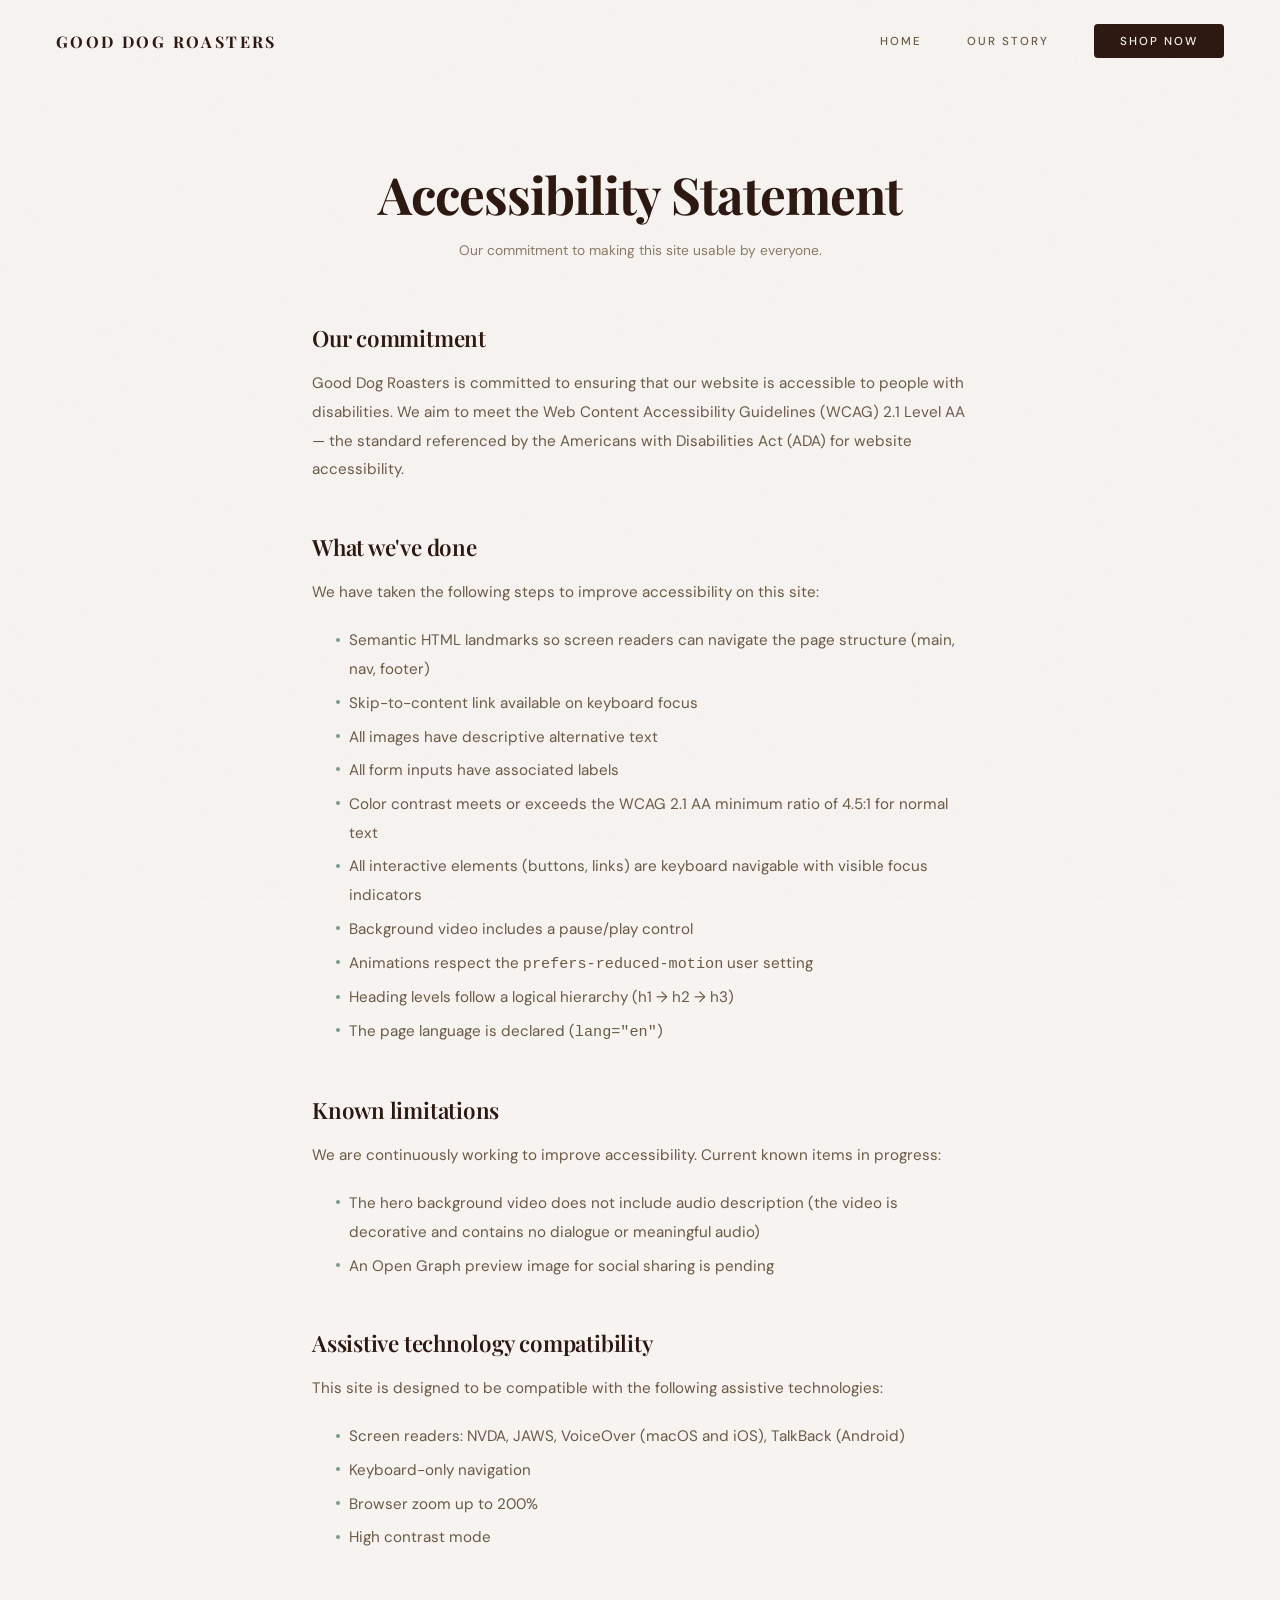
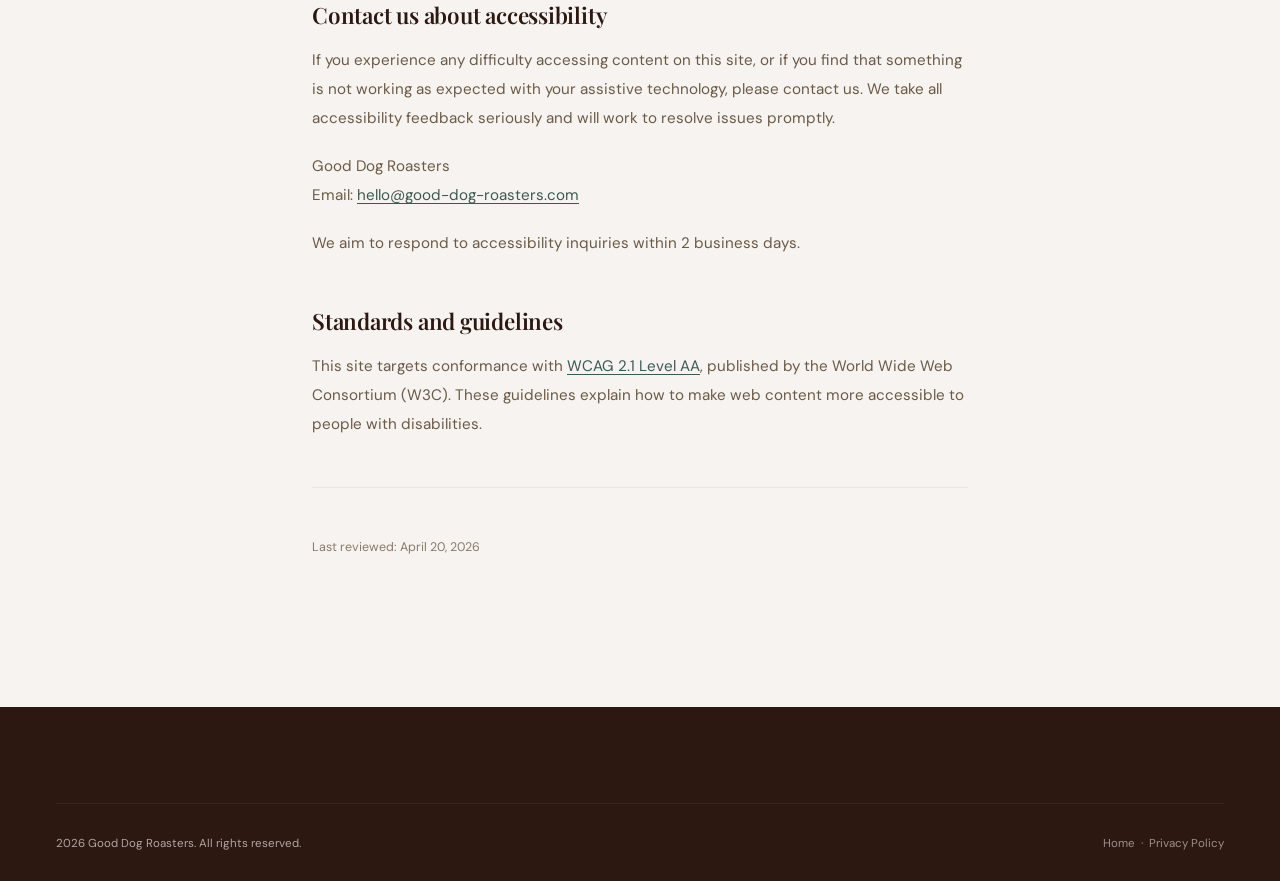
<file: accessibility.html>
<!DOCTYPE html>
<html lang="en">
<head>
<meta charset="UTF-8">
<meta name="viewport" content="width=device-width, initial-scale=1.0">
<title>Accessibility Statement — Good Dog Roasters</title>
<meta name="description" content="Good Dog Roasters accessibility statement. Our commitment to making this site usable by everyone.">
<meta name="robots" content="noindex, follow">
<link rel="canonical" href="https://good-dog-roasters.com/accessibility.html">
<meta property="og:title" content="Accessibility Statement — Good Dog Roasters">
<meta property="og:url" content="https://good-dog-roasters.com/accessibility.html">
<meta property="og:type" content="website">
<meta property="og:image" content="https://good-dog-roasters.com/assets/og-image.jpg">
<link rel="manifest" href="assets/site.webmanifest">
<!-- Favicon -->
<link rel="icon" type="image/x-icon" href="assets/favicon.ico">
<link rel="icon" type="image/png" sizes="32x32" href="assets/favicon-32x32.png">
<link rel="icon" type="image/png" sizes="16x16" href="assets/favicon-16x16.png">
<link rel="apple-touch-icon" sizes="180x180" href="assets/apple-touch-icon.png">
<meta name="theme-color" content="#2C1810">
<link rel="preconnect" href="https://fonts.googleapis.com">
<link href="https://fonts.googleapis.com/css2?family=Playfair+Display:ital,wght@0,400;0,500;0,600;0,700;0,800;1,400;1,500&family=DM+Sans:ital,wght@0,300;0,400;0,500;0,600;1,300;1,400&display=swap" rel="stylesheet">
<link rel="stylesheet" href="style.css">
</head>
<body>

<nav aria-label="Main navigation">
  <a href="index.html" class="n-logo">Good Dog Roasters</a>
  <div class="n-links">
    <a href="index.html">Home</a>
    <a href="index.html#story">Our Story</a>
    <a href="https://good-dog-roasters.myshopify.com" target="_blank" class="n-cta">Shop Now</a>
  </div>
</nav>

<main id="main">

<div class="policy-hero">
  <h1>Accessibility Statement</h1>
  <p>Our commitment to making this site usable by everyone.</p>
</div>

<div class="policy-content">

<h2>Our commitment</h2>
<p>Good Dog Roasters is committed to ensuring that our website is accessible to people with disabilities. We aim to meet the Web Content Accessibility Guidelines (WCAG) 2.1 Level AA — the standard referenced by the Americans with Disabilities Act (ADA) for website accessibility.</p>

<h2>What we've done</h2>
<p>We have taken the following steps to improve accessibility on this site:</p>
<ul>
  <li>Semantic HTML landmarks so screen readers can navigate the page structure (main, nav, footer)</li>
  <li>Skip-to-content link available on keyboard focus</li>
  <li>All images have descriptive alternative text</li>
  <li>All form inputs have associated labels</li>
  <li>Color contrast meets or exceeds the WCAG 2.1 AA minimum ratio of 4.5:1 for normal text</li>
  <li>All interactive elements (buttons, links) are keyboard navigable with visible focus indicators</li>
  <li>Background video includes a pause/play control</li>
  <li>Animations respect the <code>prefers-reduced-motion</code> user setting</li>
  <li>Heading levels follow a logical hierarchy (h1 → h2 → h3)</li>
  <li>The page language is declared (<code>lang="en"</code>)</li>
</ul>

<h2>Known limitations</h2>
<p>We are continuously working to improve accessibility. Current known items in progress:</p>
<ul>
  <li>The hero background video does not include audio description (the video is decorative and contains no dialogue or meaningful audio)</li>
  <li>An Open Graph preview image for social sharing is pending</li>
</ul>

<h2>Assistive technology compatibility</h2>
<p>This site is designed to be compatible with the following assistive technologies:</p>
<ul>
  <li>Screen readers: NVDA, JAWS, VoiceOver (macOS and iOS), TalkBack (Android)</li>
  <li>Keyboard-only navigation</li>
  <li>Browser zoom up to 200%</li>
  <li>High contrast mode</li>
</ul>

<h2>Contact us about accessibility</h2>
<p>If you experience any difficulty accessing content on this site, or if you find that something is not working as expected with your assistive technology, please contact us. We take all accessibility feedback seriously and will work to resolve issues promptly.</p>
<p>Good Dog Roasters<br>
Email: <a href="mailto:hello@good-dog-roasters.com">hello@good-dog-roasters.com</a></p>
<p>We aim to respond to accessibility inquiries within 2 business days.</p>

<h2>Standards and guidelines</h2>
<p>This site targets conformance with <a href="https://www.w3.org/TR/WCAG21/" target="_blank" rel="noopener">WCAG 2.1 Level AA</a>, published by the World Wide Web Consortium (W3C). These guidelines explain how to make web content more accessible to people with disabilities.</p>

<p class="updated">Last reviewed: April 20, 2026</p>

</div>

</main>

<footer>
  <div class="f-bottom">
    <span>2026 Good Dog Roasters. All rights reserved.</span>
    <span><a href="index.html" class="f-privacy">Home</a> &nbsp;&middot;&nbsp; <a href="privacy.html" class="f-privacy">Privacy Policy</a></span>
  </div>
</footer>

</body>
</html>
</file>
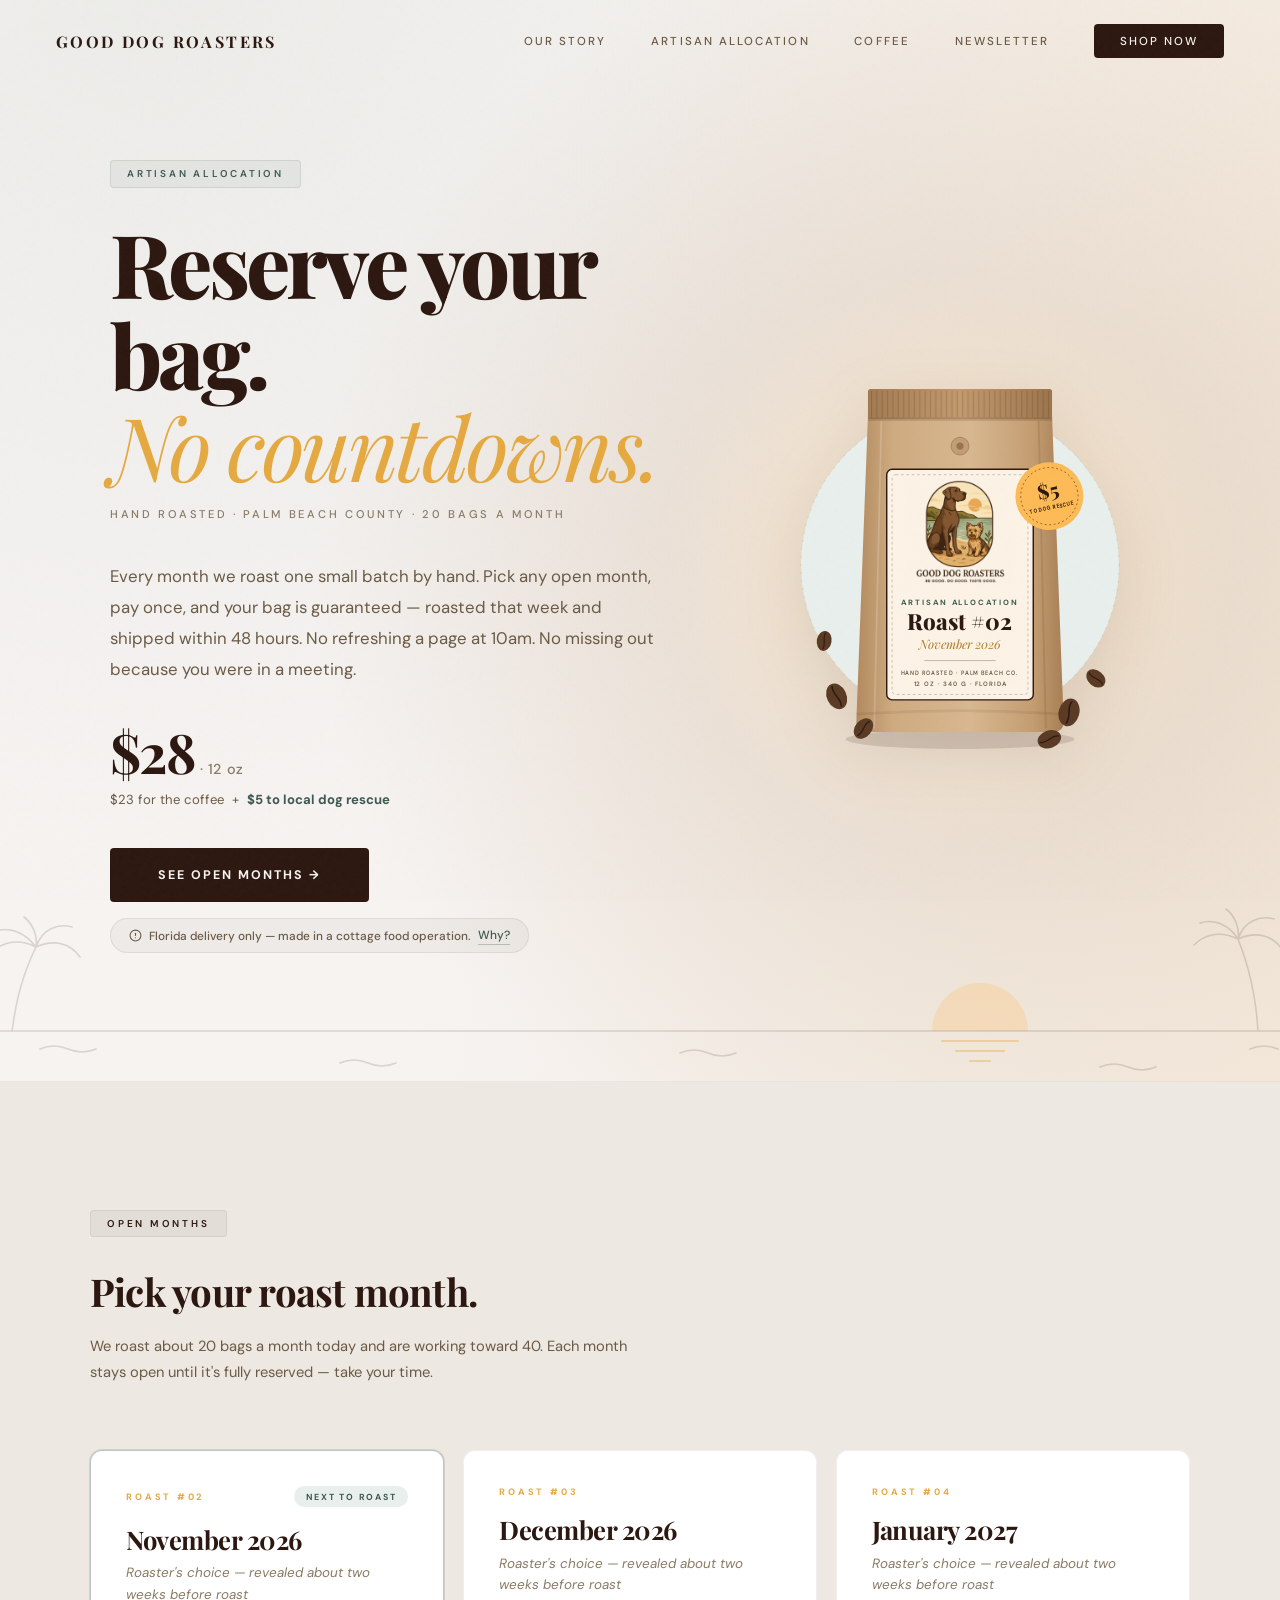
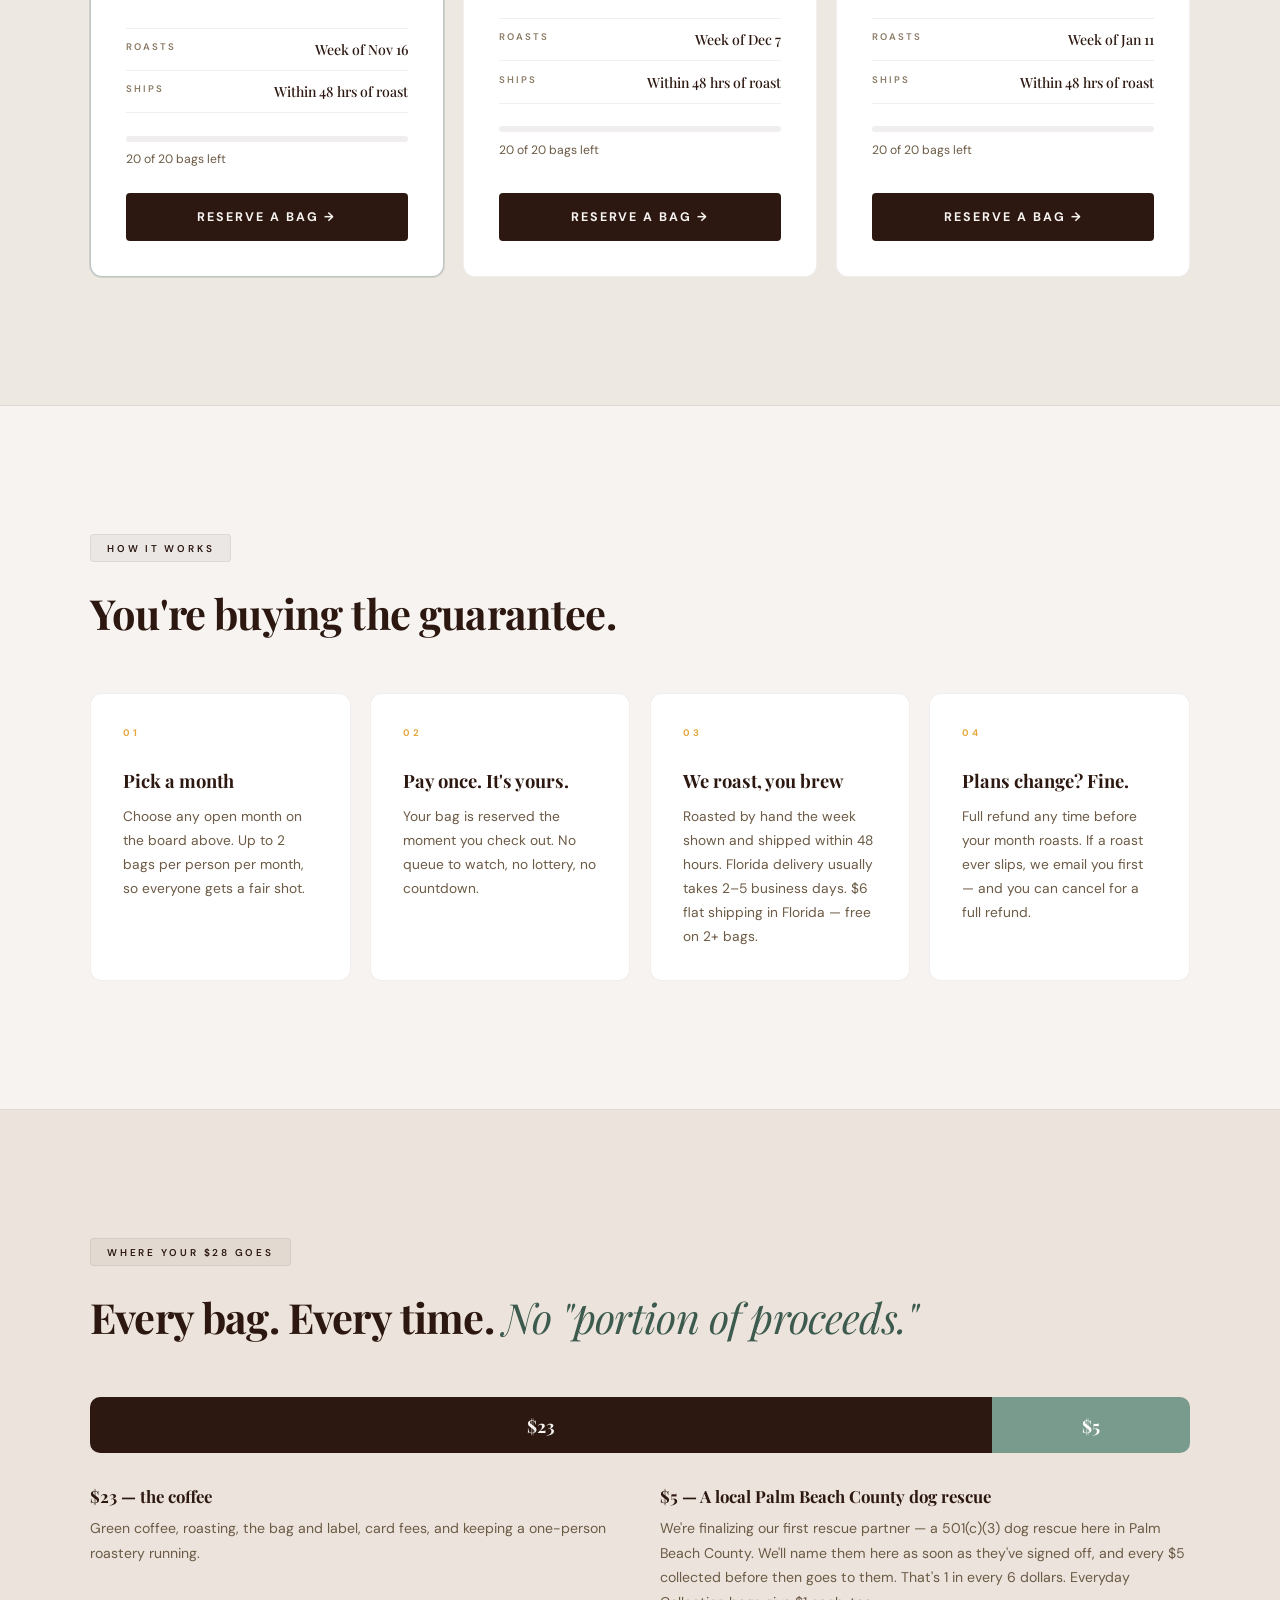
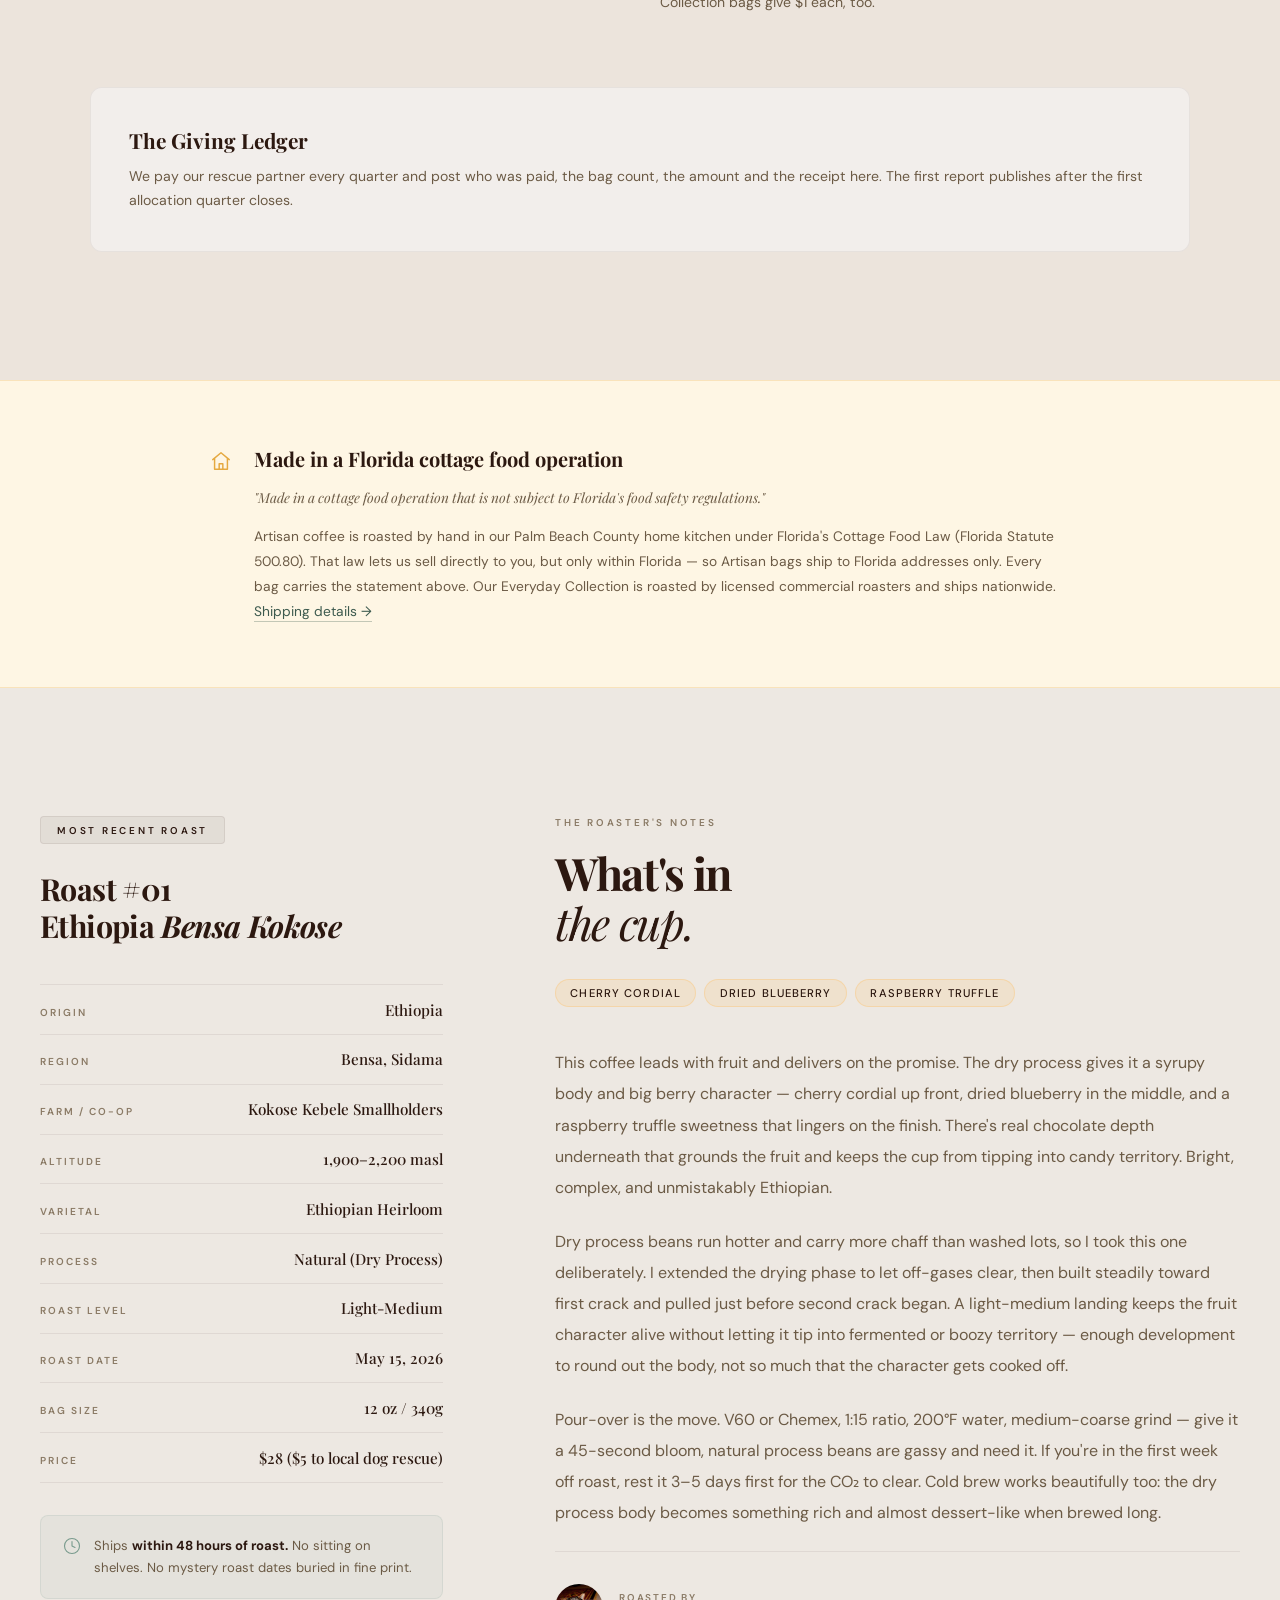
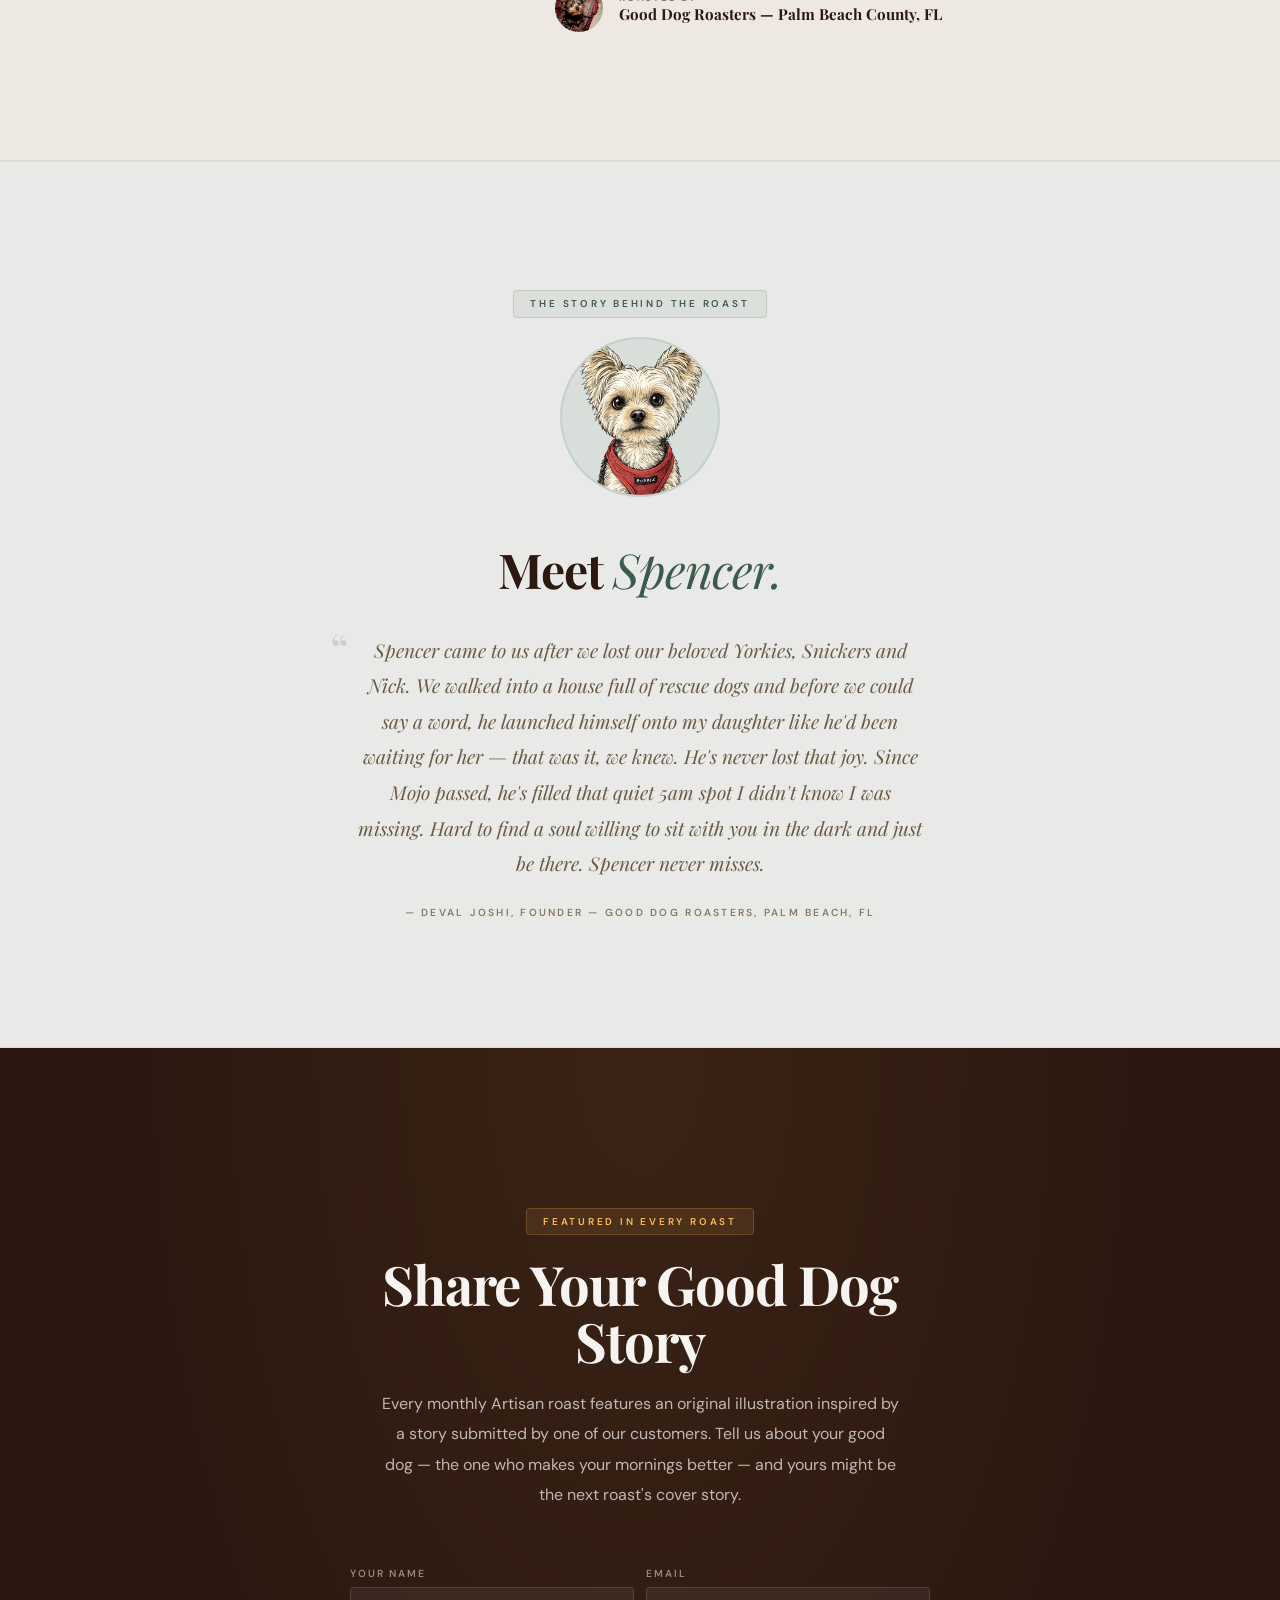
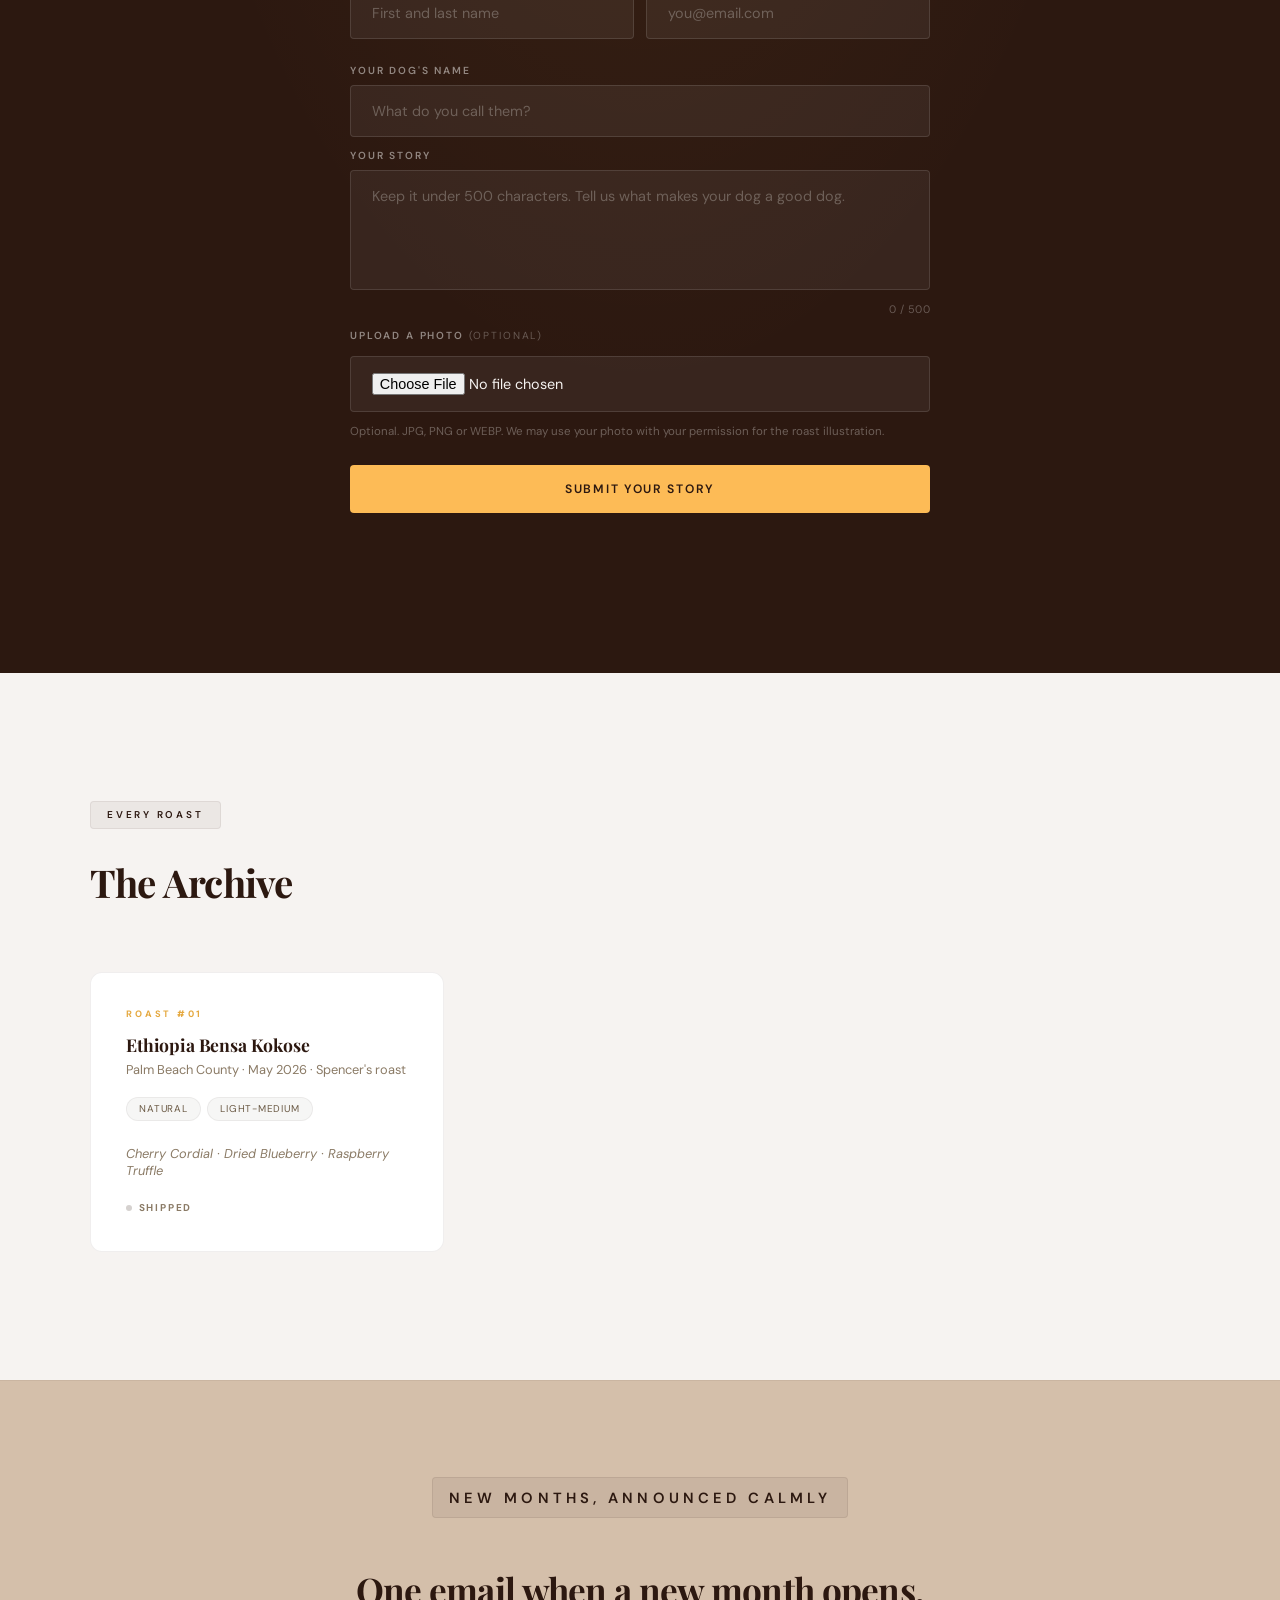
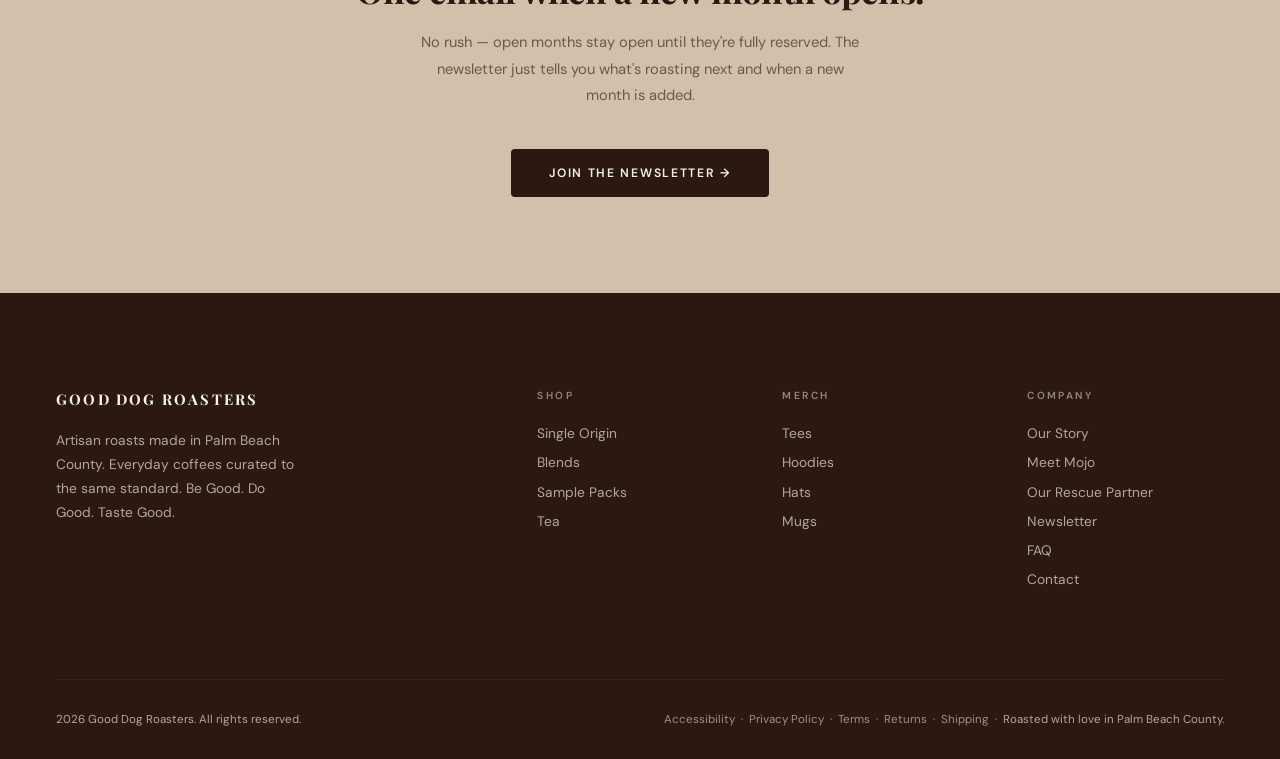
<file: drops.html>
<!DOCTYPE html>
<html lang="en">
<head>
<meta charset="UTF-8">
<meta name="viewport" content="width=device-width, initial-scale=1.0">
<title>Artisan Allocation — Good Dog Roasters</title>
<meta name="description" content="Reserve a bag of small-batch coffee hand-roasted in Palm Beach County, FL. Pick a month, pay once, and it's yours — roasted that week, shipped within 48 hours. $5 from every bag goes to local dog rescue.">
<meta name="robots" content="index, follow">
<link rel="canonical" href="https://good-dog-roasters.com/drops.html">

<link rel="icon" type="image/x-icon" href="assets/favicon.ico">
<link rel="icon" type="image/png" sizes="32x32" href="assets/favicon-32x32.png">
<link rel="apple-touch-icon" sizes="180x180" href="assets/apple-touch-icon.png">
<link rel="manifest" href="assets/site.webmanifest">
<meta name="theme-color" content="#2C1810">

<link rel="preconnect" href="https://fonts.googleapis.com">
<link href="https://fonts.googleapis.com/css2?family=Playfair+Display:ital,wght@0,400;0,500;0,600;0,700;0,800;1,400;1,500&family=DM+Sans:ital,wght@0,300;0,400;0,500;0,600;1,300;1,400&display=swap" rel="stylesheet">
<link rel="stylesheet" href="style.css">

</head>
<body>

<a href="#main" class="skip-link">Skip to main content</a>

<nav id="nav" aria-label="Main navigation">
  <a href="index.html" class="n-logo">Good Dog Roasters</a>
  <div class="n-links">
    <a href="index.html#story">Our Story</a>
    <a href="drops.html">Artisan Allocation</a>
    <a href="index.html#coffee">Coffee</a>
    <a href="index.html#waitlist">Newsletter</a>
    <a href="https://good-dog-roasters.myshopify.com" target="_blank" class="n-cta">Shop Now</a>
  </div>
</nav>

<main id="main">

<!-- ═══ HERO ═══ -->
<section class="drop-hero has-art">
  <!-- Palm Beach horizon — faint line art along the bottom of the hero -->
  <svg class="drop-horizon" viewBox="0 0 1440 200" preserveAspectRatio="xMidYMax slice" aria-hidden="true" focusable="false">
    <g class="hz-sun">
      <path d="M1012 150 A48 48 0 0 1 1108 150 Z"/>
      <path class="hz-glint" d="M1022 160 H1098 M1036 170 H1084 M1050 180 H1070" fill="none"/>
    </g>
    <g class="hz-line" fill="none">
      <path d="M0 150 H1440"/>
      <path d="M120 168 q14 -6 28 0 t28 0 M420 182 q14 -6 28 0 t28 0 M760 172 q14 -6 28 0 t28 0 M1180 186 q14 -6 28 0 t28 0 M1330 168 q14 -6 28 0"/>
      <!-- palms -->
      <path d="M92 150 C96 120 102 95 116 66"/>
      <path d="M116 66 C100 58 84 60 70 72 M116 66 C104 50 88 46 76 50 M116 66 C122 48 138 42 152 46 M116 66 C134 58 150 62 160 76 M116 66 C118 54 112 42 104 36"/>
      <path d="M1338 150 C1336 116 1330 88 1318 58"/>
      <path d="M1318 58 C1302 50 1286 52 1274 64 M1318 58 C1308 42 1292 38 1280 42 M1318 58 C1324 40 1340 34 1354 38 M1318 58 C1336 50 1352 54 1362 68 M1318 58 C1320 46 1314 34 1306 28"/>
      <path d="M1388 150 C1390 128 1394 110 1402 92"/>
      <path d="M1402 92 C1390 86 1378 88 1370 96 M1402 92 C1396 80 1384 78 1376 80 M1402 92 C1408 80 1420 76 1430 80 M1402 92 C1414 88 1424 92 1430 100"/>
    </g>
  </svg>
  <div class="drop-hero-inner">
  <div class="drop-hero-content">
    <p class="s-label drop-label">Artisan Allocation</p>
    <h1 class="drop-hero-name">Reserve your bag.<br><em>No countdowns.</em></h1>
    <p class="drop-roast-line">Hand Roasted · Palm Beach County · <span id="js-capacity-line"></span></p>
    <p class="alloc-lede">Every month we roast one small batch by hand. Pick any open month, pay once, and your bag is guaranteed — roasted that week and shipped within 48 hours. No refreshing a page at 10am. No missing out because you were in a meeting.</p>

    <div class="alloc-price">
      <div class="alloc-price-num">$<span id="js-price"></span><span class="alloc-price-size" id="js-bag-size"></span></div>
      <div class="alloc-price-split" id="js-price-split"></div>
    </div>

    <a href="#batches" class="drop-cta-btn">See Open Months &rarr;</a>
    <p class="drop-fl-notice">
      <svg width="13" height="13" viewBox="0 0 24 24" fill="none" stroke="currentColor" stroke-width="2" stroke-linecap="round" stroke-linejoin="round" aria-hidden="true"><circle cx="12" cy="12" r="10"/><line x1="12" y1="8" x2="12" y2="12"/><line x1="12" y1="16" x2="12.01" y2="16"/></svg>
      Florida delivery only — made in a cottage food operation. <a href="#cottage-food" class="drop-fl-link">Why?</a>
    </p>
  </div>
  <div class="drop-hero-art" id="js-hero-art"></div>
  </div>
</section>

<!-- ═══ OPEN MONTHS ═══ -->
<section class="alloc-board" id="batches">
  <div class="alloc-board-inner">
    <div class="drop-archive-header rv">
      <p class="s-label">Open Months</p>
      <h2>Pick your roast month.</h2>
      <p class="alloc-board-note" id="js-board-note"></p>
    </div>
    <div class="batch-grid" id="js-batches"></div>
  </div>
</section>

<!-- ═══ HOW IT WORKS ═══ -->
<section class="alloc-how">
  <div class="alloc-how-inner">
    <div class="rv">
      <p class="s-label">How It Works</p>
      <h2 class="alloc-how-title">You're buying the guarantee.</h2>
    </div>
    <div class="alloc-steps">
      <div class="alloc-step rv">
        <span class="origin-num">01</span>
        <h3>Pick a month</h3>
        <p id="js-step-limit"></p>
      </div>
      <div class="alloc-step rv d1">
        <span class="origin-num">02</span>
        <h3>Pay once. It's yours.</h3>
        <p>Your bag is reserved the moment you check out. No queue to watch, no lottery, no countdown.</p>
      </div>
      <div class="alloc-step rv d2">
        <span class="origin-num">03</span>
        <h3>We roast, you brew</h3>
        <p>Roasted by hand the week shown and shipped within 48 hours. Florida delivery usually takes 2–5 business days. <span id="js-step-shipping"></span></p>
      </div>
      <div class="alloc-step rv d3">
        <span class="origin-num">04</span>
        <h3>Plans change? Fine.</h3>
        <p>Full refund any time before your month roasts. If a roast ever slips, we email you first — and you can cancel for a full refund.</p>
      </div>
    </div>
  </div>
</section>

<!-- ═══ WHERE YOUR MONEY GOES ═══ -->
<section class="alloc-giving" id="giving">
  <div class="alloc-giving-inner">
    <div class="rv">
      <p class="s-label">Where Your $<span class="js-price"></span> Goes</p>
      <h2 class="alloc-how-title">Every bag. Every time. <em>No "portion of proceeds."</em></h2>
    </div>
    <div class="split-bar rv" id="js-split-bar" role="img"></div>
    <div class="split-legend rv">
      <div>
        <strong>$<span class="js-coffee-share"></span> — the coffee</strong>
        <p>Green coffee, roasting, the bag and label, card fees, and keeping a one-person roastery running.</p>
      </div>
      <div>
        <strong>$<span class="js-donation"></span> — <span id="js-charity-name"></span></strong>
        <p id="js-charity-desc"></p>
      </div>
    </div>

    <div class="ledger rv">
      <h3>The Giving Ledger</h3>
      <p class="ledger-note" id="js-ledger-note"></p>
      <div class="ledger-scroll">
        <table class="ledger-table" id="js-ledger"></table>
      </div>
    </div>
  </div>
</section>

<!-- ═══ COTTAGE FOOD NOTICE ═══ -->
<section class="cottage-notice" id="cottage-food" aria-labelledby="cottage-title">
  <div class="cottage-notice-inner rv">
    <svg width="22" height="22" viewBox="0 0 24 24" fill="none" stroke="currentColor" stroke-width="1.6" stroke-linecap="round" stroke-linejoin="round" aria-hidden="true"><path d="M3 10.5 12 3l9 7.5"/><path d="M5 9.5V21h14V9.5"/><path d="M10 21v-6h4v6"/></svg>
    <div>
      <h2 id="cottage-title">Made in a Florida cottage food operation</h2>
      <p class="cottage-statement">"Made in a cottage food operation that is not subject to Florida's food safety regulations."</p>
      <p>Artisan coffee is roasted by hand in our Palm Beach County home kitchen under Florida's Cottage Food Law (Florida Statute 500.80). That law lets us sell directly to you, but only within Florida — so Artisan bags ship to Florida addresses only. Every bag carries the statement above. Our Everyday Collection is roasted by licensed commercial roasters and ships nationwide. <a href="shipping.html" class="drop-fl-link">Shipping details &rarr;</a></p>
    </div>
  </div>
</section>

<!-- ═══ ROAST PROFILE ═══ -->
<section class="drop-profile">
  <div class="drop-profile-inner">
    <div class="drop-stats-panel rv">
      <div class="drop-stats-header">
        <p class="s-label" id="js-profile-label"></p>
        <h2 id="js-stats-heading"></h2>
      </div>
      <ul class="drop-stat-list" id="js-stat-list"></ul>
      <div class="drop-freshness">
        <svg width="18" height="18" viewBox="0 0 24 24" fill="none" stroke="currentColor" stroke-width="1.5" stroke-linecap="round" stroke-linejoin="round" aria-hidden="true"><circle cx="12" cy="12" r="10"/><polyline points="12 6 12 12 16 14"/></svg>
        <p>Ships <strong>within 48 hours of roast.</strong> No sitting on shelves. No mystery roast dates buried in fine print.</p>
      </div>
    </div>

    <div class="drop-notes-panel rv d1">
      <p class="drop-notes-eyebrow">The Roaster's Notes</p>
      <h2 class="drop-notes-title" id="js-notes-title"></h2>
      <div class="drop-tasting" id="js-tasting-notes"></div>
      <div class="drop-description" id="js-roaster-notes"></div>
      <div class="drop-roaster-sig">
        <img src="assets/mojo.jpg" alt="Mojo" onerror="this.style.display='none'">
        <div class="drop-roaster-sig-text">
          <span>Roasted by</span>
          <strong>Good Dog Roasters — Palm Beach County, FL</strong>
        </div>
      </div>
    </div>
  </div>
</section>

<!-- ═══ FEATURED STORY ═══ -->
<section class="drop-story-section">
  <div class="drop-story-inner rv">
    <p class="s-label">The Story Behind the Roast</p>
    <div class="drop-story-illus" id="js-story-illus">
      <div class="drop-story-illus-ph">
        <svg viewBox="0 0 24 24" fill="none" stroke="currentColor" stroke-width="1" aria-hidden="true"><rect x="3" y="3" width="18" height="18" rx="2"/><circle cx="8.5" cy="8.5" r="1.5"/><path d="M21 15l-5-5L5 21"/></svg>
      </div>
    </div>
    <h2 class="drop-story-dog" id="js-story-dog"></h2>
    <blockquote class="drop-story-quote" id="js-story-quote"></blockquote>
    <p class="drop-story-author" id="js-story-author"></p>
  </div>
</section>

<!-- ═══ SHARE YOUR STORY ═══ -->
<section class="dog-stories" id="share">
  <div class="rv">
    <p class="s-label">Featured in Every Roast</p>
    <h2 class="s-title">Share Your Good Dog Story</h2>
    <p class="s-body">Every monthly Artisan roast features an original illustration inspired by a story submitted by one of our customers. Tell us about your good dog — the one who makes your mornings better — and yours might be the next roast's cover story.</p>
  </div>
  <form class="story-form rv d1" name="good-dog-story" data-netlify="true" data-netlify-honeypot="bot-field" id="story-form" onsubmit="handleStoryForm(event)">
    <input type="hidden" name="form-name" value="good-dog-story">
    <p style="display:none"><label>Don't fill this out: <input name="bot-field"></label></p>
    <div class="story-form-row">
      <div class="story-form-field">
        <label for="story-name">Your Name</label>
        <input type="text" id="story-name" name="name" placeholder="First and last name" required>
      </div>
      <div class="story-form-field">
        <label for="story-email">Email</label>
        <input type="email" id="story-email" name="email" placeholder="you@email.com" required>
      </div>
    </div>
    <div class="story-form-field">
      <label for="story-dog">Your Dog's Name</label>
      <input type="text" id="story-dog" name="dog_name" placeholder="What do you call them?" required>
    </div>
    <div class="story-form-field">
      <label for="story-text">Your Story</label>
      <textarea id="story-text" name="story" maxlength="500" placeholder="Keep it under 500 characters. Tell us what makes your dog a good dog." required></textarea>
      <div class="story-char-row"><span class="story-char" id="story-char-count">0 / 500</span></div>
    </div>
    <div class="story-form-field">
      <label class="story-file-label" for="story-photo">Upload a Photo <span style="font-weight:400;opacity:.6">(optional)</span></label>
      <input type="file" id="story-photo" name="photo" accept="image/*">
      <span class="story-file-note">Optional. JPG, PNG or WEBP. We may use your photo with your permission for the roast illustration.</span>
    </div>
    <button type="submit" class="btn-submit">Submit Your Story</button>
  </form>
  <div class="story-success rv" id="story-success">
    Thank you. We read every story.<br>If yours inspires a roast, we'll be in touch.
  </div>
</section>

<!-- ═══ ARCHIVE ═══ -->
<section class="drop-archive">
  <div class="drop-archive-inner">
    <div class="drop-archive-header rv">
      <p class="s-label">Every Roast</p>
      <h2>The Archive</h2>
    </div>
    <div class="drop-archive-grid" id="js-archive"></div>
  </div>
</section>

<!-- ═══ NOTIFY ═══ -->
<section class="drop-notify">
  <div class="rv">
    <p class="s-label">New Months, Announced Calmly</p>
    <h2>One email when a new month opens.</h2>
    <p>No rush — open months stay open until they're fully reserved. The newsletter just tells you what's roasting next and when a new month is added.</p>
    <a href="index.html#waitlist" class="btn btn-dark">Join the Newsletter &rarr;</a>
  </div>
</section>

<!-- ═══ FOOTER ═══ -->
<footer>
  <div class="f-top">
    <div class="f-brand"><span class="n-logo">Good Dog Roasters</span><p>Artisan roasts made in Palm Beach County. Everyday coffees curated to the same standard. Be Good. Do Good. Taste Good.</p></div>
    <div class="f-col"><h4>Shop</h4><a href="https://good-dog-roasters.myshopify.com/collections/single-origin" target="_blank">Single Origin</a><a href="https://good-dog-roasters.myshopify.com/collections/blends" target="_blank">Blends</a><a href="https://good-dog-roasters.myshopify.com/collections/sample-packs" target="_blank">Sample Packs</a><a href="https://good-dog-roasters.myshopify.com/collections/tea" target="_blank">Tea</a></div>
    <div class="f-col"><h4>Merch</h4><a href="https://good-dog-roasters.myshopify.com/collections/tees" target="_blank">Tees</a><a href="https://good-dog-roasters.myshopify.com/collections/hoodies-sweatshirts" target="_blank">Hoodies</a><a href="https://good-dog-roasters.myshopify.com/collections/hats-caps" target="_blank">Hats</a><a href="https://good-dog-roasters.myshopify.com/collections/mugs" target="_blank">Mugs</a></div>
    <div class="f-col"><h4>Company</h4><a href="index.html#story">Our Story</a><a href="index.html#mojo">Meet Mojo</a><a href="drops.html#giving">Our Rescue Partner</a><a href="index.html#waitlist">Newsletter</a><a href="faq.html">FAQ</a><a href="https://good-dog-roasters.myshopify.com/pages/contact" target="_blank">Contact</a></div>
  </div>
  <div class="f-bottom"><span>2026 Good Dog Roasters. All rights reserved.</span><span><a href="accessibility.html" class="f-privacy">Accessibility</a> &nbsp;&middot;&nbsp; <a href="privacy.html" class="f-privacy">Privacy Policy</a> &nbsp;&middot;&nbsp; <a href="terms.html" class="f-privacy">Terms</a> &nbsp;&middot;&nbsp; <a href="returns.html" class="f-privacy">Returns</a> &nbsp;&middot;&nbsp; <a href="shipping.html" class="f-privacy">Shipping</a> &nbsp;&middot;&nbsp; Roasted with love in Palm Beach County.</span></div>
</footer>

</main>

<!-- Load config first, then page logic -->
<script src="drops-config.js"></script>
<script src="bag-graphic.js"></script>
<script>
const n=document.getElementById('nav');
window.addEventListener('scroll',()=>n.classList.toggle('scrolled',window.scrollY>50),{passive:true});
const obs=new IntersectionObserver(e=>{e.forEach(e=>{if(e.isIntersecting)e.target.classList.add('v')})},{threshold:.1,rootMargin:'0px 0px -40px 0px'});

const P = DROP_CONFIG.pricing;
const C = DROP_CONFIG.partner;
const B = DROP_CONFIG.batches;
const D = DROP_CONFIG.profile;
const $ = id => document.getElementById(id);
const setAll = (sel, val) => document.querySelectorAll(sel).forEach(el => el.textContent = val);

// ── Hero & pricing ──────────────────────────────────────────────────────────
const capacity = B.length ? B[0].capacity : 20;
$('js-capacity-line').textContent = capacity + ' bags a month';
$('js-price').textContent         = P.price;
$('js-bag-size').textContent      = ' · ' + P.bagSize.split(' / ')[0];
$('js-price-split').innerHTML     = '$' + P.coffeeShare + ' for the coffee &nbsp;+&nbsp; <strong>$' + P.donation + ' to ' + C.short + '</strong>';
setAll('.js-price', P.price);
setAll('.js-coffee-share', P.coffeeShare);
setAll('.js-donation', P.donation);

$('js-step-limit').textContent    = 'Choose any open month on the board above. Up to ' + P.perCustomerLimit + ' bags per person per month, so everyone gets a fair shot.';
$('js-step-shipping').textContent = '$' + P.shipping + ' flat shipping in Florida — free on ' + P.freeShippingBags + '+ bags.';

// ── Open months board ───────────────────────────────────────────────────────
$('js-board-note').textContent = 'We roast about ' + capacity + ' bags a month today and are working toward 40. Each month stays open until it\'s fully reserved — take your time.';

// Hero bag art — label shows the next month with bags left
function renderHeroArt(){
  const b = DROP_CONFIG.nextOpen;
  $('js-hero-art').innerHTML = b
    ? bagGraphic({ number: b.number, month: b.month, stamp: '$' + P.donation })
    : bagGraphic({ title: 'Monthly Roast', subtitle: 'New months soon', stamp: '$' + P.donation });
}
renderHeroArt();

function renderBatches(){
$('js-batches').innerHTML = B.length ? B.map((b,i)=>{
  const left = Math.max(b.capacity - b.claimed, 0);
  const full = left === 0;
  const isNext = DROP_CONFIG.nextOpen === b;
  const pct = Math.min(100, Math.round(b.claimed / b.capacity * 100));
  return `
    <div class="batch-card rv${i>0?' d'+Math.min(i,4):''}${full?' is-full':''}${isNext?' is-next':''}">
      <div class="batch-top">
        <span class="archive-card-num">Roast #${b.number}</span>
        ${isNext?'<span class="batch-tag">Next to roast</span>':''}
      </div>
      <div class="batch-month">${b.month}</div>
      <div class="batch-coffee">${b.coffee || 'Roaster\'s choice — revealed about two weeks before roast'}</div>
      <ul class="batch-meta">
        <li><span>Roasts</span><strong>${b.roastWeek}</strong></li>
        <li><span>Ships</span><strong>Within 48 hrs of roast</strong></li>
      </ul>
      <div class="batch-bar" role="progressbar" aria-valuemin="0" aria-valuemax="${b.capacity}" aria-valuenow="${b.claimed}" aria-label="${b.claimed} of ${b.capacity} bags reserved"><span style="width:${pct}%"></span></div>
      <p class="batch-left">${full ? 'Fully reserved' : left + ' of ' + b.capacity + ' bags left'}</p>
      ${full
        ? '<span class="batch-full">This month is full — pick another</span>'
        : `<a href="${b.shopifyUrl}" class="drop-cta-btn batch-cta">Reserve a Bag &rarr;</a>`}
    </div>`;
}).join('') : '<div class="archive-empty">New months are being scheduled. Join the newsletter to hear when they open.</div>';
document.querySelectorAll('#js-batches .rv').forEach(el=>obs.observe(el));
}
renderBatches();
DROP_CONFIG.refreshLive().then(ok => {
  if(!ok) return;
  const shown = document.querySelector('#js-batches .rv.v');   // already revealed? don't replay the animation
  renderBatches();
  renderHeroArt();
  if(shown) document.querySelectorAll('#js-batches .rv').forEach(el=>el.classList.add('v'));
});

// ── Giving split + ledger ───────────────────────────────────────────────────
const coffeePct = Math.round(P.coffeeShare / P.price * 100);
$('js-split-bar').setAttribute('aria-label', '$' + P.coffeeShare + ' of each $' + P.price + ' bag covers the coffee; $' + P.donation + ' goes to ' + C.name);
$('js-split-bar').innerHTML =
  `<span class="split-coffee" style="width:${coffeePct}%">$${P.coffeeShare}</span><span class="split-give" style="width:${100-coffeePct}%">$${P.donation}</span>`;
$('js-charity-name').innerHTML = C.url
  ? `<a href="${C.url}" class="drop-fl-link" target="_blank" rel="noopener">${C.name}</a>`
  : C.name.charAt(0).toUpperCase() + C.name.slice(1);
$('js-charity-desc').textContent = C.about + ' That\'s 1 in every ' + Math.round(P.price / P.donation) + ' dollars. Everyday Collection bags give $' + P.everydayDonation + ' each, too.';

const L = DROP_CONFIG.ledger;
if(L.length){
  const total = L.reduce((s,r)=>s + r.donated, 0);
  $('js-ledger-note').textContent = 'We pay our rescue partner every quarter and post the receipt here. $' + total.toLocaleString() + ' given so far.';
  $('js-ledger').innerHTML =
    '<thead><tr><th>Quarter</th><th>Paid to</th><th>Artisan bags</th><th>Everyday bags</th><th>Donated</th><th>Paid</th><th>Receipt</th></tr></thead><tbody>' +
    L.map(r=>`<tr><td>${r.period}</td><td>${r.recipient}</td><td>${r.artisanBags} × $${P.donation}</td><td>${r.everydayBags} × $${P.everydayDonation}</td><td><strong>$${r.donated.toLocaleString()}</strong></td><td>${r.paidOn}</td><td>${r.receiptUrl?`<a href="${r.receiptUrl}" class="drop-fl-link" target="_blank" rel="noopener">View</a>`:'—'}</td></tr>`).join('') +
    '</tbody>';
} else {
  $('js-ledger-note').textContent = 'We pay our rescue partner every quarter and post who was paid, the bag count, the amount and the receipt here. The first report publishes after the first allocation quarter closes.';
  $('js-ledger').remove();
}

// ── Roast profile ───────────────────────────────────────────────────────────
$('js-profile-label').textContent = DROP_CONFIG.profileLabel;
$('js-stats-heading').innerHTML   = 'Roast #' + D.number + '<br>' + D.name + ' <em>' + D.nameAccent + '</em>';
$('js-notes-title').innerHTML     = 'What\'s in<br><em>the cup.</em>';
const statRows = [
  ['Origin',      D.origin],
  ['Region',      D.region],
  ['Farm / Co-op',D.farm],
  ['Altitude',    D.altitude],
  ['Varietal',    D.varietal],
  ['Process',     D.process],
  ['Roast Level', D.roastLevel],
  ['Roast Date',  D.roastDate],
  ['Bag Size',    P.bagSize],
  ['Price',       '$' + P.price + ' ($' + P.donation + ' to ' + C.short + ')'],
];
$('js-stat-list').innerHTML = statRows.map(([k,v])=>
  `<li><span class="drop-stat-key">${k}</span><span class="drop-stat-val">${v}</span></li>`
).join('');
$('js-tasting-notes').innerHTML = D.tastingNotes.map(t=>`<span class="drop-tasting-note">${t}</span>`).join('');
$('js-roaster-notes').innerHTML = D.roasterNotes.map(p=>`<p>${p}</p>`).join('');

// Story
$('js-story-dog').innerHTML        = 'Meet <em>' + D.dogName + '.</em>';
$('js-story-quote').textContent    = D.storyQuote;
$('js-story-author').textContent   = '— ' + D.storyAuthor + ', ' + D.storyCity;
if(D.illustrationSrc){
  $('js-story-illus').innerHTML =
    `<img src="${D.illustrationSrc}" alt="${D.dogName} — the Good Dog behind Roast #${D.number}" loading="lazy">`;
}

// ── Archive ─────────────────────────────────────────────────────────────────
const A = DROP_CONFIG.archive;
$('js-archive').innerHTML = A.length ? A.map((a,i)=>`
  <div class="archive-card rv${i>0?' d'+Math.min(i,4):''}">
    <div class="archive-card-num">Roast #${a.number}</div>
    <div class="archive-card-name">${a.name}</div>
    <div class="archive-card-sub">Palm Beach County · ${a.date}${a.dogName?' · '+a.dogName+'\'s roast':''}</div>
    <div class="archive-card-tags">${a.tags.map(t=>`<span class="archive-card-tag">${t}</span>`).join('')}</div>
    <div class="archive-card-sub" style="margin-bottom:1rem;font-style:italic">${a.tastingNotes}</div>
    <span class="archive-sold">Shipped</span>
  </div>`
).join('') : '<div class="archive-empty">Past roasts will appear here once they ship.</div>';

document.querySelectorAll('.rv').forEach(el=>obs.observe(el));

// Story form — character counter + Netlify submission
(function(){
  const ta=$('story-text');
  const counter=$('story-char-count');
  if(ta&&counter){
    ta.addEventListener('input',function(){
      const len=this.value.length;
      counter.textContent=len+' / 500';
      counter.classList.toggle('warn',len>=450);
    });
  }
})();

function handleStoryForm(e){
  e.preventDefault();
  const form=e.target,btn=form.querySelector('.btn-submit');
  btn.textContent='Sending...';btn.style.pointerEvents='none';
  fetch('/',{method:'POST',headers:{'Content-Type':'application/x-www-form-urlencoded'},body:new URLSearchParams(new FormData(form)).toString()})
    .then(()=>{
      form.style.display='none';
      const success=$('story-success');
      success.style.display='block';
      success.classList.add('v');
    })
    .catch(()=>{
      btn.textContent='Try again';
      btn.style.pointerEvents='auto';
    });
}
</script>

</body>
</html>
</file>
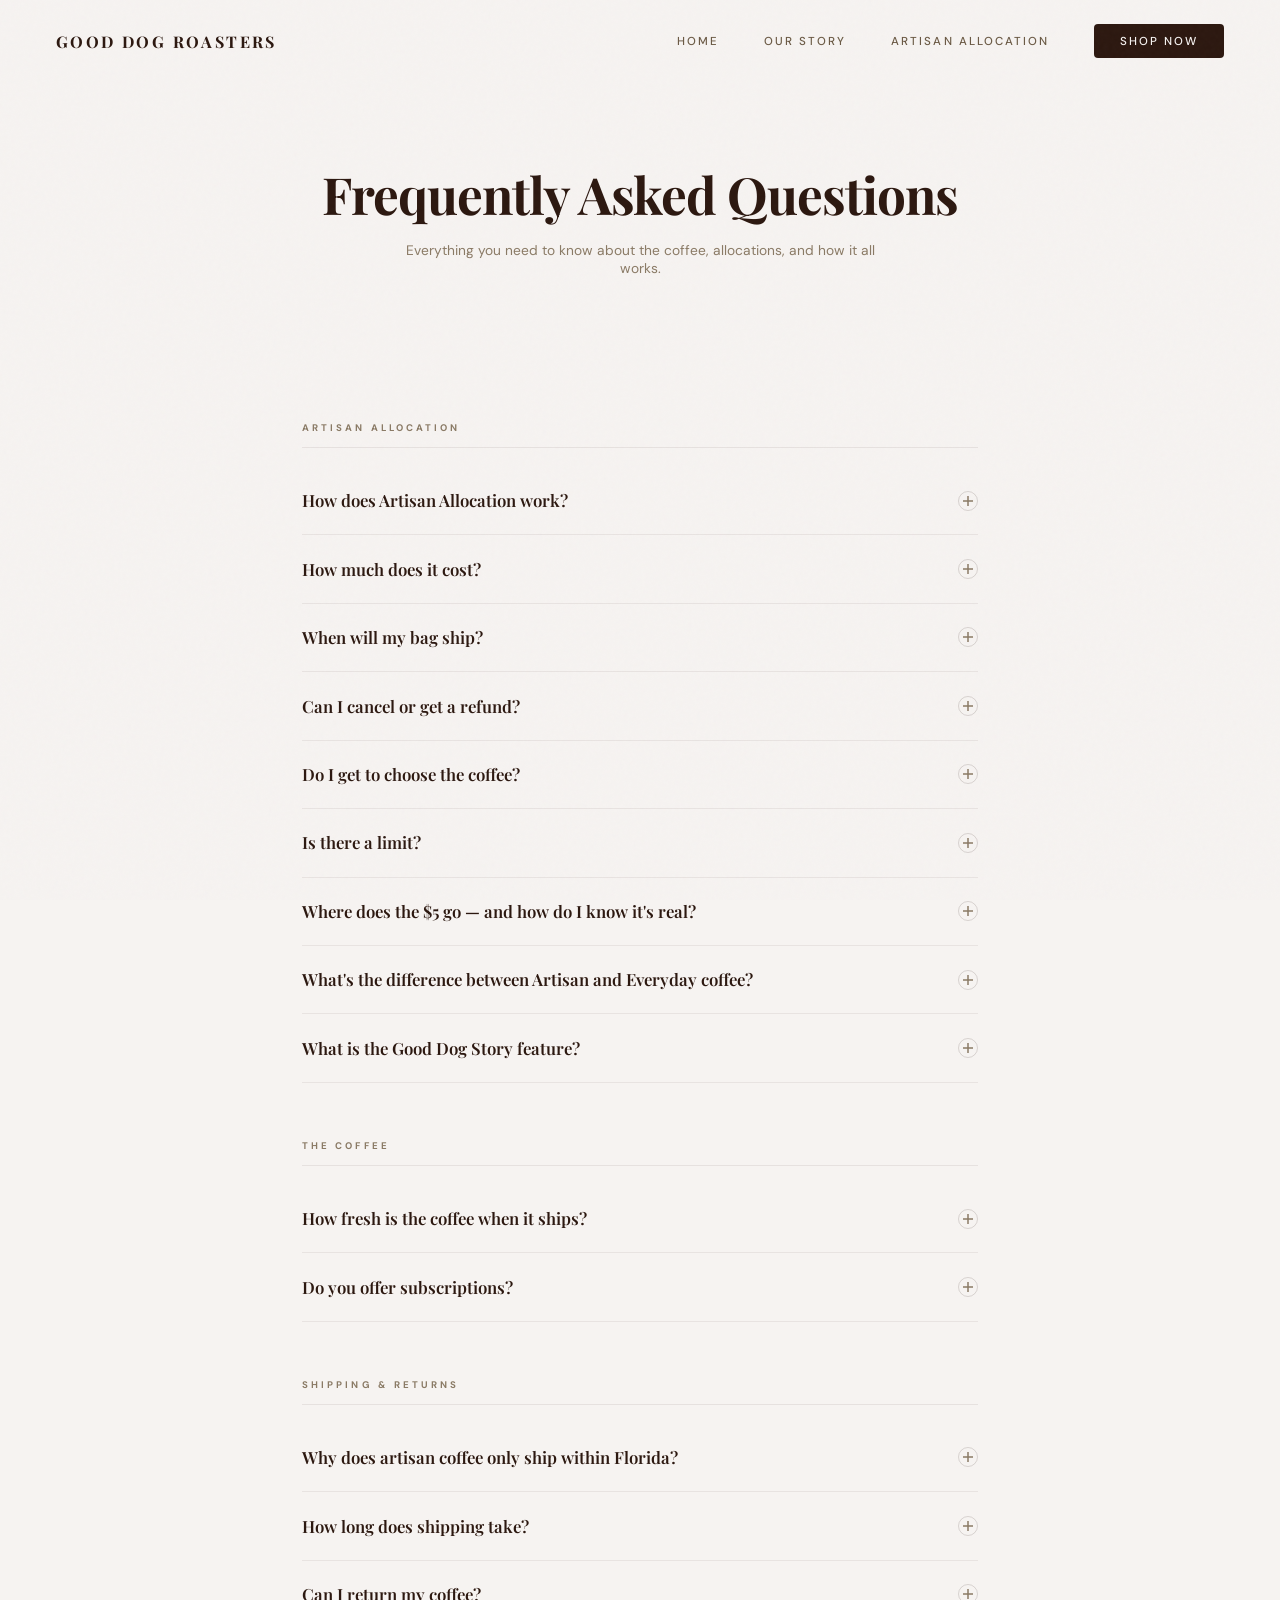
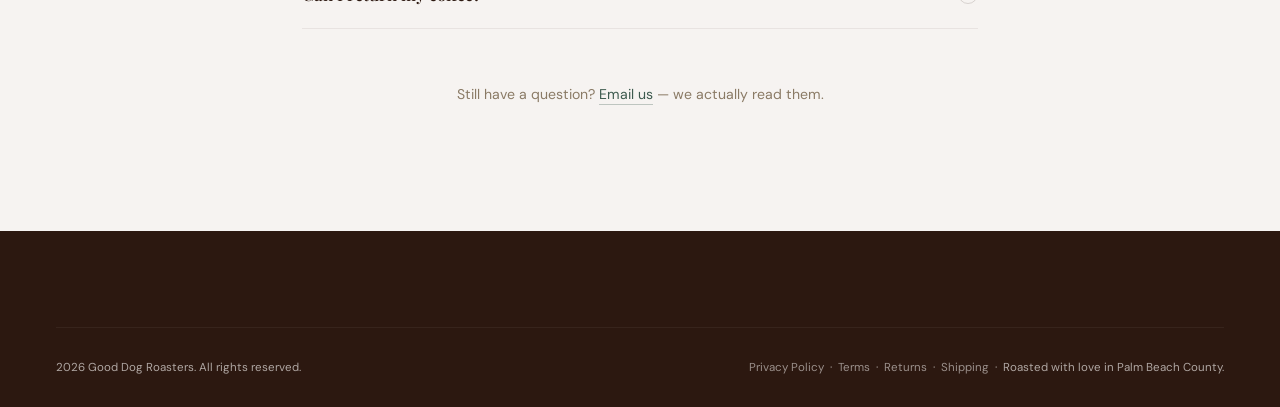
<file: faq.html>
<!DOCTYPE html>
<html lang="en">
<head>
<meta charset="UTF-8">
<meta name="viewport" content="width=device-width, initial-scale=1.0">
<title>FAQ — Good Dog Roasters</title>
<meta name="description" content="Frequently asked questions about Good Dog Roasters — Artisan Allocation, shipping, freshness, returns, and more.">
<meta name="robots" content="index, follow">
<link rel="canonical" href="https://good-dog-roasters.com/faq.html">
<meta property="og:title" content="FAQ — Good Dog Roasters">
<meta property="og:url" content="https://good-dog-roasters.com/faq.html">
<meta property="og:type" content="website">
<meta property="og:image" content="https://good-dog-roasters.com/assets/og-image.jpg">
<link rel="manifest" href="assets/site.webmanifest">
<link rel="icon" type="image/x-icon" href="assets/favicon.ico">
<link rel="icon" type="image/png" sizes="32x32" href="assets/favicon-32x32.png">
<link rel="icon" type="image/png" sizes="16x16" href="assets/favicon-16x16.png">
<link rel="apple-touch-icon" sizes="180x180" href="assets/apple-touch-icon.png">
<meta name="theme-color" content="#2C1810">
<link rel="preconnect" href="https://fonts.googleapis.com">
<link href="https://fonts.googleapis.com/css2?family=Playfair+Display:ital,wght@0,400;0,500;0,600;0,700;0,800;1,400;1,500&family=DM+Sans:ital,wght@0,300;0,400;0,500;0,600;1,300;1,400&display=swap" rel="stylesheet">
<link rel="stylesheet" href="style.css">
<style>
.faq-wrap{max-width:740px;margin:0 auto;padding:5rem 2rem 8rem}
.faq-group{margin-bottom:3.5rem}
.faq-group-label{font-size:.6rem;font-weight:700;letter-spacing:.32em;text-transform:uppercase;color:var(--brown-light);margin-bottom:1.2rem;padding-bottom:.8rem;border-bottom:1px solid rgba(44,24,16,.08)}
.faq-item{border-bottom:1px solid rgba(44,24,16,.07)}
.faq-q{width:100%;background:none;border:none;text-align:left;padding:1.4rem 0;cursor:pointer;display:flex;justify-content:space-between;align-items:center;gap:2rem;font-family:var(--display);font-size:1.05rem;font-weight:600;color:var(--espresso);line-height:1.35}
.faq-q:hover{color:var(--sage-deep)}
.faq-icon{flex-shrink:0;width:20px;height:20px;border-radius:50%;border:1px solid rgba(44,24,16,.15);display:flex;align-items:center;justify-content:center;transition:all .35s var(--ease);color:var(--brown-light)}
.faq-item.open .faq-icon{background:var(--sage-deep);border-color:var(--sage-deep);color:var(--cream);transform:rotate(45deg)}
.faq-a{max-height:0;overflow:hidden;transition:max-height .4s var(--ease)}
.faq-a-inner{padding:0 0 1.6rem;font-size:.95rem;line-height:1.9;color:var(--brown)}
.faq-a-inner p{margin-bottom:.9rem}
.faq-a-inner p:last-child{margin-bottom:0}
.faq-a-inner a{color:var(--sage-deep);text-decoration:none;border-bottom:1px solid rgba(61,90,78,.3);padding-bottom:1px;transition:border-color .3s}
.faq-a-inner a:hover{border-bottom-color:var(--sage-deep)}
.faq-a-inner strong{color:var(--espresso)}
</style>
</head>
<body>

<nav aria-label="Main navigation">
  <a href="index.html" class="n-logo">Good Dog Roasters</a>
  <div class="n-links">
    <a href="index.html">Home</a>
    <a href="index.html#story">Our Story</a>
    <a href="drops.html">Artisan Allocation</a>
    <a href="https://good-dog-roasters.myshopify.com" target="_blank" class="n-cta">Shop Now</a>
  </div>
</nav>

<div class="policy-hero">
  <h1>Frequently Asked Questions</h1>
  <p>Everything you need to know about the coffee, allocations, and how it all works.</p>
</div>

<div class="faq-wrap">

  <!-- GROUP: ARTISAN ALLOCATION -->
  <div class="faq-group">
    <p class="faq-group-label">Artisan Allocation</p>

    <div class="faq-item">
      <button class="faq-q" aria-expanded="false">
        How does Artisan Allocation work?
        <span class="faq-icon" aria-hidden="true">
          <svg width="10" height="10" viewBox="0 0 10 10" fill="none"><line x1="5" y1="0" x2="5" y2="10" stroke="currentColor" stroke-width="1.5"/><line x1="0" y1="5" x2="10" y2="5" stroke="currentColor" stroke-width="1.5"/></svg>
        </span>
      </button>
      <div class="faq-a" role="region">
        <div class="faq-a-inner">
          <p>Every month we hand-roast one small batch in Palm Beach County — about 20 bags today, growing toward 40. Instead of a timed drop you have to race for, each month opens in advance and stays open until it's fully reserved.</p>
          <p>Pick any open month on the <a href="drops.html#batches">Artisan Allocation page</a>, pay once, and your bag is guaranteed. We roast it the week shown and ship within 48 hours. No countdowns, no lottery, no refreshing a page at 10am.</p>
        </div>
      </div>
    </div>

    <div class="faq-item">
      <button class="faq-q" aria-expanded="false">
        How much does it cost?
        <span class="faq-icon" aria-hidden="true">
          <svg width="10" height="10" viewBox="0 0 10 10" fill="none"><line x1="5" y1="0" x2="5" y2="10" stroke="currentColor" stroke-width="1.5"/><line x1="0" y1="5" x2="10" y2="5" stroke="currentColor" stroke-width="1.5"/></svg>
        </span>
      </button>
      <div class="faq-a" role="region">
        <div class="faq-a-inner">
          <p><strong>$28 for a 12 oz bag.</strong> $23 covers the coffee — green beans, roasting, the bag, card fees, and keeping a one-person roastery running. <strong>$5 goes to our rescue partner, a local Palm Beach County dog rescue.</strong></p>
          <p>Shipping is a $6 flat rate within Florida, and free when you reserve 2 or more bags.</p>
        </div>
      </div>
    </div>

    <div class="faq-item">
      <button class="faq-q" aria-expanded="false">
        When will my bag ship?
        <span class="faq-icon" aria-hidden="true">
          <svg width="10" height="10" viewBox="0 0 10 10" fill="none"><line x1="5" y1="0" x2="5" y2="10" stroke="currentColor" stroke-width="1.5"/><line x1="0" y1="5" x2="10" y2="5" stroke="currentColor" stroke-width="1.5"/></svg>
        </span>
      </button>
      <div class="faq-a" role="region">
        <div class="faq-a-inner">
          <p>Each month shows its roast week (for example, "Week of Dec 7"). Your bag ships within 48 hours of that roast, and Florida delivery usually takes 2–5 business days. You'll get an email with tracking when it ships.</p>
          <p>If a roast ever has to move, we'll email you before the original date with the new date — and you can cancel for a full refund.</p>
        </div>
      </div>
    </div>

    <div class="faq-item">
      <button class="faq-q" aria-expanded="false">
        Can I cancel or get a refund?
        <span class="faq-icon" aria-hidden="true">
          <svg width="10" height="10" viewBox="0 0 10 10" fill="none"><line x1="5" y1="0" x2="5" y2="10" stroke="currentColor" stroke-width="1.5"/><line x1="0" y1="5" x2="10" y2="5" stroke="currentColor" stroke-width="1.5"/></svg>
        </span>
      </button>
      <div class="faq-a" role="region">
        <div class="faq-a-inner">
          <p>Yes. You can cancel for a full refund any time before your month is roasted — just email <a href="mailto:hello@good-dog-roasters.com">hello@good-dog-roasters.com</a> with your order number. Once a bag is roasted for you it's perishable, so after that our normal <a href="returns.html">return policy</a> applies.</p>
        </div>
      </div>
    </div>

    <div class="faq-item">
      <button class="faq-q" aria-expanded="false">
        Do I get to choose the coffee?
        <span class="faq-icon" aria-hidden="true">
          <svg width="10" height="10" viewBox="0 0 10 10" fill="none"><line x1="5" y1="0" x2="5" y2="10" stroke="currentColor" stroke-width="1.5"/><line x1="0" y1="5" x2="10" y2="5" stroke="currentColor" stroke-width="1.5"/></svg>
        </span>
      </button>
      <div class="faq-a" role="region">
        <div class="faq-a-inner">
          <p>You're reserving the roast, not a specific bean. Each month's coffee is the roaster's choice, announced with its full tasting profile about two weeks before roast. If it's not for you, cancel before roast for a full refund or move your bag to another month.</p>
        </div>
      </div>
    </div>

    <div class="faq-item">
      <button class="faq-q" aria-expanded="false">
        Is there a limit?
        <span class="faq-icon" aria-hidden="true">
          <svg width="10" height="10" viewBox="0 0 10 10" fill="none"><line x1="5" y1="0" x2="5" y2="10" stroke="currentColor" stroke-width="1.5"/><line x1="0" y1="5" x2="10" y2="5" stroke="currentColor" stroke-width="1.5"/></svg>
        </span>
      </button>
      <div class="faq-a" role="region">
        <div class="faq-a-inner">
          <p>Up to 2 bags per person per month, so one order can't take a whole batch. Want more? Reserve bags across multiple months.</p>
        </div>
      </div>
    </div>

    <div class="faq-item">
      <button class="faq-q" aria-expanded="false">
        Where does the $5 go — and how do I know it's real?
        <span class="faq-icon" aria-hidden="true">
          <svg width="10" height="10" viewBox="0 0 10 10" fill="none"><line x1="5" y1="0" x2="5" y2="10" stroke="currentColor" stroke-width="1.5"/><line x1="0" y1="5" x2="10" y2="5" stroke="currentColor" stroke-width="1.5"/></svg>
        </span>
      </button>
      <div class="faq-a" role="region">
        <div class="faq-a-inner">
          <p>Every Artisan bag sends a fixed $5 to our current rescue partner, a 501(c)(3) animal rescue here in Palm Beach County. Every Everyday Collection bag sends $1. Our partner is named on the <a href="drops.html#giving">Artisan Allocation page</a>.</p>
          <p>We pay our partner every quarter and post who was paid, the bag count, amount, date paid, and receipt in the <a href="drops.html#giving">Giving Ledger</a>. No "portion of proceeds" — a number you can check.</p>
          <p>Over time we plan to support several local animal charities, rotating partners. Each partner gets at least 60 days' notice before a change and is paid in full for every bag sold during their time with us.</p>
        </div>
      </div>
    </div>

    <div class="faq-item">
      <button class="faq-q" aria-expanded="false">
        What's the difference between Artisan and Everyday coffee?
        <span class="faq-icon" aria-hidden="true">
          <svg width="10" height="10" viewBox="0 0 10 10" fill="none"><line x1="5" y1="0" x2="5" y2="10" stroke="currentColor" stroke-width="1.5"/><line x1="0" y1="5" x2="10" y2="5" stroke="currentColor" stroke-width="1.5"/></svg>
        </span>
      </button>
      <div class="faq-a" role="region">
        <div class="faq-a-inner">
          <p><strong>Artisan Collection:</strong> Roasted by us, by hand, in small batches in Palm Beach County. Reserved by month, ships within 48 hours of roast. Florida only.</p>
          <p><strong>Everyday Collection:</strong> Curated single origins, blends, teas, and sample packs fulfilled by a licensed commercial roaster. Always in stock, ships nationwide. This is the coffee we stand behind every day — it just isn't roasted in our kitchen.</p>
        </div>
      </div>
    </div>

    <div class="faq-item">
      <button class="faq-q" aria-expanded="false">
        What is the Good Dog Story feature?
        <span class="faq-icon" aria-hidden="true">
          <svg width="10" height="10" viewBox="0 0 10 10" fill="none"><line x1="5" y1="0" x2="5" y2="10" stroke="currentColor" stroke-width="1.5"/><line x1="0" y1="5" x2="10" y2="5" stroke="currentColor" stroke-width="1.5"/></svg>
        </span>
      </button>
      <div class="faq-a" role="region">
        <div class="faq-a-inner">
          <p>Every monthly Artisan roast is inspired by a real dog story submitted by one of our customers. The featured story appears on the Artisan page — and eventually on the bag illustration.</p>
          <p>You can <a href="drops.html#share">submit your story here</a>. Tell us about your good dog — what makes them yours — in 500 characters or less. If your story inspires a roast, we'll reach out before publishing anything.</p>
        </div>
      </div>
    </div>

  </div>

  <!-- GROUP: FRESHNESS & COFFEE -->
  <div class="faq-group">
    <p class="faq-group-label">The Coffee</p>

    <div class="faq-item">
      <button class="faq-q" aria-expanded="false">
        How fresh is the coffee when it ships?
        <span class="faq-icon" aria-hidden="true">
          <svg width="10" height="10" viewBox="0 0 10 10" fill="none"><line x1="5" y1="0" x2="5" y2="10" stroke="currentColor" stroke-width="1.5"/><line x1="0" y1="5" x2="10" y2="5" stroke="currentColor" stroke-width="1.5"/></svg>
        </span>
      </button>
      <div class="faq-a" role="region">
        <div class="faq-a-inner">
          <p><strong>Artisan Collection:</strong> We roast your month's batch and ship within 48 hours. No sitting on shelves. No mystery roast dates buried in fine print. The roast date is on every bag.</p>
          <p><strong>Everyday Collection:</strong> Roasted and fulfilled by our commercial partner. Roast dates vary — we recommend brewing within 2–4 weeks of receipt for best flavor.</p>
        </div>
      </div>
    </div>

    <div class="faq-item">
      <button class="faq-q" aria-expanded="false">
        Do you offer subscriptions?
        <span class="faq-icon" aria-hidden="true">
          <svg width="10" height="10" viewBox="0 0 10 10" fill="none"><line x1="5" y1="0" x2="5" y2="10" stroke="currentColor" stroke-width="1.5"/><line x1="0" y1="5" x2="10" y2="5" stroke="currentColor" stroke-width="1.5"/></svg>
        </span>
      </button>
      <div class="faq-a" role="region">
        <div class="faq-a-inner">
          <p>Not a traditional subscription yet — but Artisan Allocation gets close. You can reserve bags in each open month (up to three months ahead), so you're never without coffee. Our Everyday Collection is always in stock if you need something in between.</p>
        </div>
      </div>
    </div>

  </div>

  <!-- GROUP: SHIPPING & RETURNS -->
  <div class="faq-group">
    <p class="faq-group-label">Shipping &amp; Returns</p>

    <div class="faq-item">
      <button class="faq-q" aria-expanded="false">
        Why does artisan coffee only ship within Florida?
        <span class="faq-icon" aria-hidden="true">
          <svg width="10" height="10" viewBox="0 0 10 10" fill="none"><line x1="5" y1="0" x2="5" y2="10" stroke="currentColor" stroke-width="1.5"/><line x1="0" y1="5" x2="10" y2="5" stroke="currentColor" stroke-width="1.5"/></svg>
        </span>
      </button>
      <div class="faq-a" role="region">
        <div class="faq-a-inner">
          <p>Our artisan roasts are made in our Palm Beach County kitchen. Under Florida's Cottage Food Law (Florida Statute 500.80), home-roasted food products can only be sold directly to consumers within Florida — interstate shipping isn't permitted under this exemption.</p>
          <p>Our Everyday Collection ships to all 50 states. As our artisan operation grows and we obtain a commercial food establishment license, we'll open artisan shipping nationwide — newsletter subscribers will hear first. See our full <a href="shipping.html">Shipping Policy</a> for details.</p>
        </div>
      </div>
    </div>

    <div class="faq-item">
      <button class="faq-q" aria-expanded="false">
        How long does shipping take?
        <span class="faq-icon" aria-hidden="true">
          <svg width="10" height="10" viewBox="0 0 10 10" fill="none"><line x1="5" y1="0" x2="5" y2="10" stroke="currentColor" stroke-width="1.5"/><line x1="0" y1="5" x2="10" y2="5" stroke="currentColor" stroke-width="1.5"/></svg>
        </span>
      </button>
      <div class="faq-a" role="region">
        <div class="faq-a-inner">
          <p><strong>Artisan Collection:</strong> Ships within 48 hours of your month's roast. Delivery within Florida is typically 2–5 business days.</p>
          <p><strong>Everyday Collection:</strong> Processed within 1–3 business days, delivered in 3–7 business days depending on your location. You'll receive a tracking number as soon as your order ships.</p>
        </div>
      </div>
    </div>

    <div class="faq-item">
      <button class="faq-q" aria-expanded="false">
        Can I return my coffee?
        <span class="faq-icon" aria-hidden="true">
          <svg width="10" height="10" viewBox="0 0 10 10" fill="none"><line x1="5" y1="0" x2="5" y2="10" stroke="currentColor" stroke-width="1.5"/><line x1="0" y1="5" x2="10" y2="5" stroke="currentColor" stroke-width="1.5"/></svg>
        </span>
      </button>
      <div class="faq-a" role="region">
        <div class="faq-a-inner">
          <p>Coffee is a perishable product, so all sales are final — we can't accept returns for taste preference. That said, if your order arrived damaged, defective, or incorrect, we'll make it right. Email us at <a href="mailto:hello@good-dog-roasters.com">hello@good-dog-roasters.com</a> within 7 days of delivery with a photo and your order number.</p>
          <p>See our full <a href="returns.html">Return &amp; Refund Policy</a> for everything we cover.</p>
        </div>
      </div>
    </div>

  </div>

  <p style="font-size:.88rem;color:var(--brown-light);text-align:center;margin-top:2rem">Still have a question? <a href="mailto:hello@good-dog-roasters.com" style="color:var(--sage-deep);text-decoration:none;border-bottom:1px solid rgba(61,90,78,.3);padding-bottom:1px">Email us</a> — we actually read them.</p>

</div>

<footer>
  <div class="f-bottom">
    <span>2026 Good Dog Roasters. All rights reserved.</span>
    <span>
      <a href="privacy.html" class="f-privacy">Privacy Policy</a>
      &nbsp;&middot;&nbsp;
      <a href="terms.html" class="f-privacy">Terms</a>
      &nbsp;&middot;&nbsp;
      <a href="returns.html" class="f-privacy">Returns</a>
      &nbsp;&middot;&nbsp;
      <a href="shipping.html" class="f-privacy">Shipping</a>
      &nbsp;&middot;&nbsp;
      Roasted with love in Palm Beach County.
    </span>
  </div>
</footer>

<script>
document.querySelectorAll('.faq-q').forEach(btn => {
  btn.addEventListener('click', () => {
    const item = btn.closest('.faq-item');
    const answer = item.querySelector('.faq-a');
    const isOpen = item.classList.contains('open');

    // Close all
    document.querySelectorAll('.faq-item.open').forEach(openItem => {
      openItem.classList.remove('open');
      openItem.querySelector('.faq-a').style.maxHeight = '0';
      openItem.querySelector('.faq-q').setAttribute('aria-expanded', 'false');
    });

    // Open clicked if it was closed
    if (!isOpen) {
      item.classList.add('open');
      answer.style.maxHeight = answer.scrollHeight + 'px';
      btn.setAttribute('aria-expanded', 'true');
    }
  });
});
</script>

</body>
</html>
</file>
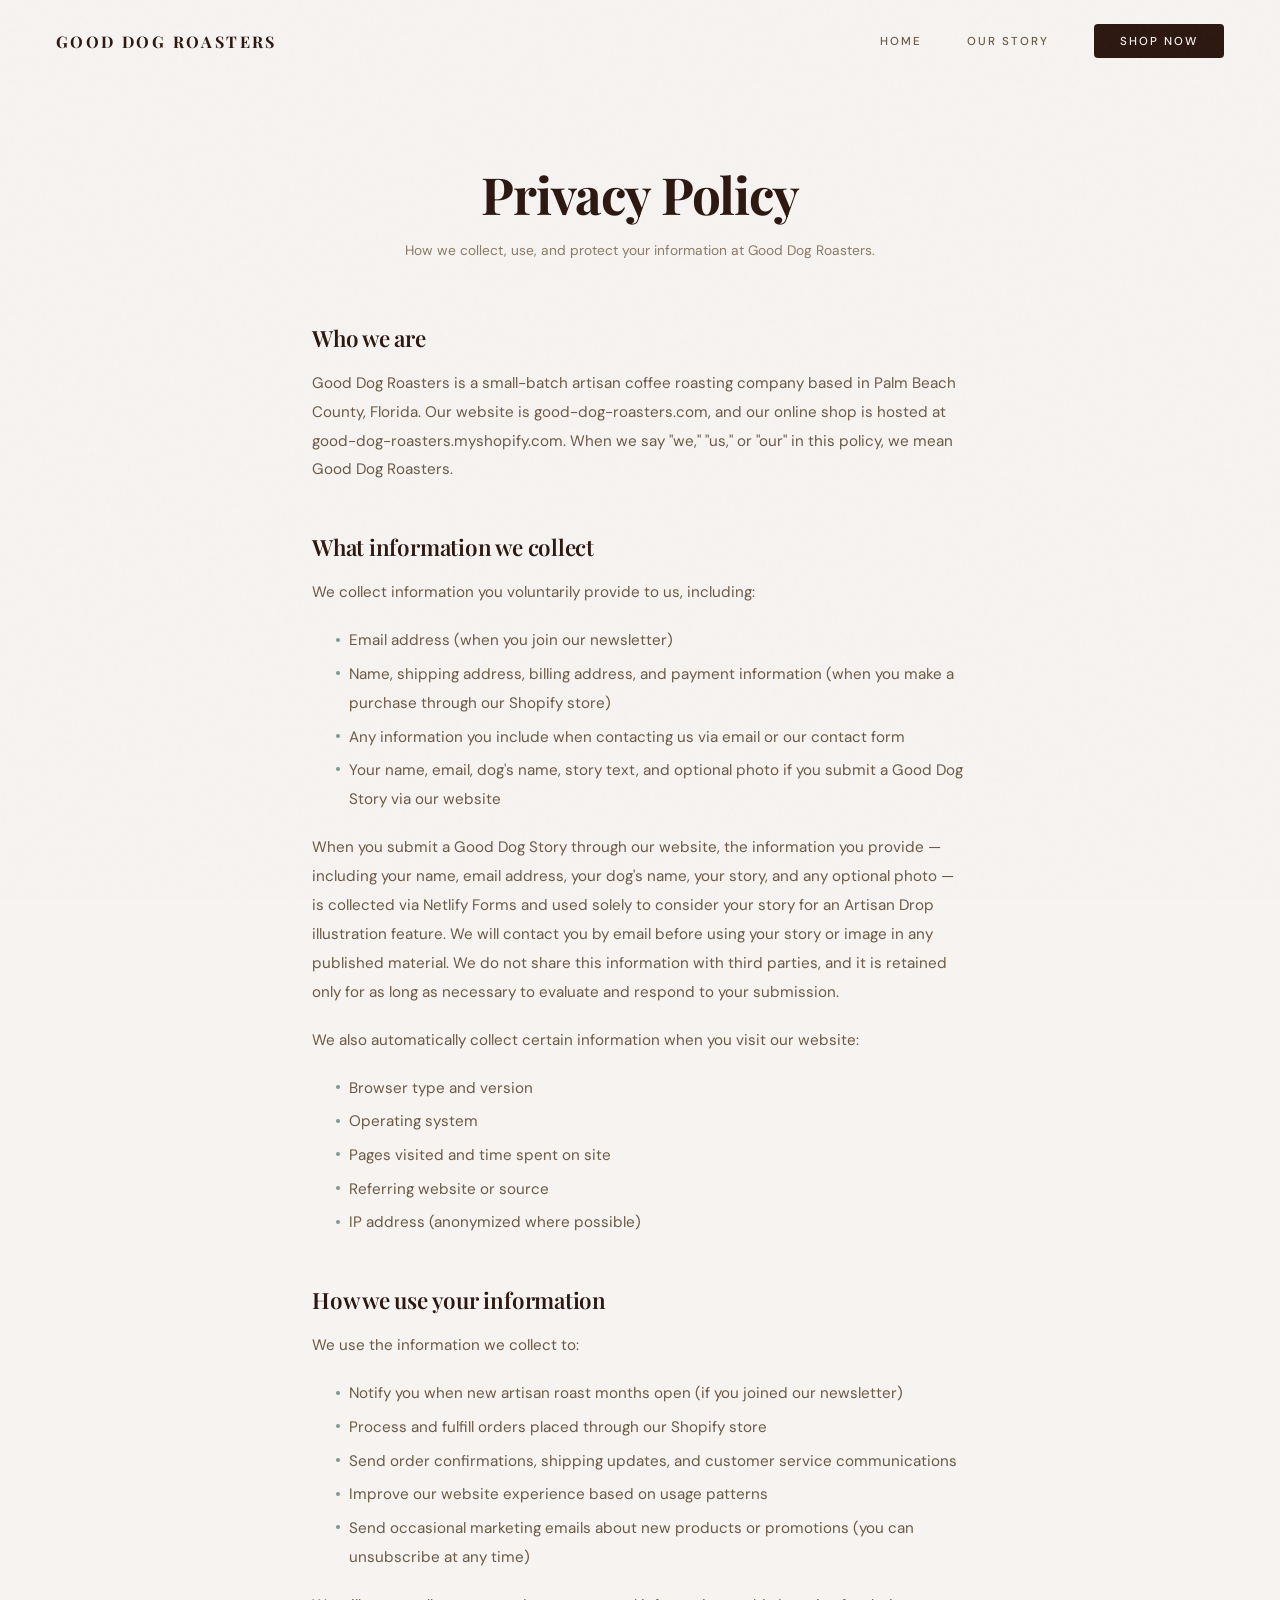
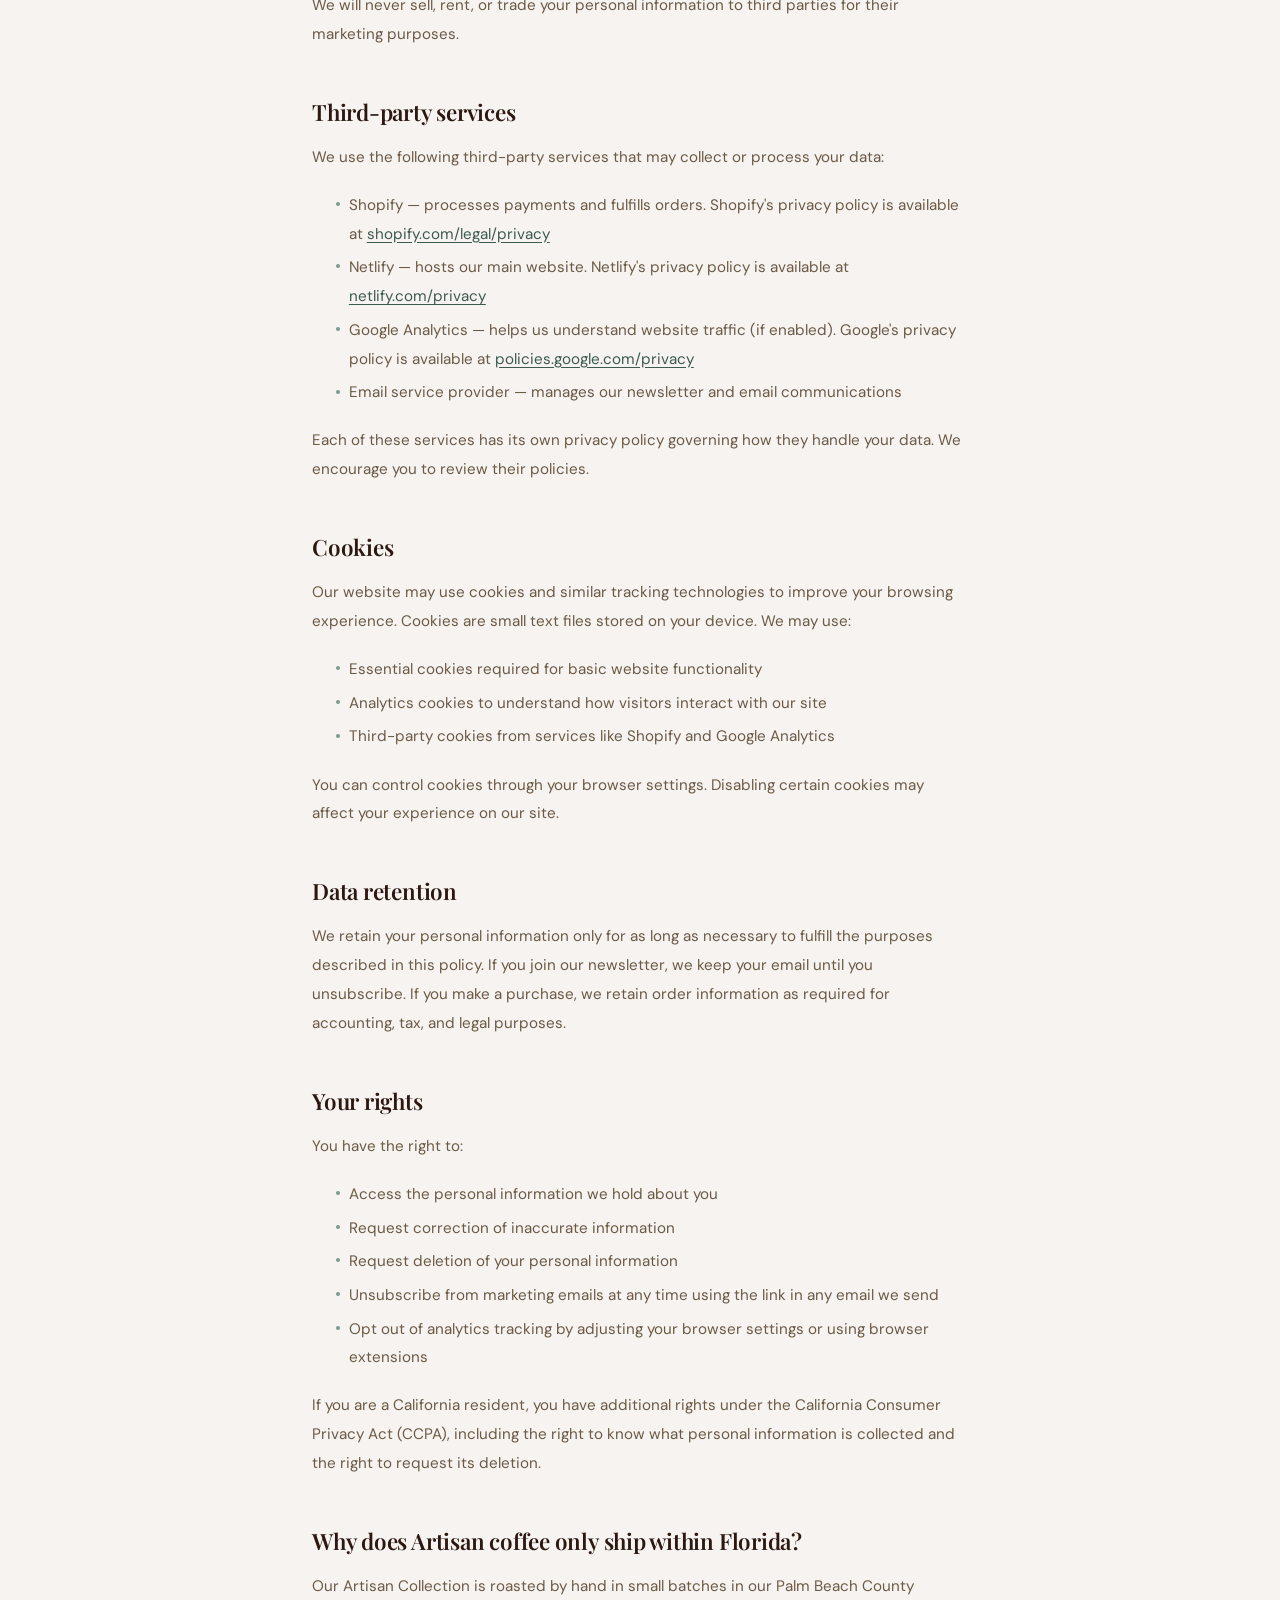
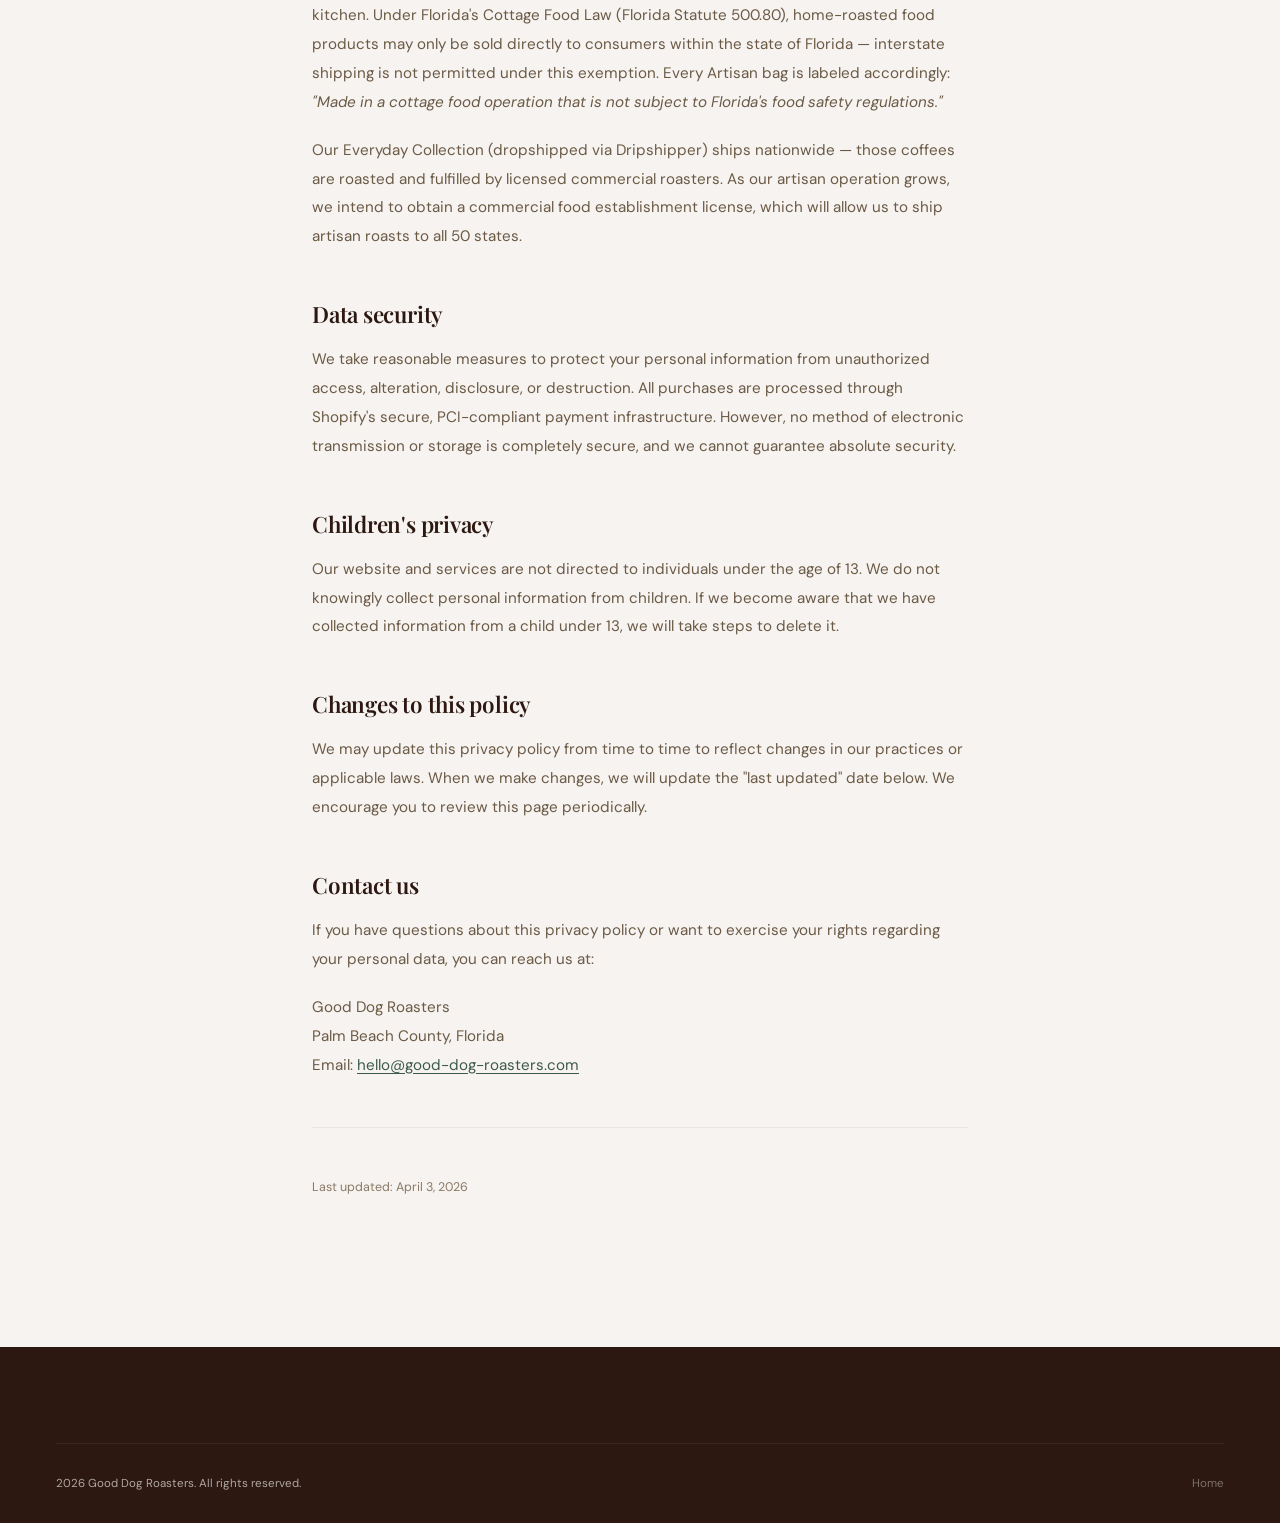
<file: privacy.html>
<!DOCTYPE html>
<html lang="en">
<head>
<meta charset="UTF-8">
<meta name="viewport" content="width=device-width, initial-scale=1.0">
<title>Privacy Policy — Good Dog Roasters</title>
<meta name="description" content="Good Dog Roasters privacy policy. How we collect, use, and protect your information.">
<meta name="robots" content="noindex, follow">
<link rel="canonical" href="https://good-dog-roasters.com/privacy.html">
<meta property="og:title" content="Privacy Policy — Good Dog Roasters">
<meta property="og:url" content="https://good-dog-roasters.com/privacy.html">
<meta property="og:type" content="website">
<meta property="og:image" content="https://good-dog-roasters.com/assets/og-image.jpg">
<link rel="manifest" href="assets/site.webmanifest">
<!-- Favicon -->
<link rel="icon" type="image/x-icon" href="assets/favicon.ico">
<link rel="icon" type="image/png" sizes="32x32" href="assets/favicon-32x32.png">
<link rel="icon" type="image/png" sizes="16x16" href="assets/favicon-16x16.png">
<link rel="apple-touch-icon" sizes="180x180" href="assets/apple-touch-icon.png">
<meta name="theme-color" content="#2C1810">

<link rel="preconnect" href="https://fonts.googleapis.com">
<link href="https://fonts.googleapis.com/css2?family=Playfair+Display:ital,wght@0,400;0,500;0,600;0,700;0,800;1,400;1,500&family=DM+Sans:ital,wght@0,300;0,400;0,500;0,600;1,300;1,400&display=swap" rel="stylesheet">
<link rel="stylesheet" href="style.css">
</head>
<body>

<nav aria-label="Main navigation">
  <a href="index.html" class="n-logo">Good Dog Roasters</a>
  <div class="n-links">
    <a href="index.html">Home</a>
    <a href="index.html#story">Our Story</a>
    <a href="https://good-dog-roasters.myshopify.com" target="_blank" class="n-cta">Shop Now</a>
  </div>
</nav>

<div class="policy-hero">
  <h1>Privacy Policy</h1>
  <p>How we collect, use, and protect your information at Good Dog Roasters.</p>
</div>

<div class="policy-content">

<h2>Who we are</h2>
<p>Good Dog Roasters is a small-batch artisan coffee roasting company based in Palm Beach County, Florida. Our website is good-dog-roasters.com, and our online shop is hosted at good-dog-roasters.myshopify.com. When we say "we," "us," or "our" in this policy, we mean Good Dog Roasters.</p>

<h2>What information we collect</h2>
<p>We collect information you voluntarily provide to us, including:</p>
<ul>
  <li>Email address (when you join our newsletter)</li>
  <li>Name, shipping address, billing address, and payment information (when you make a purchase through our Shopify store)</li>
  <li>Any information you include when contacting us via email or our contact form</li>
  <li>Your name, email, dog's name, story text, and optional photo if you submit a Good Dog Story via our website</li>
</ul>
<p>When you submit a Good Dog Story through our website, the information you provide — including your name, email address, your dog's name, your story, and any optional photo — is collected via Netlify Forms and used solely to consider your story for an Artisan Drop illustration feature. We will contact you by email before using your story or image in any published material. We do not share this information with third parties, and it is retained only for as long as necessary to evaluate and respond to your submission.</p>
<p>We also automatically collect certain information when you visit our website:</p>
<ul>
  <li>Browser type and version</li>
  <li>Operating system</li>
  <li>Pages visited and time spent on site</li>
  <li>Referring website or source</li>
  <li>IP address (anonymized where possible)</li>
</ul>

<h2>How we use your information</h2>
<p>We use the information we collect to:</p>
<ul>
  <li>Notify you when new artisan roast months open (if you joined our newsletter)</li>
  <li>Process and fulfill orders placed through our Shopify store</li>
  <li>Send order confirmations, shipping updates, and customer service communications</li>
  <li>Improve our website experience based on usage patterns</li>
  <li>Send occasional marketing emails about new products or promotions (you can unsubscribe at any time)</li>
</ul>
<p>We will never sell, rent, or trade your personal information to third parties for their marketing purposes.</p>

<h2>Third-party services</h2>
<p>We use the following third-party services that may collect or process your data:</p>
<ul>
  <li>Shopify — processes payments and fulfills orders. Shopify's privacy policy is available at <a href="https://www.shopify.com/legal/privacy" target="_blank">shopify.com/legal/privacy</a></li>
  <li>Netlify — hosts our main website. Netlify's privacy policy is available at <a href="https://www.netlify.com/privacy/" target="_blank">netlify.com/privacy</a></li>
  <li>Google Analytics — helps us understand website traffic (if enabled). Google's privacy policy is available at <a href="https://policies.google.com/privacy" target="_blank">policies.google.com/privacy</a></li>
  <li>Email service provider — manages our newsletter and email communications</li>
</ul>
<p>Each of these services has its own privacy policy governing how they handle your data. We encourage you to review their policies.</p>

<h2>Cookies</h2>
<p>Our website may use cookies and similar tracking technologies to improve your browsing experience. Cookies are small text files stored on your device. We may use:</p>
<ul>
  <li>Essential cookies required for basic website functionality</li>
  <li>Analytics cookies to understand how visitors interact with our site</li>
  <li>Third-party cookies from services like Shopify and Google Analytics</li>
</ul>
<p>You can control cookies through your browser settings. Disabling certain cookies may affect your experience on our site.</p>

<h2>Data retention</h2>
<p>We retain your personal information only for as long as necessary to fulfill the purposes described in this policy. If you join our newsletter, we keep your email until you unsubscribe. If you make a purchase, we retain order information as required for accounting, tax, and legal purposes.</p>

<h2>Your rights</h2>
<p>You have the right to:</p>
<ul>
  <li>Access the personal information we hold about you</li>
  <li>Request correction of inaccurate information</li>
  <li>Request deletion of your personal information</li>
  <li>Unsubscribe from marketing emails at any time using the link in any email we send</li>
  <li>Opt out of analytics tracking by adjusting your browser settings or using browser extensions</li>
</ul>
<p>If you are a California resident, you have additional rights under the California Consumer Privacy Act (CCPA), including the right to know what personal information is collected and the right to request its deletion.</p>

<h2 id="florida-shipping">Why does Artisan coffee only ship within Florida?</h2>
<p>Our Artisan Collection is roasted by hand in small batches in our Palm Beach County kitchen. Under Florida's Cottage Food Law (Florida Statute 500.80), home-roasted food products may only be sold directly to consumers within the state of Florida — interstate shipping is not permitted under this exemption. Every Artisan bag is labeled accordingly: <em>"Made in a cottage food operation that is not subject to Florida's food safety regulations."</em></p>
<p>Our Everyday Collection (dropshipped via Dripshipper) ships nationwide — those coffees are roasted and fulfilled by licensed commercial roasters. As our artisan operation grows, we intend to obtain a commercial food establishment license, which will allow us to ship artisan roasts to all 50 states.</p>

<h2>Data security</h2>
<p>We take reasonable measures to protect your personal information from unauthorized access, alteration, disclosure, or destruction. All purchases are processed through Shopify's secure, PCI-compliant payment infrastructure. However, no method of electronic transmission or storage is completely secure, and we cannot guarantee absolute security.</p>

<h2>Children's privacy</h2>
<p>Our website and services are not directed to individuals under the age of 13. We do not knowingly collect personal information from children. If we become aware that we have collected information from a child under 13, we will take steps to delete it.</p>

<h2>Changes to this policy</h2>
<p>We may update this privacy policy from time to time to reflect changes in our practices or applicable laws. When we make changes, we will update the "last updated" date below. We encourage you to review this page periodically.</p>

<h2>Contact us</h2>
<p>If you have questions about this privacy policy or want to exercise your rights regarding your personal data, you can reach us at:</p>
<p>Good Dog Roasters<br>Palm Beach County, Florida<br>Email: <a href="mailto:hello@good-dog-roasters.com">hello@good-dog-roasters.com</a></p>

<p class="updated">Last updated: April 3, 2026</p>

</div>

<footer>
  <div class="f-bottom">
    <span>2026 Good Dog Roasters. All rights reserved.</span>
    <span><a href="index.html" style="color:rgba(246,243,241,.4);text-decoration:none">Home</a></span>
  </div>
</footer>

</body>
</html>
</file>
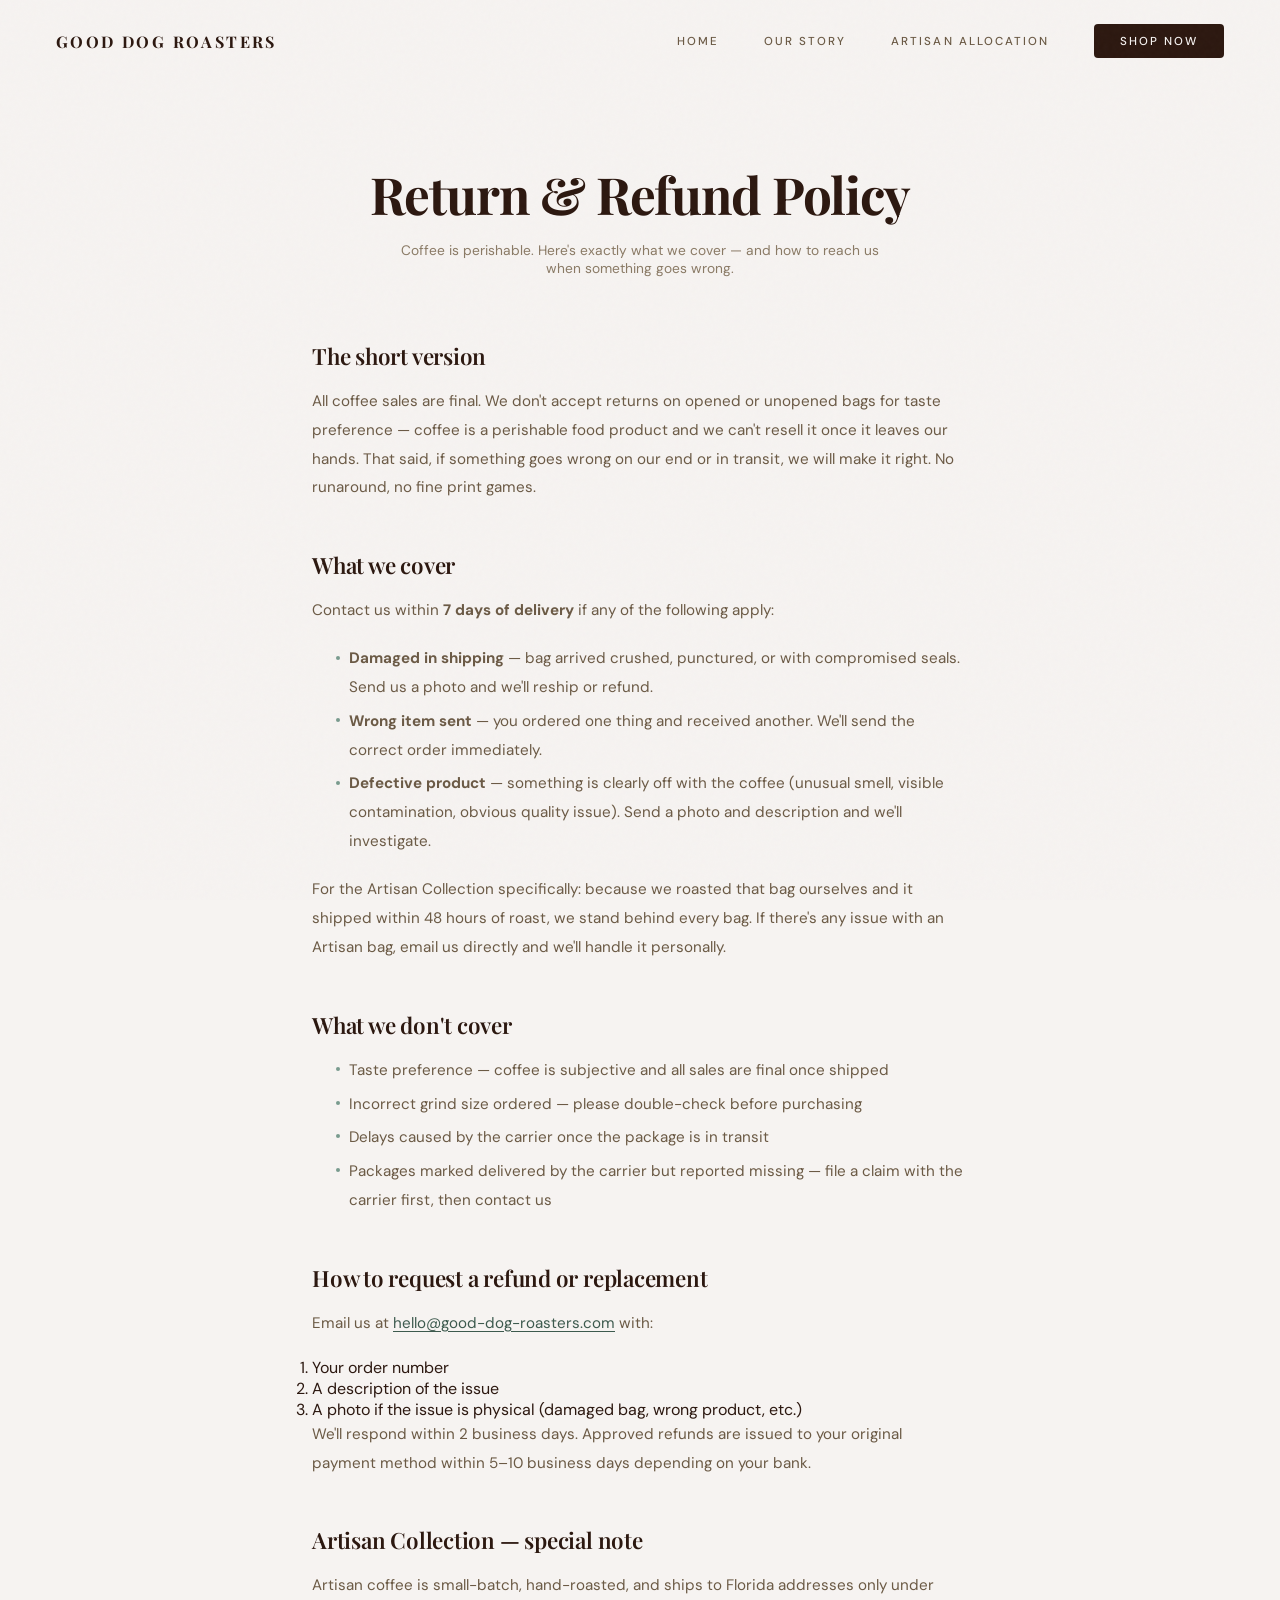
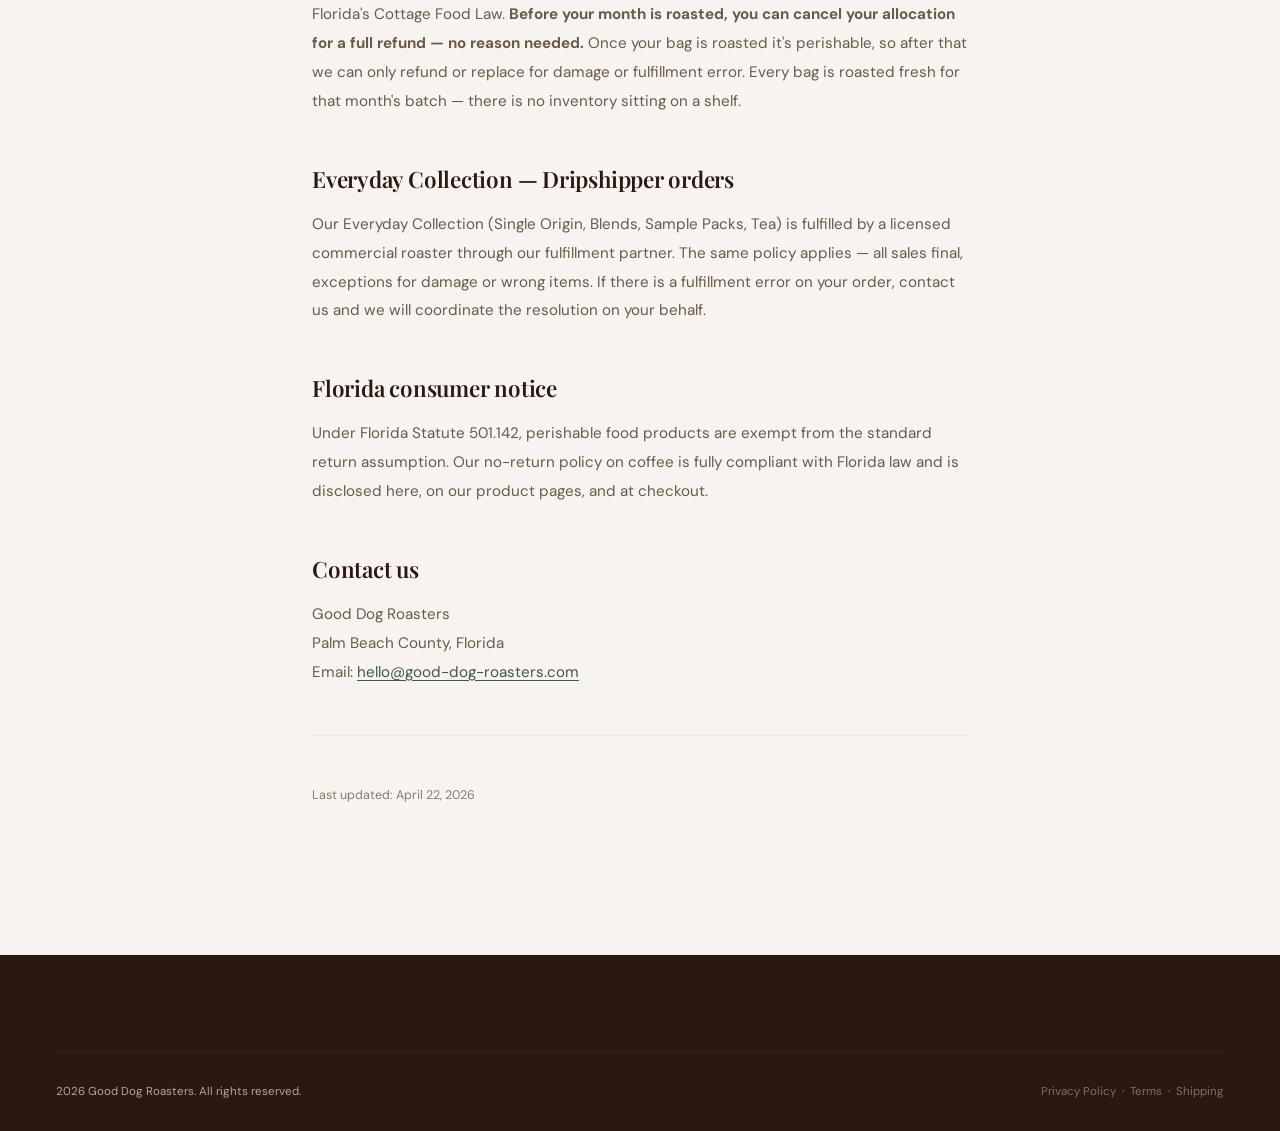
<file: returns.html>
<!DOCTYPE html>
<html lang="en">
<head>
<meta charset="UTF-8">
<meta name="viewport" content="width=device-width, initial-scale=1.0">
<title>Return & Refund Policy — Good Dog Roasters</title>
<meta name="description" content="Good Dog Roasters return and refund policy. Coffee is a perishable product — learn what we cover and how to reach us.">
<meta name="robots" content="noindex, follow">
<link rel="canonical" href="https://good-dog-roasters.com/returns.html">
<meta property="og:title" content="Return & Refund Policy — Good Dog Roasters">
<meta property="og:url" content="https://good-dog-roasters.com/returns.html">
<meta property="og:type" content="website">
<meta property="og:image" content="https://good-dog-roasters.com/assets/og-image.jpg">
<link rel="manifest" href="assets/site.webmanifest">
<link rel="icon" type="image/x-icon" href="assets/favicon.ico">
<link rel="icon" type="image/png" sizes="32x32" href="assets/favicon-32x32.png">
<link rel="icon" type="image/png" sizes="16x16" href="assets/favicon-16x16.png">
<link rel="apple-touch-icon" sizes="180x180" href="assets/apple-touch-icon.png">
<meta name="theme-color" content="#2C1810">
<link rel="preconnect" href="https://fonts.googleapis.com">
<link href="https://fonts.googleapis.com/css2?family=Playfair+Display:ital,wght@0,400;0,500;0,600;0,700;0,800;1,400;1,500&family=DM+Sans:ital,wght@0,300;0,400;0,500;0,600;1,300;1,400&display=swap" rel="stylesheet">
<link rel="stylesheet" href="style.css">
</head>
<body>

<nav aria-label="Main navigation">
  <a href="index.html" class="n-logo">Good Dog Roasters</a>
  <div class="n-links">
    <a href="index.html">Home</a>
    <a href="index.html#story">Our Story</a>
    <a href="drops.html">Artisan Allocation</a>
    <a href="https://good-dog-roasters.myshopify.com" target="_blank" class="n-cta">Shop Now</a>
  </div>
</nav>

<div class="policy-hero">
  <h1>Return &amp; Refund Policy</h1>
  <p>Coffee is perishable. Here's exactly what we cover — and how to reach us when something goes wrong.</p>
</div>

<div class="policy-content">

<h2>The short version</h2>
<p>All coffee sales are final. We don't accept returns on opened or unopened bags for taste preference — coffee is a perishable food product and we can't resell it once it leaves our hands. That said, if something goes wrong on our end or in transit, we will make it right. No runaround, no fine print games.</p>

<h2>What we cover</h2>
<p>Contact us within <strong>7 days of delivery</strong> if any of the following apply:</p>
<ul>
  <li><strong>Damaged in shipping</strong> — bag arrived crushed, punctured, or with compromised seals. Send us a photo and we'll reship or refund.</li>
  <li><strong>Wrong item sent</strong> — you ordered one thing and received another. We'll send the correct order immediately.</li>
  <li><strong>Defective product</strong> — something is clearly off with the coffee (unusual smell, visible contamination, obvious quality issue). Send a photo and description and we'll investigate.</li>
</ul>
<p>For the Artisan Collection specifically: because we roasted that bag ourselves and it shipped within 48 hours of roast, we stand behind every bag. If there's any issue with an Artisan bag, email us directly and we'll handle it personally.</p>

<h2>What we don't cover</h2>
<ul>
  <li>Taste preference — coffee is subjective and all sales are final once shipped</li>
  <li>Incorrect grind size ordered — please double-check before purchasing</li>
  <li>Delays caused by the carrier once the package is in transit</li>
  <li>Packages marked delivered by the carrier but reported missing — file a claim with the carrier first, then contact us</li>
</ul>

<h2>How to request a refund or replacement</h2>
<p>Email us at <a href="mailto:hello@good-dog-roasters.com">hello@good-dog-roasters.com</a> with:</p>
<ol>
  <li>Your order number</li>
  <li>A description of the issue</li>
  <li>A photo if the issue is physical (damaged bag, wrong product, etc.)</li>
</ol>
<p>We'll respond within 2 business days. Approved refunds are issued to your original payment method within 5–10 business days depending on your bank.</p>

<h2>Artisan Collection — special note</h2>
<p>Artisan coffee is small-batch, hand-roasted, and ships to Florida addresses only under Florida's Cottage Food Law. <strong>Before your month is roasted, you can cancel your allocation for a full refund — no reason needed.</strong> Once your bag is roasted it's perishable, so after that we can only refund or replace for damage or fulfillment error. Every bag is roasted fresh for that month's batch — there is no inventory sitting on a shelf.</p>

<h2>Everyday Collection — Dripshipper orders</h2>
<p>Our Everyday Collection (Single Origin, Blends, Sample Packs, Tea) is fulfilled by a licensed commercial roaster through our fulfillment partner. The same policy applies — all sales final, exceptions for damage or wrong items. If there is a fulfillment error on your order, contact us and we will coordinate the resolution on your behalf.</p>

<h2>Florida consumer notice</h2>
<p>Under Florida Statute 501.142, perishable food products are exempt from the standard return assumption. Our no-return policy on coffee is fully compliant with Florida law and is disclosed here, on our product pages, and at checkout.</p>

<h2>Contact us</h2>
<p>Good Dog Roasters<br>Palm Beach County, Florida<br>Email: <a href="mailto:hello@good-dog-roasters.com">hello@good-dog-roasters.com</a></p>

<p class="updated">Last updated: April 22, 2026</p>

</div>

<footer>
  <div class="f-bottom">
    <span>2026 Good Dog Roasters. All rights reserved.</span>
    <span>
      <a href="privacy.html" style="color:rgba(246,243,241,.4);text-decoration:none">Privacy Policy</a>
      &nbsp;&middot;&nbsp;
      <a href="terms.html" style="color:rgba(246,243,241,.4);text-decoration:none">Terms</a>
      &nbsp;&middot;&nbsp;
      <a href="shipping.html" style="color:rgba(246,243,241,.4);text-decoration:none">Shipping</a>
    </span>
  </div>
</footer>

</body>
</html>
</file>
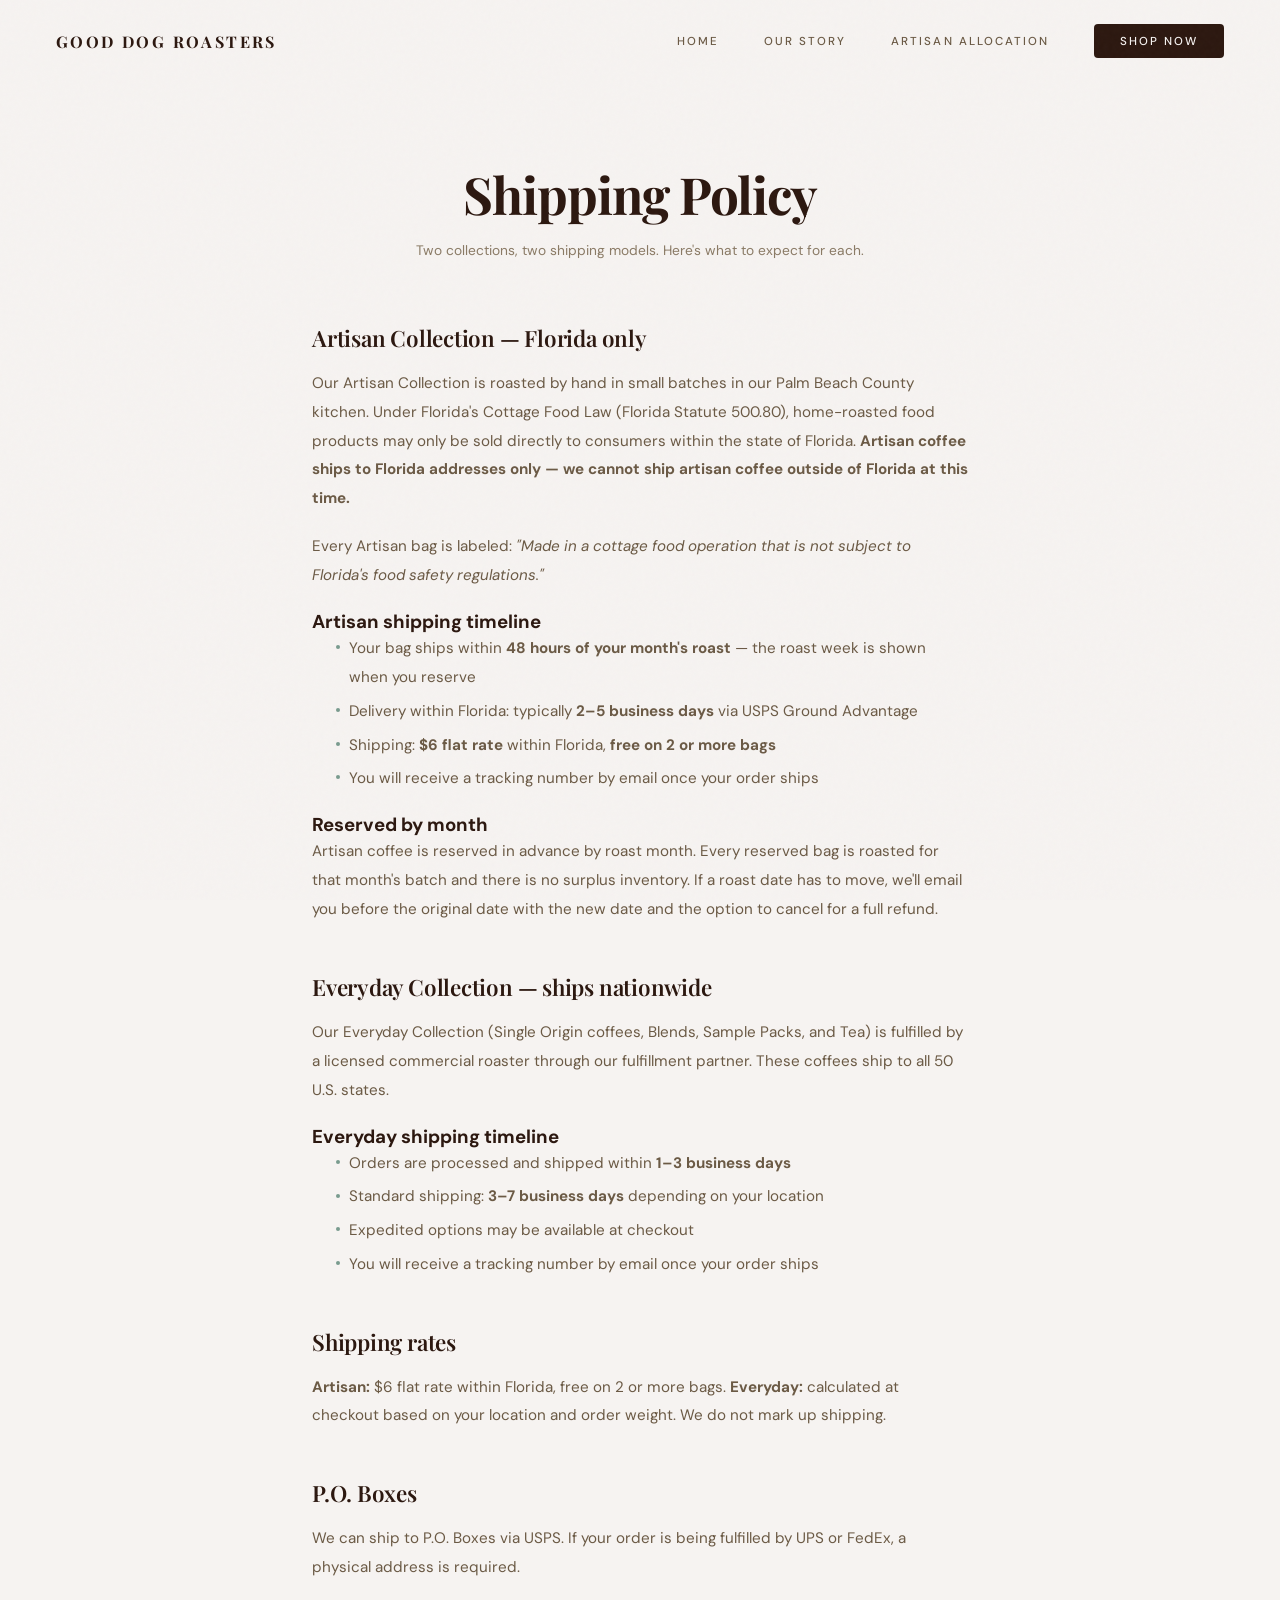
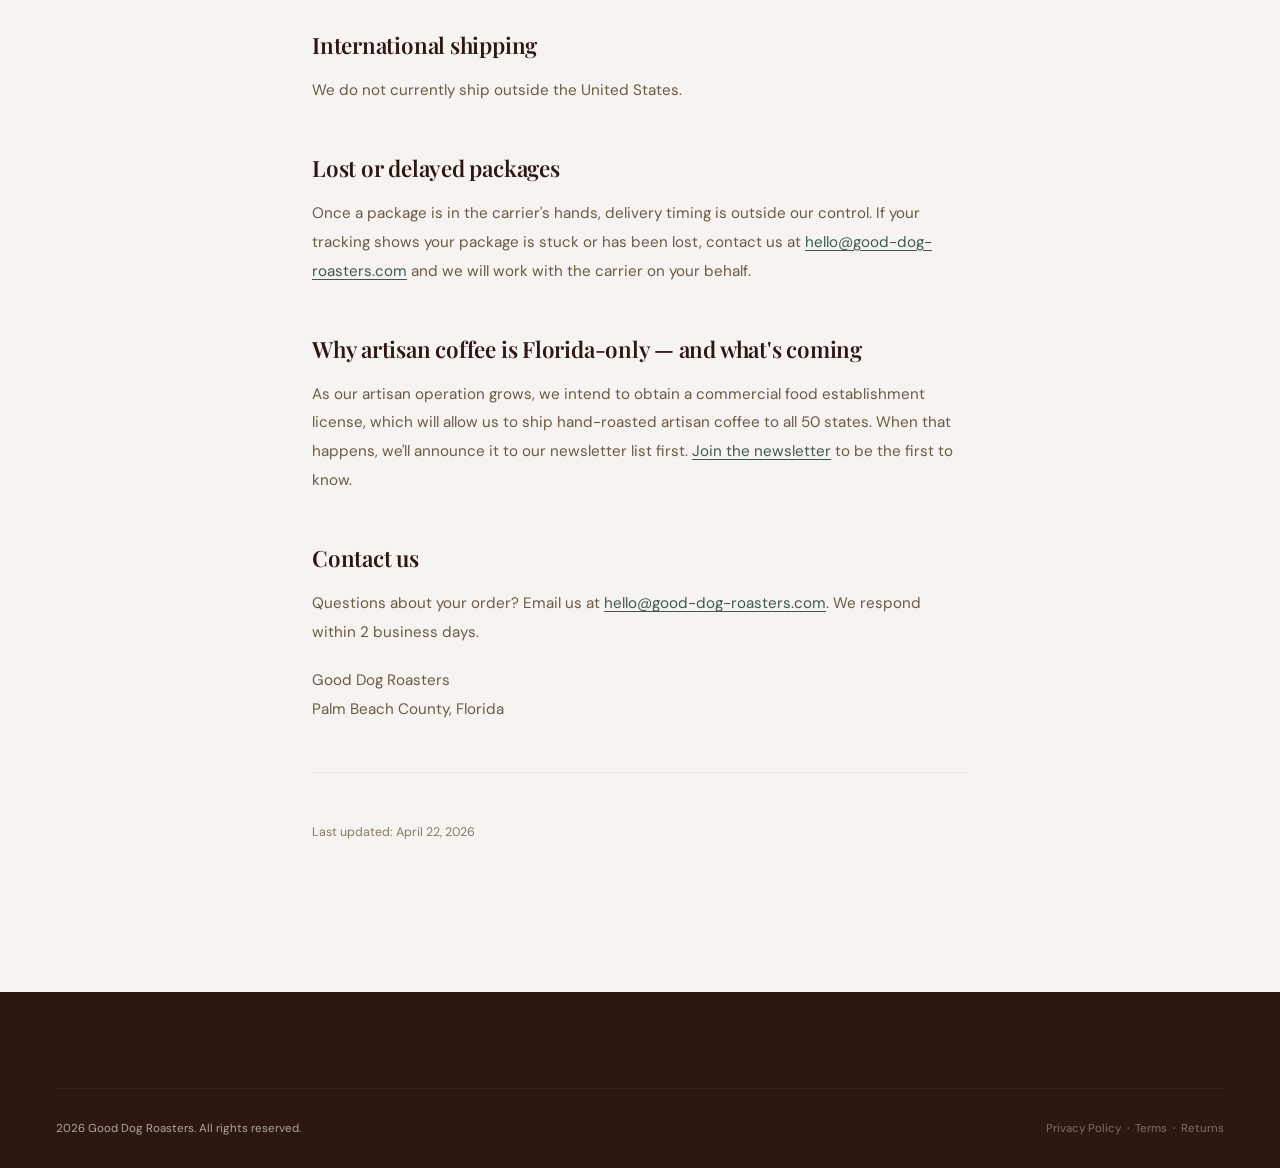
<file: shipping.html>
<!DOCTYPE html>
<html lang="en">
<head>
<meta charset="UTF-8">
<meta name="viewport" content="width=device-width, initial-scale=1.0">
<title>Shipping Policy — Good Dog Roasters</title>
<meta name="description" content="Good Dog Roasters shipping policy. Artisan coffee ships within Florida only. Everyday coffees ship nationwide.">
<meta name="robots" content="noindex, follow">
<link rel="canonical" href="https://good-dog-roasters.com/shipping.html">
<meta property="og:title" content="Shipping Policy — Good Dog Roasters">
<meta property="og:url" content="https://good-dog-roasters.com/shipping.html">
<meta property="og:type" content="website">
<meta property="og:image" content="https://good-dog-roasters.com/assets/og-image.jpg">
<link rel="manifest" href="assets/site.webmanifest">
<link rel="icon" type="image/x-icon" href="assets/favicon.ico">
<link rel="icon" type="image/png" sizes="32x32" href="assets/favicon-32x32.png">
<link rel="icon" type="image/png" sizes="16x16" href="assets/favicon-16x16.png">
<link rel="apple-touch-icon" sizes="180x180" href="assets/apple-touch-icon.png">
<meta name="theme-color" content="#2C1810">
<link rel="preconnect" href="https://fonts.googleapis.com">
<link href="https://fonts.googleapis.com/css2?family=Playfair+Display:ital,wght@0,400;0,500;0,600;0,700;0,800;1,400;1,500&family=DM+Sans:ital,wght@0,300;0,400;0,500;0,600;1,300;1,400&display=swap" rel="stylesheet">
<link rel="stylesheet" href="style.css">
</head>
<body>

<nav aria-label="Main navigation">
  <a href="index.html" class="n-logo">Good Dog Roasters</a>
  <div class="n-links">
    <a href="index.html">Home</a>
    <a href="index.html#story">Our Story</a>
    <a href="drops.html">Artisan Allocation</a>
    <a href="https://good-dog-roasters.myshopify.com" target="_blank" class="n-cta">Shop Now</a>
  </div>
</nav>

<div class="policy-hero">
  <h1>Shipping Policy</h1>
  <p>Two collections, two shipping models. Here's what to expect for each.</p>
</div>

<div class="policy-content">

<h2>Artisan Collection — Florida only</h2>
<p>Our Artisan Collection is roasted by hand in small batches in our Palm Beach County kitchen. Under Florida's Cottage Food Law (Florida Statute 500.80), home-roasted food products may only be sold directly to consumers within the state of Florida. <strong>Artisan coffee ships to Florida addresses only — we cannot ship artisan coffee outside of Florida at this time.</strong></p>
<p>Every Artisan bag is labeled: <em>"Made in a cottage food operation that is not subject to Florida's food safety regulations."</em></p>

<h3>Artisan shipping timeline</h3>
<ul>
  <li>Your bag ships within <strong>48 hours of your month's roast</strong> — the roast week is shown when you reserve</li>
  <li>Delivery within Florida: typically <strong>2–5 business days</strong> via USPS Ground Advantage</li>
  <li>Shipping: <strong>$6 flat rate</strong> within Florida, <strong>free on 2 or more bags</strong></li>
  <li>You will receive a tracking number by email once your order ships</li>
</ul>

<h3>Reserved by month</h3>
<p>Artisan coffee is reserved in advance by roast month. Every reserved bag is roasted for that month's batch and there is no surplus inventory. If a roast date has to move, we'll email you before the original date with the new date and the option to cancel for a full refund.</p>

<h2>Everyday Collection — ships nationwide</h2>
<p>Our Everyday Collection (Single Origin coffees, Blends, Sample Packs, and Tea) is fulfilled by a licensed commercial roaster through our fulfillment partner. These coffees ship to all 50 U.S. states.</p>

<h3>Everyday shipping timeline</h3>
<ul>
  <li>Orders are processed and shipped within <strong>1–3 business days</strong></li>
  <li>Standard shipping: <strong>3–7 business days</strong> depending on your location</li>
  <li>Expedited options may be available at checkout</li>
  <li>You will receive a tracking number by email once your order ships</li>
</ul>

<h2>Shipping rates</h2>
<p><strong>Artisan:</strong> $6 flat rate within Florida, free on 2 or more bags. <strong>Everyday:</strong> calculated at checkout based on your location and order weight. We do not mark up shipping.</p>

<h2>P.O. Boxes</h2>
<p>We can ship to P.O. Boxes via USPS. If your order is being fulfilled by UPS or FedEx, a physical address is required.</p>

<h2>International shipping</h2>
<p>We do not currently ship outside the United States.</p>

<h2>Lost or delayed packages</h2>
<p>Once a package is in the carrier's hands, delivery timing is outside our control. If your tracking shows your package is stuck or has been lost, contact us at <a href="mailto:hello@good-dog-roasters.com">hello@good-dog-roasters.com</a> and we will work with the carrier on your behalf.</p>

<h2>Why artisan coffee is Florida-only — and what's coming</h2>
<p>As our artisan operation grows, we intend to obtain a commercial food establishment license, which will allow us to ship hand-roasted artisan coffee to all 50 states. When that happens, we'll announce it to our newsletter list first. <a href="index.html#waitlist">Join the newsletter</a> to be the first to know.</p>

<h2>Contact us</h2>
<p>Questions about your order? Email us at <a href="mailto:hello@good-dog-roasters.com">hello@good-dog-roasters.com</a>. We respond within 2 business days.</p>
<p>Good Dog Roasters<br>Palm Beach County, Florida</p>

<p class="updated">Last updated: April 22, 2026</p>

</div>

<footer>
  <div class="f-bottom">
    <span>2026 Good Dog Roasters. All rights reserved.</span>
    <span>
      <a href="privacy.html" style="color:rgba(246,243,241,.4);text-decoration:none">Privacy Policy</a>
      &nbsp;&middot;&nbsp;
      <a href="terms.html" style="color:rgba(246,243,241,.4);text-decoration:none">Terms</a>
      &nbsp;&middot;&nbsp;
      <a href="returns.html" style="color:rgba(246,243,241,.4);text-decoration:none">Returns</a>
    </span>
  </div>
</footer>

</body>
</html>
</file>
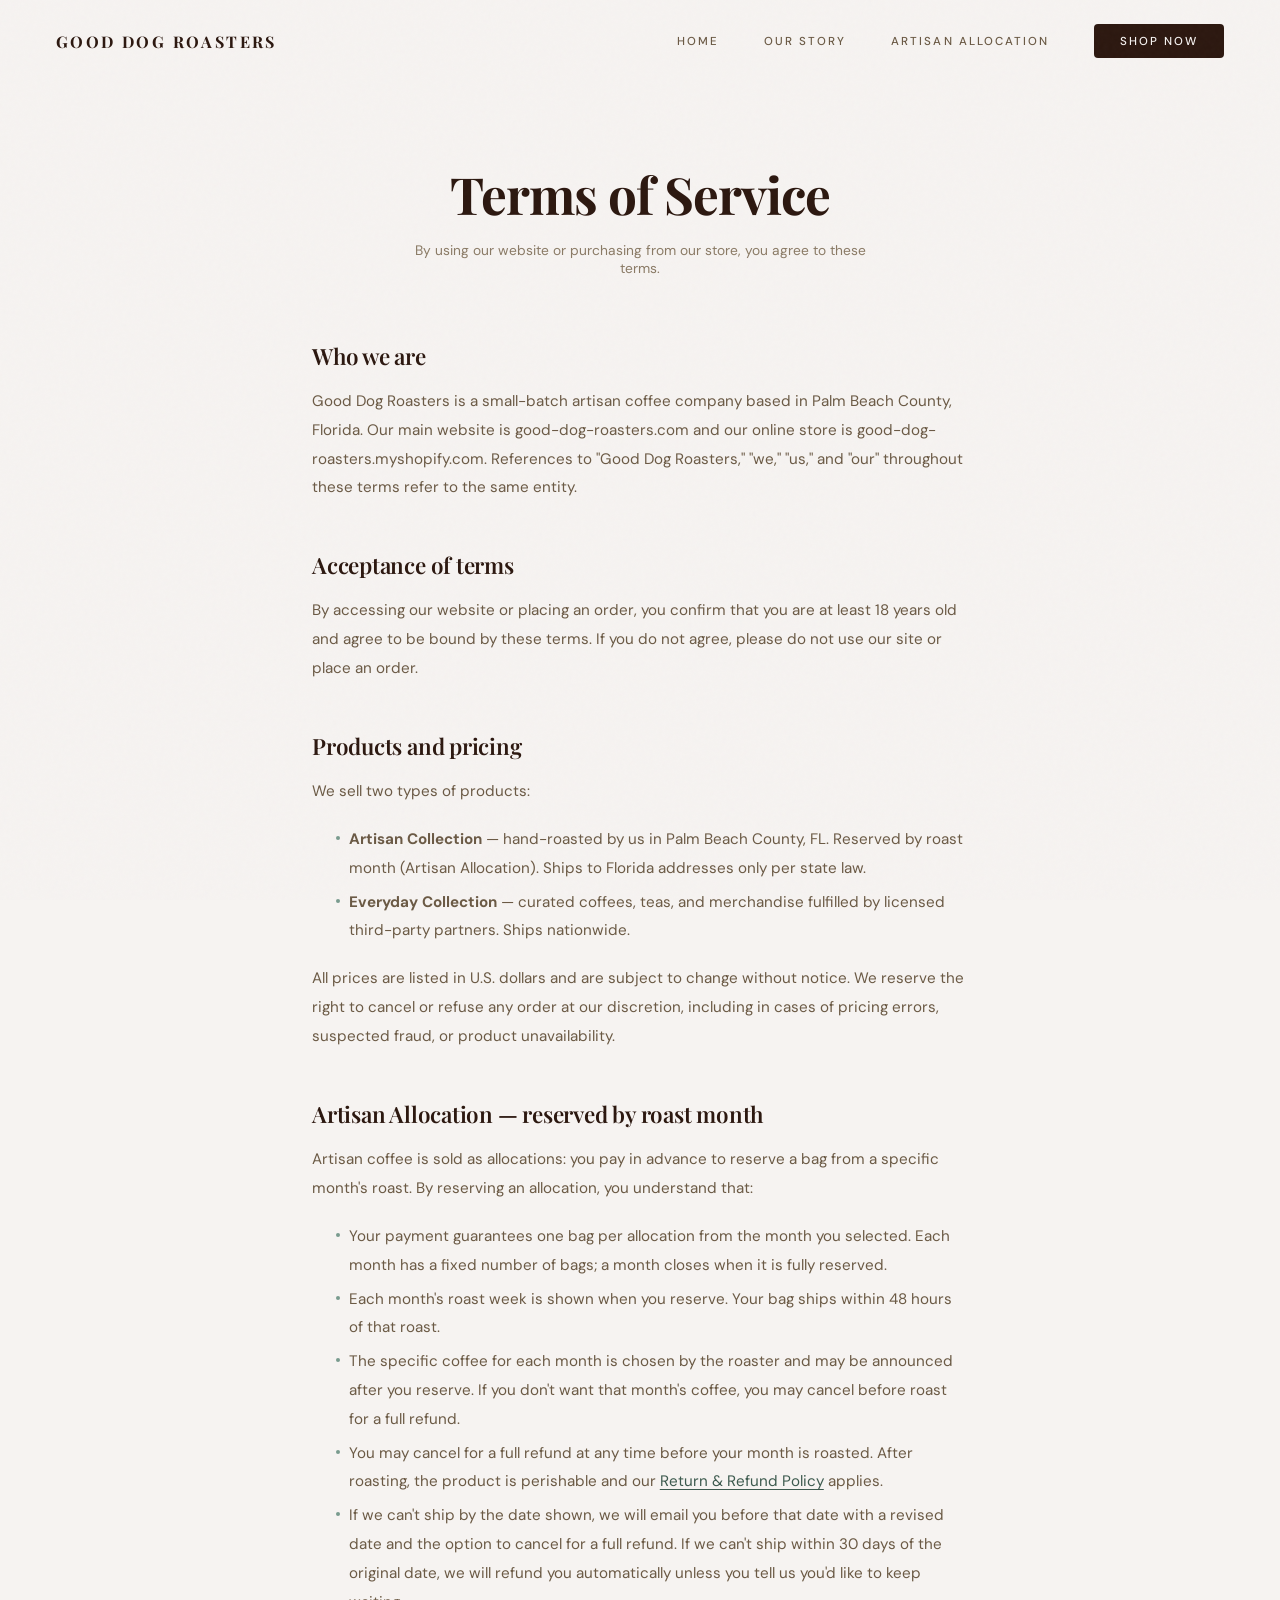
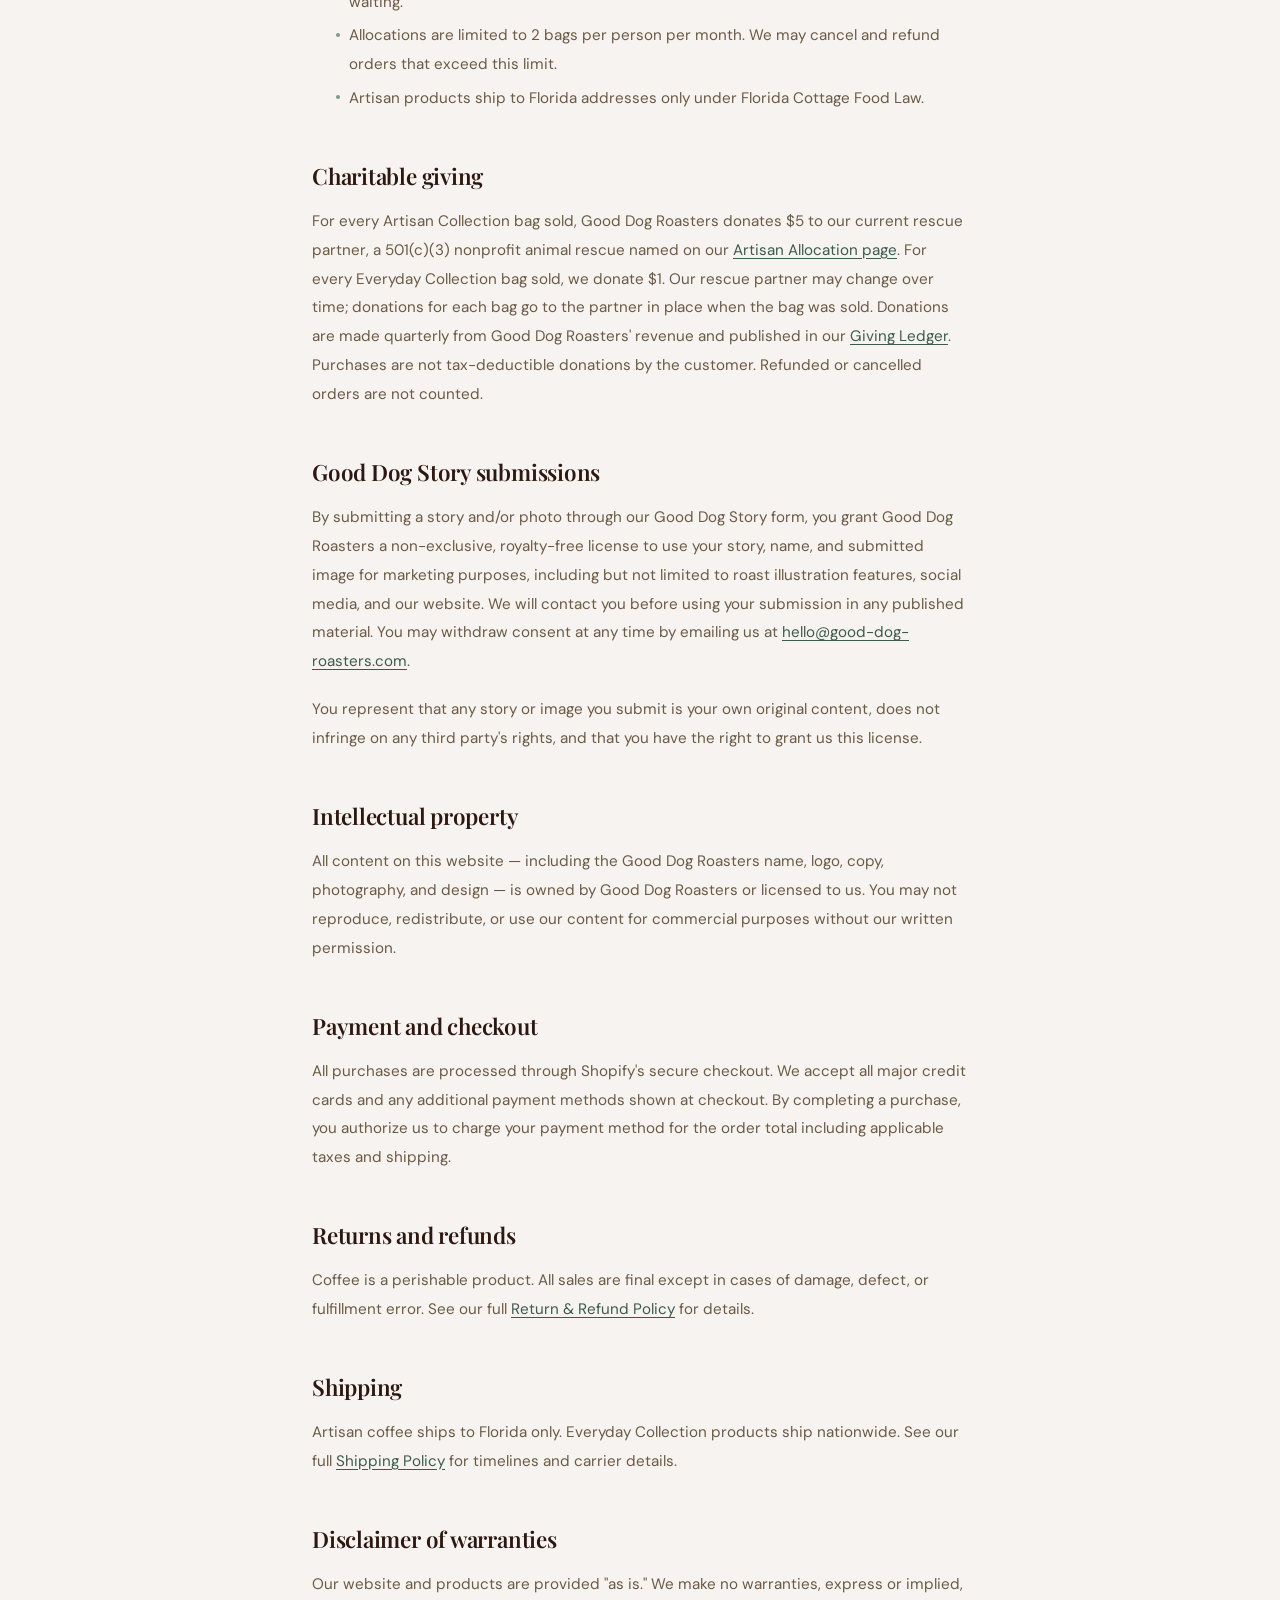
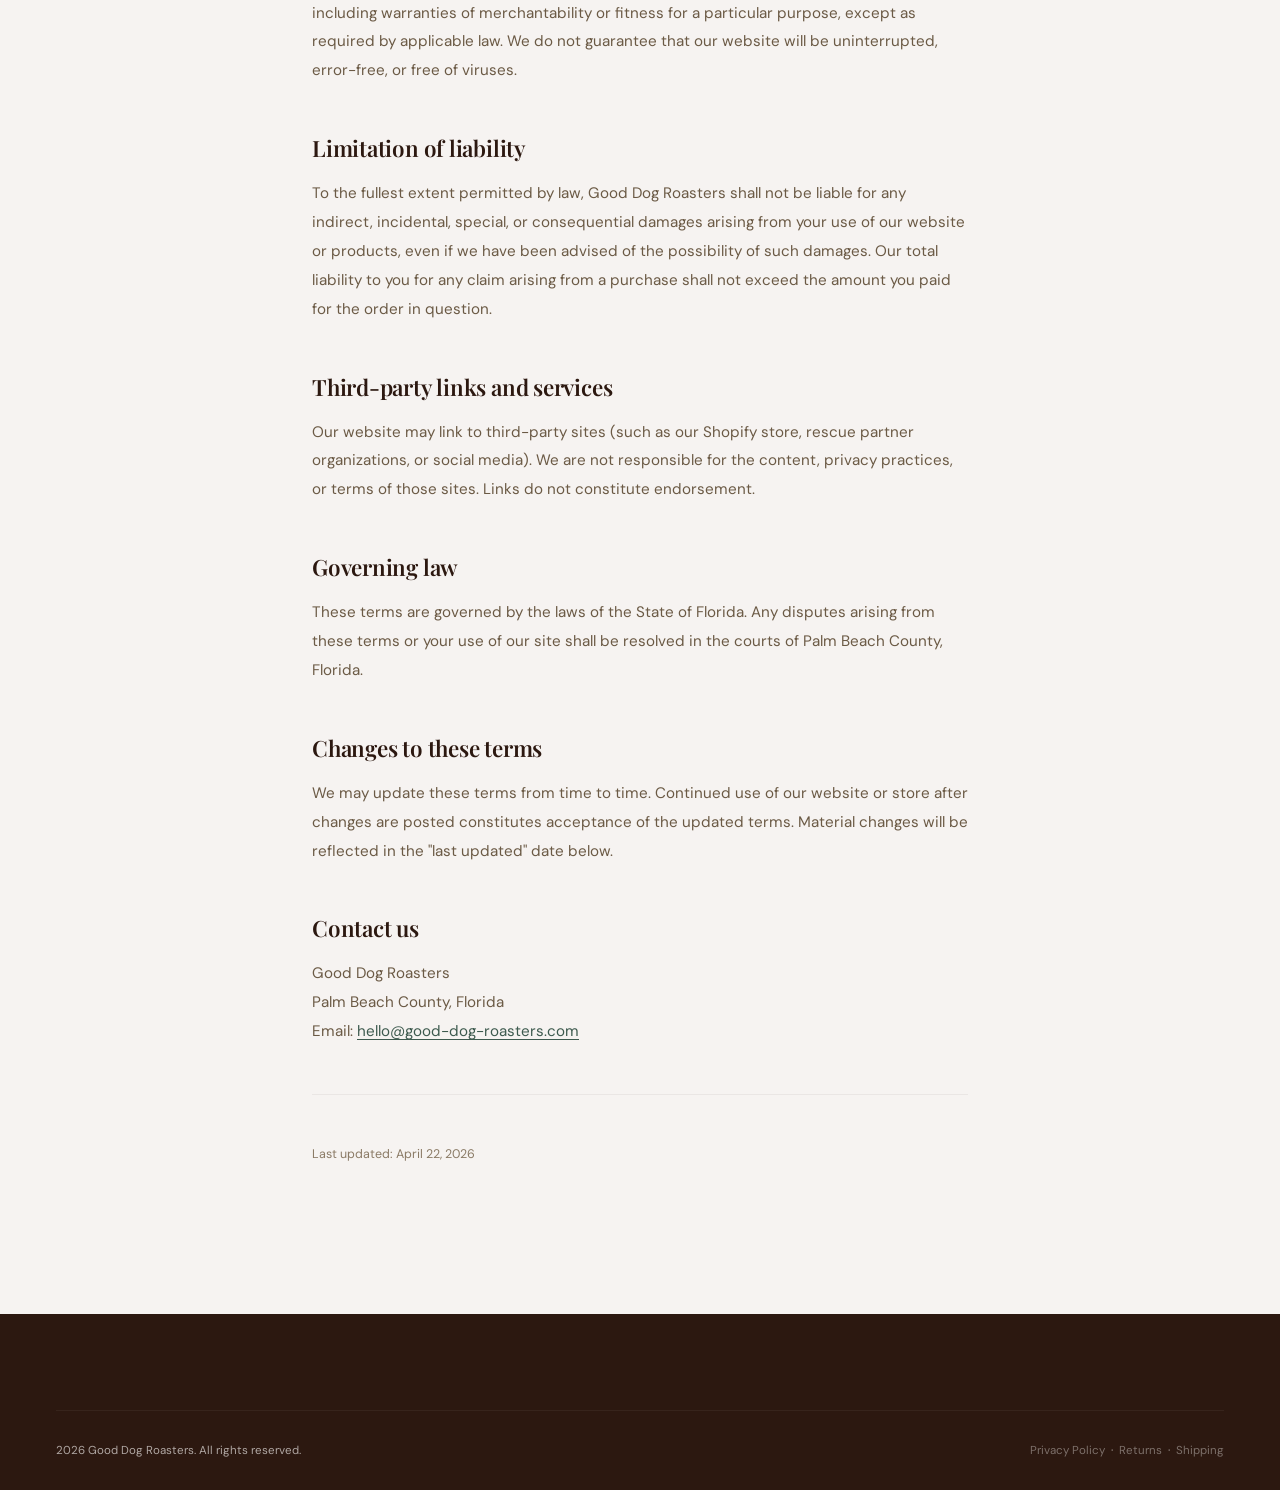
<file: terms.html>
<!DOCTYPE html>
<html lang="en">
<head>
<meta charset="UTF-8">
<meta name="viewport" content="width=device-width, initial-scale=1.0">
<title>Terms of Service — Good Dog Roasters</title>
<meta name="description" content="Good Dog Roasters terms of service. The rules for using our website and purchasing from our store.">
<meta name="robots" content="noindex, follow">
<link rel="canonical" href="https://good-dog-roasters.com/terms.html">
<meta property="og:title" content="Terms of Service — Good Dog Roasters">
<meta property="og:url" content="https://good-dog-roasters.com/terms.html">
<meta property="og:type" content="website">
<meta property="og:image" content="https://good-dog-roasters.com/assets/og-image.jpg">
<link rel="manifest" href="assets/site.webmanifest">
<link rel="icon" type="image/x-icon" href="assets/favicon.ico">
<link rel="icon" type="image/png" sizes="32x32" href="assets/favicon-32x32.png">
<link rel="icon" type="image/png" sizes="16x16" href="assets/favicon-16x16.png">
<link rel="apple-touch-icon" sizes="180x180" href="assets/apple-touch-icon.png">
<meta name="theme-color" content="#2C1810">
<link rel="preconnect" href="https://fonts.googleapis.com">
<link href="https://fonts.googleapis.com/css2?family=Playfair+Display:ital,wght@0,400;0,500;0,600;0,700;0,800;1,400;1,500&family=DM+Sans:ital,wght@0,300;0,400;0,500;0,600;1,300;1,400&display=swap" rel="stylesheet">
<link rel="stylesheet" href="style.css">
</head>
<body>

<nav aria-label="Main navigation">
  <a href="index.html" class="n-logo">Good Dog Roasters</a>
  <div class="n-links">
    <a href="index.html">Home</a>
    <a href="index.html#story">Our Story</a>
    <a href="drops.html">Artisan Allocation</a>
    <a href="https://good-dog-roasters.myshopify.com" target="_blank" class="n-cta">Shop Now</a>
  </div>
</nav>

<div class="policy-hero">
  <h1>Terms of Service</h1>
  <p>By using our website or purchasing from our store, you agree to these terms.</p>
</div>

<div class="policy-content">

<h2>Who we are</h2>
<p>Good Dog Roasters is a small-batch artisan coffee company based in Palm Beach County, Florida. Our main website is good-dog-roasters.com and our online store is good-dog-roasters.myshopify.com. References to "Good Dog Roasters," "we," "us," and "our" throughout these terms refer to the same entity.</p>

<h2>Acceptance of terms</h2>
<p>By accessing our website or placing an order, you confirm that you are at least 18 years old and agree to be bound by these terms. If you do not agree, please do not use our site or place an order.</p>

<h2>Products and pricing</h2>
<p>We sell two types of products:</p>
<ul>
  <li><strong>Artisan Collection</strong> — hand-roasted by us in Palm Beach County, FL. Reserved by roast month (Artisan Allocation). Ships to Florida addresses only per state law.</li>
  <li><strong>Everyday Collection</strong> — curated coffees, teas, and merchandise fulfilled by licensed third-party partners. Ships nationwide.</li>
</ul>
<p>All prices are listed in U.S. dollars and are subject to change without notice. We reserve the right to cancel or refuse any order at our discretion, including in cases of pricing errors, suspected fraud, or product unavailability.</p>

<h2>Artisan Allocation — reserved by roast month</h2>
<p>Artisan coffee is sold as allocations: you pay in advance to reserve a bag from a specific month's roast. By reserving an allocation, you understand that:</p>
<ul>
  <li>Your payment guarantees one bag per allocation from the month you selected. Each month has a fixed number of bags; a month closes when it is fully reserved.</li>
  <li>Each month's roast week is shown when you reserve. Your bag ships within 48 hours of that roast.</li>
  <li>The specific coffee for each month is chosen by the roaster and may be announced after you reserve. If you don't want that month's coffee, you may cancel before roast for a full refund.</li>
  <li>You may cancel for a full refund at any time before your month is roasted. After roasting, the product is perishable and our <a href="returns.html">Return &amp; Refund Policy</a> applies.</li>
  <li>If we can't ship by the date shown, we will email you before that date with a revised date and the option to cancel for a full refund. If we can't ship within 30 days of the original date, we will refund you automatically unless you tell us you'd like to keep waiting.</li>
  <li>Allocations are limited to 2 bags per person per month. We may cancel and refund orders that exceed this limit.</li>
  <li>Artisan products ship to Florida addresses only under Florida Cottage Food Law.</li>
</ul>

<h2>Charitable giving</h2>
<p>For every Artisan Collection bag sold, Good Dog Roasters donates $5 to our current rescue partner, a 501(c)(3) nonprofit animal rescue named on our <a href="drops.html#giving">Artisan Allocation page</a>. For every Everyday Collection bag sold, we donate $1. Our rescue partner may change over time; donations for each bag go to the partner in place when the bag was sold. Donations are made quarterly from Good Dog Roasters' revenue and published in our <a href="drops.html#giving">Giving Ledger</a>. Purchases are not tax-deductible donations by the customer. Refunded or cancelled orders are not counted.</p>

<h2>Good Dog Story submissions</h2>
<p>By submitting a story and/or photo through our Good Dog Story form, you grant Good Dog Roasters a non-exclusive, royalty-free license to use your story, name, and submitted image for marketing purposes, including but not limited to roast illustration features, social media, and our website. We will contact you before using your submission in any published material. You may withdraw consent at any time by emailing us at <a href="mailto:hello@good-dog-roasters.com">hello@good-dog-roasters.com</a>.</p>
<p>You represent that any story or image you submit is your own original content, does not infringe on any third party's rights, and that you have the right to grant us this license.</p>

<h2>Intellectual property</h2>
<p>All content on this website — including the Good Dog Roasters name, logo, copy, photography, and design — is owned by Good Dog Roasters or licensed to us. You may not reproduce, redistribute, or use our content for commercial purposes without our written permission.</p>

<h2>Payment and checkout</h2>
<p>All purchases are processed through Shopify's secure checkout. We accept all major credit cards and any additional payment methods shown at checkout. By completing a purchase, you authorize us to charge your payment method for the order total including applicable taxes and shipping.</p>

<h2>Returns and refunds</h2>
<p>Coffee is a perishable product. All sales are final except in cases of damage, defect, or fulfillment error. See our full <a href="returns.html">Return &amp; Refund Policy</a> for details.</p>

<h2>Shipping</h2>
<p>Artisan coffee ships to Florida only. Everyday Collection products ship nationwide. See our full <a href="shipping.html">Shipping Policy</a> for timelines and carrier details.</p>

<h2>Disclaimer of warranties</h2>
<p>Our website and products are provided "as is." We make no warranties, express or implied, including warranties of merchantability or fitness for a particular purpose, except as required by applicable law. We do not guarantee that our website will be uninterrupted, error-free, or free of viruses.</p>

<h2>Limitation of liability</h2>
<p>To the fullest extent permitted by law, Good Dog Roasters shall not be liable for any indirect, incidental, special, or consequential damages arising from your use of our website or products, even if we have been advised of the possibility of such damages. Our total liability to you for any claim arising from a purchase shall not exceed the amount you paid for the order in question.</p>

<h2>Third-party links and services</h2>
<p>Our website may link to third-party sites (such as our Shopify store, rescue partner organizations, or social media). We are not responsible for the content, privacy practices, or terms of those sites. Links do not constitute endorsement.</p>

<h2>Governing law</h2>
<p>These terms are governed by the laws of the State of Florida. Any disputes arising from these terms or your use of our site shall be resolved in the courts of Palm Beach County, Florida.</p>

<h2>Changes to these terms</h2>
<p>We may update these terms from time to time. Continued use of our website or store after changes are posted constitutes acceptance of the updated terms. Material changes will be reflected in the "last updated" date below.</p>

<h2>Contact us</h2>
<p>Good Dog Roasters<br>Palm Beach County, Florida<br>Email: <a href="mailto:hello@good-dog-roasters.com">hello@good-dog-roasters.com</a></p>

<p class="updated">Last updated: April 22, 2026</p>

</div>

<footer>
  <div class="f-bottom">
    <span>2026 Good Dog Roasters. All rights reserved.</span>
    <span>
      <a href="privacy.html" style="color:rgba(246,243,241,.4);text-decoration:none">Privacy Policy</a>
      &nbsp;&middot;&nbsp;
      <a href="returns.html" style="color:rgba(246,243,241,.4);text-decoration:none">Returns</a>
      &nbsp;&middot;&nbsp;
      <a href="shipping.html" style="color:rgba(246,243,241,.4);text-decoration:none">Shipping</a>
    </span>
  </div>
</footer>

</body>
</html>
</file>
<file: style.css>
/* ═══ RESET & TOKENS ═══ */
*,*::before,*::after{margin:0;padding:0;box-sizing:border-box}
:root{
  --dark:#1a1410;--espresso:#2C1810;--brown:#6b5a45;--brown-light:#8a7a65;
  --cream:#f6f3f1;--warm:#ede8e2;--sand:#d4bfaa;
  --sage:#799b8e;--sage-deep:#3d5a4e;--sage-light:#e8efec;--sage-muted:#a8bfb5;
  --gold:#fdbb56;--gold-light:#fef6e4;--gold-muted:#e5a940;
  --terracotta:#c4623a;
  --display:'Playfair Display',Georgia,serif;
  --body:'DM Sans',sans-serif;
  --ease:cubic-bezier(0.32,0.72,0,1);
  --ease-out:cubic-bezier(0.16,1,0.3,1);
}
html{scroll-behavior:smooth}
body{font-family:var(--body);color:var(--espresso);background:var(--cream);overflow-x:hidden;-webkit-font-smoothing:antialiased;text-rendering:optimizeLegibility}

/* ═══ ACCESSIBILITY UTILITIES ═══ */
.sr-only{position:absolute;width:1px;height:1px;padding:0;margin:-1px;overflow:hidden;clip:rect(0,0,0,0);white-space:nowrap;border:0}
.skip-link{position:absolute;top:-100%;left:1rem;z-index:10000;background:var(--espresso);color:var(--cream);padding:.75rem 1.5rem;border-radius:0 0 6px 6px;font-size:.85rem;font-weight:600;text-decoration:none;transition:top .2s}
.skip-link:focus{top:0}

/* focus-visible for all interactive elements */
:focus-visible{outline:2px solid var(--gold);outline-offset:3px;border-radius:2px}
a:focus-visible,button:focus-visible{outline:2px solid var(--gold);outline-offset:3px}
.n-cta:focus-visible,.btn:focus-visible{outline-offset:4px}
.wl-form input:focus-visible{outline:2px solid var(--espresso);outline-offset:0;border-color:var(--espresso)}

/* hero pause button */
.hero-pause{position:absolute;bottom:5rem;right:2rem;z-index:4;width:2.2rem;height:2.2rem;border-radius:50%;background:rgba(246,243,241,.12);border:1px solid rgba(246,243,241,.25);color:var(--cream);cursor:pointer;display:flex;align-items:center;justify-content:center;transition:background .3s var(--ease)}
.hero-pause:hover{background:rgba(246,243,241,.22)}

/* reduced motion — disables all animations for users who prefer it */
@media(prefers-reduced-motion:reduce){
  *,*::before,*::after{animation-duration:.01ms!important;animation-iteration-count:1!important;transition-duration:.01ms!important}
  .rv{opacity:1;transform:none;filter:none}
  .marq-inner{animation:none}
  html{scroll-behavior:auto}
}

/* film grain — fixed, non-scrolling, pointer-events-none */
body::after{content:'';position:fixed;inset:0;pointer-events:none;z-index:9999;opacity:0.022;background-image:url("data:image/svg+xml,%3Csvg viewBox='0 0 256 256' xmlns='http://www.w3.org/2000/svg'%3E%3Cfilter id='n'%3E%3CfeTurbulence type='fractalNoise' baseFrequency='0.82' numOctaves='4' stitchTiles='stitch'/%3E%3C/filter%3E%3Crect width='100%25' height='100%25' filter='url(%23n)'/%3E%3C/svg%3E")}

/* ═══ SCROLL REVEAL — blur + translate ═══ */
.rv{opacity:0;transform:translateY(28px);filter:blur(6px);transition:opacity .9s var(--ease-out),transform .9s var(--ease-out),filter .9s var(--ease-out)}
.rv.v{opacity:1;transform:translateY(0);filter:blur(0)}
.d1{transition-delay:.1s}.d2{transition-delay:.2s}.d3{transition-delay:.3s}.d4{transition-delay:.4s}

/* ═══ NAV ═══ */
nav{position:fixed;top:0;left:0;right:0;z-index:100;padding:1.5rem 3.5rem;display:flex;justify-content:space-between;align-items:center;transition:all .7s var(--ease)}
nav.scrolled{background:rgba(246,243,241,.92);backdrop-filter:blur(28px);-webkit-backdrop-filter:blur(28px);padding:1rem 3.5rem;border-bottom:1px solid rgba(44,24,16,.05)}
.n-logo{font-family:var(--display);font-size:1rem;font-weight:700;letter-spacing:.15em;text-transform:uppercase;color:var(--espresso);text-decoration:none}
.n-links{display:flex;gap:2.8rem;align-items:center}
.n-links a{font-size:.72rem;font-weight:500;letter-spacing:.18em;text-transform:uppercase;color:var(--brown);text-decoration:none;transition:color .4s var(--ease)}
.n-links a:hover{color:var(--espresso)}
.n-cta{background:var(--espresso)!important;color:var(--cream)!important;padding:.6rem 1.6rem;border-radius:4px;transition:all .5s var(--ease)!important}
.n-cta:hover{transform:translateY(-1px);box-shadow:0 6px 20px rgba(44,24,16,.18)}
.n-cta:active{transform:translateY(0) scale(.98)}

/* ═══ HERO ═══ */
.hero{min-height:100dvh;display:flex;flex-direction:column;justify-content:center;align-items:center;text-align:center;padding:8rem 2rem 4rem;position:relative;overflow:hidden}
.hero-video{position:absolute;top:0;left:0;width:100%;height:100%;object-fit:cover;z-index:1;transform:scale(1.15);transform-origin:center center}
.hero-overlay{position:absolute;inset:0;background:linear-gradient(135deg,rgba(44,24,16,.35) 0%,rgba(44,24,16,.3) 50%,rgba(44,24,16,.4) 100%);z-index:2}
.hero-content{position:relative;z-index:3;display:flex;flex-direction:column;justify-content:center;align-items:center}
.hero-logo{width:260px;height:260px;object-fit:contain;margin-bottom:2rem;filter:drop-shadow(0 8px 24px rgba(44,24,16,.3))}
.hero h1{font-family:var(--display);font-size:clamp(2.5rem,6vw,5rem);font-weight:800;color:var(--cream);line-height:1.1;letter-spacing:-.03em;margin-bottom:.6rem;text-shadow:0 6px 24px rgba(44,24,16,.5)}
.hero h1 em{font-style:italic;font-weight:400;color:var(--gold)}
.hero-tag{font-size:.75rem;font-weight:500;letter-spacing:.4em;text-transform:uppercase;color:var(--gold);margin-bottom:2.5rem}
.hero-sub{font-family:var(--display);font-size:clamp(.95rem,1.5vw,1.15rem);font-weight:400;color:rgba(246,243,241,.95);font-style:italic;max-width:500px;line-height:1.7;margin-bottom:3.5rem;text-shadow:0 4px 16px rgba(44,24,16,.3)}
.hero-btns{display:flex;gap:1.2rem;flex-wrap:wrap;justify-content:center;margin-bottom:2rem}

/* ═══ BUTTONS ═══ */
.btn{display:inline-flex;align-items:center;gap:.5rem;padding:1rem 2.4rem;font-family:var(--body);font-size:.76rem;font-weight:600;letter-spacing:.14em;text-transform:uppercase;text-decoration:none;border:none;cursor:pointer;border-radius:4px;transition:all .5s var(--ease)}
.btn:hover{transform:translateY(-2px)}.btn:active{transform:translateY(0) scale(.98)}
.btn-dark{background:var(--espresso);color:var(--cream)}.btn-dark:hover{box-shadow:0 10px 32px rgba(44,24,16,.2)}
.btn-outline-light{background:rgba(246,243,241,.08);color:var(--cream);border:1.5px solid rgba(246,243,241,.45)}.btn-outline-light:hover{background:rgba(246,243,241,.16);border-color:rgba(246,243,241,.75);color:var(--cream)}
.btn-gold{background:var(--gold);color:var(--espresso)}.btn-gold:hover{box-shadow:0 10px 32px rgba(253,187,86,.3)}
.btn-sage{background:var(--sage);color:#fff}.btn-sage:hover{box-shadow:0 10px 32px rgba(121,155,142,.3)}

.scroll-hint{position:absolute;bottom:3rem;left:50%;transform:translateX(-50%);display:flex;flex-direction:column;align-items:center;gap:.5rem;opacity:.3;animation:bounce 2.5s ease-in-out infinite}
.scroll-hint span{font-size:.58rem;letter-spacing:.24em;text-transform:uppercase;color:var(--brown-light)}
.scroll-hint div{width:1px;height:32px;background:linear-gradient(to bottom,var(--brown-light),transparent)}
@keyframes bounce{0%,100%{transform:translateX(-50%) translateY(0)}50%{transform:translateX(-50%) translateY(5px)}}

/* ═══ MARQUEE ═══ */
.marq{overflow:hidden;padding:1.4rem 0;border-top:1px solid rgba(44,24,16,.05);border-bottom:1px solid rgba(44,24,16,.05)}
.marq-inner{display:flex;gap:3.5rem;width:max-content;animation:marq 40s linear infinite}
.marq-inner span{font-family:var(--display);font-size:.78rem;letter-spacing:.3em;text-transform:uppercase;color:var(--espresso);white-space:nowrap;opacity:.75}
.marq-dot{width:3px;height:3px;border-radius:50%;background:var(--gold);flex-shrink:0;align-self:center}
@keyframes marq{0%{transform:translateX(0)}100%{transform:translateX(-50%)}}

/* ═══ SECTIONS ═══ */
section{padding:8rem 2rem}
.s-label{display:inline-block;font-size:.62rem;font-weight:600;letter-spacing:.28em;text-transform:uppercase;padding:.4rem 1rem;border-radius:4px;margin-bottom:1.2rem}
.s-title{font-family:var(--display);font-size:clamp(2.2rem,4.5vw,3.4rem);font-weight:700;line-height:1.06;letter-spacing:-.02em;margin-bottom:1.8rem}
.s-body{font-size:1rem;line-height:1.9;max-width:500px;color:var(--brown)}

/* ═══ TWO WORLDS ═══ */
.worlds{display:grid;grid-template-columns:1fr 1fr;min-height:85vh}
.w-card{padding:6rem 5rem;display:flex;flex-direction:column;justify-content:center}
.w-artisan{background:var(--sage-deep);color:var(--cream)}
.w-artisan .s-label{color:var(--gold);background:rgba(253,187,86,.1);border:1px solid rgba(253,187,86,.2)}
.w-artisan h2{font-family:var(--display);font-size:clamp(1.8rem,3vw,2.5rem);font-weight:700;line-height:1.1;color:#f6f3f1;margin-bottom:1.4rem}
.w-artisan p{font-size:.98rem;line-height:1.9;color:rgba(246,243,241,.82);margin-bottom:2.5rem;max-width:380px}
.w-every{background:var(--gold-light)}
.w-every .s-label{color:var(--sage-deep);background:rgba(61,90,78,.08);border:1px solid rgba(61,90,78,.15)}
.w-every h2{font-family:var(--display);font-size:clamp(1.8rem,3vw,2.5rem);font-weight:700;line-height:1.1;color:var(--espresso);margin-bottom:1.4rem}
.w-every p{font-size:.98rem;line-height:1.9;color:var(--brown);margin-bottom:2.5rem;max-width:380px}
.w-card .btn{width:fit-content}

/* ═══ STORY ═══ */
.story-wrap{background:var(--cream);padding:10rem 2rem}
.story{display:grid;grid-template-columns:1fr 1fr;gap:7rem;max-width:1280px;margin:0 auto;align-items:center}
.story-img{border-radius:16px;overflow:hidden;aspect-ratio:4/5;background:linear-gradient(160deg,var(--sand) 0%,var(--warm) 60%,var(--cream) 100%);position:relative}
.story-img::after{content:'';position:absolute;inset:0;border-radius:16px;border:1px solid rgba(44,24,16,.06);pointer-events:none}
.story-img::before{content:'';position:absolute;bottom:0;left:0;right:0;height:14%;background:linear-gradient(to top,var(--cream) 0%,transparent 100%);z-index:1;pointer-events:none;border-radius:0 0 16px 16px}
.story-img img{width:100%;height:100%;object-fit:cover;object-position:top center;transition:transform .8s var(--ease)}
.story-img:hover img{transform:scale(1.03)}
.story-img .img-placeholder{position:absolute;inset:0;display:flex;flex-direction:column;align-items:center;justify-content:center;gap:1rem;opacity:.25}
.story-img .img-placeholder svg{width:48px;height:48px}
.story-img .img-placeholder span{font-family:var(--display);font-size:.7rem;letter-spacing:.2em;text-transform:uppercase;color:var(--espresso)}
.story-text .s-label{color:var(--sage);background:rgba(121,155,142,.08);border:1px solid rgba(121,155,142,.12)}
.story-text .s-title{color:var(--espresso);font-size:clamp(2rem,4vw,3.2rem)}
.story-text .s-body{margin-bottom:1.4rem;max-width:460px}
.stats{display:flex;gap:3rem;margin-top:3.5rem;padding-top:2.5rem;border-top:1px solid rgba(44,24,16,.06)}
.stat-n{font-family:var(--display);font-size:2.4rem;font-weight:700;color:var(--espresso);line-height:1}
.stat-l{font-size:.66rem;letter-spacing:.18em;text-transform:uppercase;color:var(--brown-light);margin-top:.4rem}

/* ═══ ORIGIN ═══ */
.origin{background:linear-gradient(180deg,#4a2e1e 0%,var(--espresso) 22%);padding:10rem 2rem;overflow:hidden;position:relative}
.origin::before{content:'';position:absolute;top:-1px;left:0;right:0;height:1px;background:linear-gradient(90deg,transparent,rgba(253,187,86,.25),transparent)}
.origin-intro{max-width:780px;margin:0 auto 7rem;text-align:center;position:relative;z-index:1}
.origin-label{color:var(--gold);background:rgba(253,187,86,.1);border:1px solid rgba(253,187,86,.2)}
.origin-headline{font-family:var(--display);font-size:clamp(2.6rem,5.5vw,4.2rem);font-weight:800;color:var(--cream);line-height:1.08;letter-spacing:-.03em;margin-bottom:2rem}
.origin-headline em{font-style:italic;font-weight:400;color:var(--gold)}
.origin-body{font-size:1rem;line-height:1.9;color:rgba(246,243,241,.8);max-width:560px;margin:0 auto}

/* cost section header */
.origin-cost-header{text-align:center;margin-bottom:2rem}
.origin-cost-title{font-family:var(--display);font-size:clamp(1.6rem,3vw,2.4rem);font-weight:700;color:var(--cream);margin:.4rem auto 0;padding-bottom:1rem;border-bottom:2px solid rgba(253,187,86,.4);display:inline-block}

/* cost strip — two floating numbers, no box needed */
.origin-cost{display:flex;align-items:center;justify-content:center;gap:0;max-width:860px;margin:0 auto 3rem;position:relative;z-index:1}
.origin-cost-side{flex:1;padding:3rem 3.5rem;display:flex;flex-direction:column}
.origin-cost-right{text-align:right;align-items:flex-end}
.origin-cost-vs{font-family:var(--display);font-size:1.1rem;font-style:italic;color:rgba(246,243,241,.2);flex-shrink:0;padding:0 1rem}
.origin-cost-num{font-family:var(--display);font-size:clamp(3rem,6vw,5rem);font-weight:800;color:var(--terracotta);line-height:1;letter-spacing:-.04em;margin-bottom:.6rem}
.origin-cost-num span{font-size:1.6rem;font-weight:400;letter-spacing:0}
.origin-cost-good{color:rgba(246,243,241,.9)!important}
.origin-cost-label{font-size:.65rem;font-weight:600;letter-spacing:.22em;text-transform:uppercase;color:rgba(246,243,241,.72);margin-bottom:.5rem}
.origin-cost-sub{font-size:.82rem;line-height:1.7;color:rgba(246,243,241,.62);max-width:220px}
.origin-cost-right .origin-cost-sub{margin-left:auto}

/* citation */
.origin-cite{text-align:center;font-size:.65rem;color:rgba(246,243,241,.5);letter-spacing:.06em;margin:0 auto 7rem;position:relative;z-index:1;max-width:700px}

/* cards — cream on espresso, high contrast */
.origin-grid{display:grid;grid-template-columns:repeat(2,1fr);gap:1.5rem;max-width:1100px;margin:0 auto 7rem;position:relative;z-index:1}
.origin-card{padding:3.5rem 3.2rem;background:var(--warm);border-radius:10px;position:relative;overflow:hidden;transition:transform .5s var(--ease),box-shadow .5s var(--ease);box-shadow:0 4px 24px rgba(0,0,0,.18)}
.origin-card::before{content:'';position:absolute;top:0;left:0;width:3px;height:0;background:var(--gold);transition:height .6s var(--ease);border-radius:0 0 0 0}
.origin-card:hover::before{height:100%}
.origin-card:hover{transform:translateY(-4px);box-shadow:0 16px 48px rgba(0,0,0,.28)}
.origin-num{display:block;font-size:.6rem;font-weight:700;letter-spacing:.32em;color:var(--gold);margin-bottom:1.8rem;font-family:var(--body)}
.origin-card h3{font-family:var(--display);font-size:clamp(1.25rem,2vw,1.55rem);font-weight:700;color:var(--espresso);line-height:1.2;letter-spacing:-.02em;margin-bottom:1.2rem}
.origin-card p{font-size:.9rem;line-height:1.9;color:var(--brown)}
.origin-cta{text-align:center;position:relative;z-index:1}

/* ═══ WAITLIST ═══ */
.waitlist{background:var(--sand);text-align:center;padding:10rem 2rem;position:relative;overflow:hidden}
.waitlist::before{content:'';position:absolute;inset:0;background:radial-gradient(ellipse at 50% 0%,rgba(253,187,86,.1) 0%,transparent 50%);pointer-events:none}
.waitlist .s-label{color:var(--espresso);background:rgba(44,24,16,.06);border:1px solid rgba(44,24,16,.08)}
.waitlist .s-title{color:var(--espresso);max-width:500px;margin:0 auto 1.2rem}
.waitlist .s-body{color:rgba(44,24,16,.72);margin:0 auto 3.5rem;text-align:center}
.wl-form{display:flex;gap:.6rem;max-width:440px;margin:0 auto}
.wl-form input{flex:1;padding:1rem 1.3rem;border:1px solid rgba(44,24,16,.12);border-radius:4px;background:rgba(246,243,241,.5);color:var(--espresso);font-family:var(--body);font-size:.86rem;outline:none;transition:all .4s var(--ease)}
.wl-form input::placeholder{color:rgba(44,24,16,.28)}
.wl-form input:focus{border-color:var(--espresso);background:rgba(246,243,241,.8);box-shadow:0 0 0 3px rgba(44,24,16,.04)}
.wl-form button{padding:1rem 1.8rem;background:var(--espresso);color:var(--cream);border:none;border-radius:4px;font-family:var(--body);font-size:.72rem;font-weight:700;letter-spacing:.14em;text-transform:uppercase;cursor:pointer;white-space:nowrap;transition:all .5s var(--ease)}
.wl-form button:hover{transform:translateY(-2px);box-shadow:0 8px 24px rgba(44,24,16,.2)}
.wl-form button:active{transform:translateY(0) scale(.98)}
.wl-note{font-size:.72rem;color:rgba(44,24,16,.58);margin-top:1.2rem}

/* ── Klaviyo embed overrides ── */
.klaviyo-form-TvU8UX{max-width:440px;margin:0 auto}
.klaviyo-form-TvU8UX [data-testid="form-component"],
.klaviyo-form-TvU8UX form{background:transparent!important;border:none!important;box-shadow:none!important;padding:0!important}
.klaviyo-form-TvU8UX input[type="email"]{margin-bottom:.8rem!important}
.klaviyo-form-TvU8UX input[type="email"]{font-family:var(--body)!important;font-size:.86rem!important;color:var(--espresso)!important;background:rgba(246,243,241,.5)!important;border:1px solid rgba(44,24,16,.12)!important;border-radius:4px!important;padding:1rem 1.3rem!important;box-shadow:none!important}
.klaviyo-form-TvU8UX input[type="email"]::placeholder{color:rgba(44,24,16,.28)!important}
.klaviyo-form-TvU8UX button[type="submit"]{font-family:var(--body)!important;font-size:.72rem!important;font-weight:700!important;letter-spacing:.14em!important;text-transform:uppercase!important;background:var(--espresso)!important;color:var(--cream)!important;border:none!important;border-radius:4px!important;padding:1rem 1.8rem!important;cursor:pointer!important;transition:all .3s!important}
.klaviyo-form-TvU8UX button[type="submit"]:hover{transform:translateY(-2px)!important;box-shadow:0 8px 24px rgba(44,24,16,.2)!important}
/* hide the popup dismiss link */
.klaviyo-form-TvU8UX [data-testid="dismiss-button"],
.klaviyo-form-TvU8UX a[href="#"]{display:none!important}
/* headings and body text inside form */
.klaviyo-form-TvU8UX h1,.klaviyo-form-TvU8UX h2,.klaviyo-form-TvU8UX h3,.klaviyo-form-TvU8UX p{font-family:var(--body)!important;color:var(--espresso)!important}

/* ═══ PRODUCTS ═══ */
.products{background:var(--sage-light);text-align:center;padding:10rem 2rem}
.products .s-label{color:var(--sage-deep);background:rgba(61,90,78,.06);border:1px solid rgba(61,90,78,.1)}
.products .s-title{color:var(--espresso)}
.p-grid{display:grid;grid-template-columns:repeat(3,1fr);gap:1.2rem;max-width:1100px;margin:4rem auto 0}
.p-shell{background:rgba(61,90,78,.04);border:1px solid rgba(61,90,78,.06);border-radius:14px;padding:5px;transition:all .6s var(--ease)}
.p-shell:hover{transform:translateY(-4px);box-shadow:0 16px 48px rgba(61,90,78,.08)}
.p-shell:active{transform:translateY(-1px) scale(.99)}
.p-card{background:var(--cream);border-radius:10px;padding:2.8rem 1.6rem;text-decoration:none;color:inherit;display:block;text-align:center}
.p-icon{width:40px;height:40px;border-radius:8px;margin:0 auto 1.6rem;display:flex;align-items:center;justify-content:center}
.p-icon svg{width:20px;height:20px}
.p-card h3{font-family:var(--display);font-size:1.12rem;font-weight:600;margin-bottom:.5rem;letter-spacing:-.01em}
.p-card p{font-size:.86rem;color:var(--brown);line-height:1.7;margin-bottom:1.2rem}
.p-price{font-weight:600;color:var(--espresso);font-size:1rem}
.p-img{width:100%;aspect-ratio:1/1;border-radius:8px;overflow:hidden;margin-bottom:1.4rem;background:var(--warm)}
.p-img img{width:100%;height:100%;object-fit:cover;transition:transform .7s var(--ease)}
.p-shell:hover .p-img img{transform:scale(1.04)}
.p-fade{animation:pfade .8s var(--ease-out) both}
@keyframes pfade{from{opacity:0;transform:translateY(20px);filter:blur(6px)}to{opacity:1;transform:none;filter:none}}
.p-shell:nth-child(1){animation-delay:.05s}.p-shell:nth-child(2){animation-delay:.15s}.p-shell:nth-child(3){animation-delay:.25s}.p-shell:nth-child(4){animation-delay:.35s}
.p-skeleton{height:340px;border-radius:14px;background:linear-gradient(90deg,rgba(61,90,78,.04) 25%,rgba(61,90,78,.09) 50%,rgba(61,90,78,.04) 75%);background-size:200% 100%;animation:shimmer 1.6s ease-in-out infinite}
@keyframes shimmer{0%{background-position:200% 0}100%{background-position:-200% 0}}

/* ═══ FOOTER ═══ */
footer{background:var(--espresso);color:rgba(246,243,241,.65);padding:6rem 3.5rem 2rem}
.f-top{display:grid;grid-template-columns:2.2fr 1fr 1fr 1fr;gap:3rem;max-width:1200px;margin:0 auto 5rem}
.f-brand .n-logo{color:var(--cream);font-size:.92rem;display:block;margin-bottom:1.2rem}
.f-brand p{font-size:.86rem;line-height:1.75;max-width:250px}
.f-col h4{font-size:.64rem;font-weight:600;letter-spacing:.24em;text-transform:uppercase;color:rgba(246,243,241,.5);margin-bottom:1.4rem}
.f-col a{display:block;font-size:.86rem;color:rgba(246,243,241,.65);text-decoration:none;margin-bottom:.7rem;transition:color .4s var(--ease)}.f-col a:hover{color:var(--cream)}
.f-privacy{color:rgba(246,243,241,.55);text-decoration:none;transition:color .3s var(--ease)}.f-privacy:hover{color:var(--cream)}
.f-cookie-prefs{background:none;border:none;padding:0;font-family:var(--body);font-size:.72rem;color:rgba(246,243,241,.55);cursor:pointer;transition:color .3s var(--ease)}.f-cookie-prefs:hover{color:var(--cream)}
.f-bottom{border-top:1px solid rgba(246,243,241,.05);padding-top:2rem;max-width:1200px;margin:0 auto;display:flex;justify-content:space-between;font-size:.72rem}

/* ═══ PRIVACY PAGE ═══ */
.policy-hero{padding:10rem 2rem 4rem;text-align:center}
.policy-hero h1{font-family:var(--display);font-size:clamp(2.2rem,4vw,3.2rem);font-weight:700;color:var(--espresso);letter-spacing:-.02em;margin-bottom:.8rem}
.policy-hero p{font-size:.86rem;color:var(--brown-light);max-width:480px;margin:0 auto}
.policy-content{max-width:720px;margin:0 auto;padding:0 2rem 8rem}
.policy-content h2{font-family:var(--display);font-size:1.4rem;font-weight:600;color:var(--espresso);margin:3rem 0 1rem;letter-spacing:-.01em}
.policy-content h2:first-of-type{margin-top:0}
.policy-content p{font-size:.95rem;line-height:1.9;color:var(--brown);margin-bottom:1.2rem}
.policy-content ul{margin:0 0 1.2rem 1.5rem;list-style:none}
.policy-content ul li{font-size:.95rem;line-height:1.9;color:var(--brown);padding-left:.8rem;position:relative;margin-bottom:.3rem}
.policy-content ul li::before{content:'';position:absolute;left:0;top:.7rem;width:4px;height:4px;border-radius:50%;background:var(--sage)}
.policy-content a{color:var(--sage-deep);text-decoration:underline;text-underline-offset:3px;transition:color .3s var(--ease)}
.policy-content a:hover{color:var(--espresso)}
.policy-content .updated{font-size:.78rem;color:var(--brown-light);padding-top:3rem;border-top:1px solid rgba(44,24,16,.06);margin-top:3rem}

/* ═══ COOKIE CONSENT ═══ */
.cookie-banner{position:fixed;bottom:2rem;left:50%;transform:translateX(-50%) translateY(120%);z-index:9998;background:var(--espresso);border:1px solid rgba(246,243,241,.1);border-radius:8px;padding:1.2rem 1.6rem;display:flex;align-items:center;gap:2rem;max-width:640px;width:calc(100% - 3rem);box-shadow:0 16px 48px rgba(0,0,0,.3);transition:transform .6s var(--ease)}
.cookie-banner.cookie-visible{transform:translateX(-50%) translateY(0)}
.cookie-text{font-size:.8rem;line-height:1.6;color:rgba(246,243,241,.85);flex:1}
.cookie-text a{color:var(--gold);text-decoration:underline;text-underline-offset:3px}
.cookie-actions{display:flex;gap:.6rem;flex-shrink:0}
.cookie-btn{padding:.55rem 1.2rem;border-radius:4px;font-family:var(--body);font-size:.7rem;font-weight:600;letter-spacing:.1em;text-transform:uppercase;cursor:pointer;border:none;transition:all .3s var(--ease)}
.cookie-decline{background:transparent;color:rgba(246,243,241,.72);border:1px solid rgba(246,243,241,.25)}.cookie-decline:hover{color:var(--cream);border-color:rgba(246,243,241,.5)}
.cookie-accept{background:var(--gold);color:var(--espresso)}.cookie-accept:hover{box-shadow:0 4px 16px rgba(253,187,86,.3)}

/* ═══ HOMEPAGE DROP WIDGET ═══ */
.artisan-drop-widget{margin-top:2rem;padding-top:2rem;border-top:1px solid rgba(246,243,241,.1)}
.hw-drop-label{font-size:.64rem;font-weight:600;letter-spacing:.2em;text-transform:uppercase;color:rgba(246,243,241,.5);margin-bottom:1rem}
.hw-month{font-family:var(--display);font-size:1.5rem;font-weight:700;color:var(--cream);letter-spacing:-.02em;margin-bottom:1rem}
.hw-bar{height:6px;border-radius:100px;background:rgba(246,243,241,.1);overflow:hidden;margin-bottom:.6rem}
.hw-bar span{display:block;height:100%;background:var(--gold);border-radius:100px}
.hw-left{font-size:.78rem;color:rgba(246,243,241,.6);margin-bottom:1.4rem}
.hw-price{font-size:.72rem;color:rgba(246,243,241,.5);margin-top:1rem;letter-spacing:.04em}
.hw-cottage{font-size:.66rem;line-height:1.6;color:rgba(246,243,241,.4);margin-top:1.4rem;font-style:italic}
.hw-profile-link{font-size:.7rem;font-weight:600;letter-spacing:.14em;text-transform:uppercase;color:rgba(246,243,241,.5);text-decoration:none;border-bottom:1px solid rgba(246,243,241,.15);padding-bottom:1px;transition:all .3s var(--ease)}
.hw-profile-link:hover{color:var(--gold);border-bottom-color:rgba(253,187,86,.4)}

/* ═══ DROPS PAGE ═══ */
.drop-hero{min-height:100vh;background:var(--cream);display:flex;align-items:center;justify-content:center;text-align:center;padding:10rem 2rem 8rem;position:relative;overflow:hidden;border-bottom:1px solid rgba(44,24,16,.06)}
.drop-hero::before{content:'';position:absolute;inset:0;background:radial-gradient(ellipse at 50% 0%,rgba(121,155,142,.08) 0%,transparent 60%);pointer-events:none}
.drop-hero-inner{display:flex;align-items:center;justify-content:center;gap:5rem;max-width:1160px;width:100%}
.drop-hero-content{position:relative;z-index:2;max-width:700px;display:flex;flex-direction:column;align-items:center}
/* warm "morning light" spotlight behind the bag; text side stays cream */
.drop-hero.has-art{background:linear-gradient(100deg,var(--cream) 0%,var(--cream) 40%,#f3e8da 100%)}
.drop-hero.has-art::before{background:radial-gradient(circle at 74% 52%,rgba(253,187,86,.22) 0%,rgba(212,191,170,.30) 26%,transparent 58%),radial-gradient(ellipse at 12% 0%,rgba(121,155,142,.08) 0%,transparent 55%)}
.drop-horizon{position:absolute;left:0;right:0;bottom:0;width:100%;height:200px;pointer-events:none;z-index:1}
.drop-horizon .hz-sun path:first-child{fill:var(--gold);opacity:.22}
.drop-horizon .hz-glint{stroke:var(--gold-muted);stroke-width:2;stroke-linecap:round;opacity:.35}
.drop-horizon .hz-line{stroke:var(--espresso);stroke-width:1.6;stroke-linecap:round;stroke-linejoin:round;opacity:.14}
.drop-hero-art{display:none}
.drop-hero.has-art .drop-hero-art{display:block;width:min(420px,40vw);flex-shrink:0;position:relative;z-index:2;animation:bagfloat 7s ease-in-out infinite}
.drop-hero-art svg{width:100%;height:auto;display:block;filter:drop-shadow(0 18px 30px rgba(44,24,16,.10))}
.drop-hero.has-art .drop-hero-content{text-align:left;align-items:flex-start;max-width:560px}
@keyframes bagfloat{0%,100%{transform:translateY(0) rotate(-1deg)}50%{transform:translateY(-10px) rotate(1deg)}}
.drop-label{color:var(--sage-deep);background:rgba(61,90,78,.06);border:1px solid rgba(61,90,78,.12)}
.drop-hero-name{font-family:var(--display);font-size:clamp(3rem,7vw,5.5rem);font-weight:800;color:var(--espresso);line-height:1.04;letter-spacing:-.04em;margin:.6rem 0 1rem}
.drop-hero-name em{font-style:italic;font-weight:400;color:var(--gold-muted)}
.drop-roast-line{font-size:.7rem;font-weight:500;letter-spacing:.24em;text-transform:uppercase;color:var(--brown-light);margin-bottom:2.5rem}
.alloc-lede{font-size:1.05rem;line-height:1.85;color:var(--brown);max-width:560px;margin-bottom:2.5rem}
.alloc-price{margin-bottom:2.5rem}
.alloc-price-num{font-family:var(--display);font-size:clamp(2.6rem,5vw,3.4rem);font-weight:700;color:var(--espresso);line-height:1;letter-spacing:-.03em}
.alloc-price-size{font-family:var(--body);font-size:.9rem;font-weight:500;color:var(--brown-light);letter-spacing:.04em}
.alloc-price-split{margin-top:.7rem;font-size:.82rem;color:var(--brown)}
.alloc-price-split strong{color:var(--sage-deep)}
.drop-fl-notice{display:inline-flex;align-items:center;gap:.45rem;margin-top:1rem;font-size:.74rem;font-weight:500;color:var(--brown);background:rgba(44,24,16,.04);border:1px solid rgba(44,24,16,.08);border-radius:100px;padding:.45rem 1.1rem}
.drop-fl-link{color:var(--sage-deep);text-decoration:none;border-bottom:1px solid rgba(61,90,78,.3);padding-bottom:1px;transition:all .3s var(--ease)}
.drop-fl-link:hover{border-bottom-color:var(--sage-deep)}
.drop-cta-btn{display:inline-flex;align-items:center;gap:.5rem;padding:1.2rem 3rem;background:var(--espresso);color:var(--cream);font-family:var(--body);font-size:.78rem;font-weight:700;letter-spacing:.16em;text-transform:uppercase;text-decoration:none;border-radius:4px;transition:all .5s var(--ease)}
.drop-cta-btn:hover{transform:translateY(-3px);box-shadow:0 16px 40px rgba(44,24,16,.18)}
.drop-cta-btn:active{transform:translateY(0) scale(.98)}
/* Open months board */
.alloc-board{background:var(--warm);padding:8rem 2rem;border-bottom:1px solid rgba(44,24,16,.06)}
.alloc-board-inner{max-width:1100px;margin:0 auto}
.alloc-board-note{font-size:.92rem;line-height:1.8;color:var(--brown);max-width:560px;margin-top:1rem}
.batch-grid{display:grid;grid-template-columns:repeat(3,1fr);gap:1.2rem}
.batch-card{background:#fff;border:1px solid rgba(44,24,16,.07);border-radius:12px;padding:2.2rem;display:flex;flex-direction:column;transition:all .5s var(--ease)}
.batch-card:hover{transform:translateY(-3px);box-shadow:0 12px 36px rgba(44,24,16,.06)}
.batch-card.is-next{border-color:rgba(61,90,78,.35);box-shadow:0 0 0 1px rgba(61,90,78,.15)}
.batch-card.is-full{opacity:.6}
.batch-top{display:flex;justify-content:space-between;align-items:center;gap:.5rem}
.batch-top .archive-card-num{margin-bottom:0}
.batch-tag{font-size:.55rem;font-weight:700;letter-spacing:.2em;text-transform:uppercase;color:var(--sage-deep);background:var(--sage-light);border-radius:100px;padding:.3rem .7rem}
.batch-month{font-family:var(--display);font-size:1.6rem;font-weight:700;color:var(--espresso);letter-spacing:-.02em;margin:.9rem 0 .4rem}
.batch-coffee{font-size:.84rem;font-style:italic;color:var(--brown-light);line-height:1.6;margin-bottom:1.4rem;min-height:2.7em}
.batch-meta{list-style:none;border-top:1px solid rgba(44,24,16,.07);margin-bottom:1.4rem}
.batch-meta li{display:flex;justify-content:space-between;gap:1rem;padding:.7rem 0;border-bottom:1px solid rgba(44,24,16,.07)}
.batch-meta span{font-size:.6rem;font-weight:600;letter-spacing:.2em;text-transform:uppercase;color:var(--brown-light)}
.batch-meta strong{font-family:var(--display);font-size:.88rem;font-weight:500;color:var(--espresso);text-align:right}
.batch-bar{height:6px;border-radius:100px;background:rgba(44,24,16,.07);overflow:hidden}
.batch-bar span{display:block;height:100%;background:var(--sage);border-radius:100px}
.batch-left{font-size:.76rem;color:var(--brown);margin:.6rem 0 1.6rem}
.batch-cta{margin-top:auto;justify-content:center;padding:1rem 1.5rem}
.batch-full{margin-top:auto;font-size:.66rem;font-weight:700;letter-spacing:.16em;text-transform:uppercase;color:var(--brown-light);text-align:center;padding:1rem 0}

/* How it works */
.alloc-how{background:var(--cream);padding:8rem 2rem}
.alloc-how-inner,.alloc-giving-inner{max-width:1100px;margin:0 auto}
.alloc-how .s-label,.alloc-giving .s-label{color:var(--espresso);background:rgba(44,24,16,.05);border:1px solid rgba(44,24,16,.07)}
.alloc-how-title{font-family:var(--display);font-size:clamp(1.8rem,3.4vw,2.6rem);font-weight:700;color:var(--espresso);letter-spacing:-.02em;margin:.5rem 0 3.5rem;line-height:1.15}
.alloc-how-title em{font-style:italic;font-weight:400;color:var(--sage-deep)}
.alloc-steps{display:grid;grid-template-columns:repeat(4,1fr);gap:1.2rem}
.alloc-step{padding:2rem;background:#fff;border:1px solid rgba(44,24,16,.07);border-radius:12px}
.alloc-step .origin-num{color:var(--gold-muted)}
.alloc-step h3{font-family:var(--display);font-size:1.15rem;font-weight:700;color:var(--espresso);margin:.8rem 0 .7rem}
.alloc-step p{font-size:.86rem;line-height:1.75;color:var(--brown)}

/* Where your money goes */
.alloc-giving{background:rgba(212,191,170,.3);padding:8rem 2rem;border-top:1px solid rgba(44,24,16,.05)}
.split-bar{display:flex;height:56px;border-radius:10px;overflow:hidden;font-family:var(--display);font-size:1.1rem;font-weight:700}
.split-bar span{display:flex;align-items:center;justify-content:center}
.split-coffee{background:var(--espresso);color:var(--cream)}
.split-give{background:var(--sage);color:#fff}
.split-legend{display:grid;grid-template-columns:1fr 1fr;gap:2.5rem;margin:2rem 0 4.5rem}
.split-legend strong{font-family:var(--display);font-size:1.05rem;color:var(--espresso)}
.split-legend p{font-size:.88rem;line-height:1.75;color:var(--brown);margin-top:.5rem}
.ledger{background:rgba(246,243,241,.7);border:1px solid rgba(44,24,16,.06);border-radius:12px;padding:2.4rem}
.ledger h3{font-family:var(--display);font-size:1.3rem;font-weight:700;color:var(--espresso)}
.ledger-note{font-size:.88rem;line-height:1.75;color:var(--brown);margin:.6rem 0 0}
.ledger-scroll{overflow-x:auto}
.ledger-table{width:100%;border-collapse:collapse;margin-top:1.6rem;font-size:.84rem;color:var(--brown)}
.ledger-table th{font-size:.58rem;font-weight:600;letter-spacing:.18em;text-transform:uppercase;color:var(--brown-light);text-align:left;padding:.6rem .8rem;border-bottom:1px solid rgba(44,24,16,.1);white-space:nowrap}
.ledger-table td{padding:.8rem;border-bottom:1px solid rgba(44,24,16,.06);white-space:nowrap}
.ledger-table strong{color:var(--espresso)}

/* Cottage food notice */
.cottage-notice{background:var(--gold-light);padding:4rem 2rem;border-top:1px solid rgba(229,169,64,.25);border-bottom:1px solid rgba(229,169,64,.25)}
.cottage-notice-inner{max-width:860px;margin:0 auto;display:flex;gap:1.4rem;align-items:flex-start}
.cottage-notice-inner>svg{flex-shrink:0;color:var(--gold-muted);margin-top:.3rem}
.cottage-notice h2{font-family:var(--display);font-size:1.25rem;font-weight:700;color:var(--espresso);margin-bottom:.8rem}
.cottage-statement{font-family:var(--display);font-style:italic;font-size:1.02rem;color:var(--espresso);margin-bottom:.9rem}
.cottage-notice p{font-size:.86rem;line-height:1.8;color:var(--brown)}

.drop-profile{background:var(--warm);padding:8rem 2rem;border-bottom:1px solid rgba(44,24,16,.06)}
.drop-profile-inner{display:grid;grid-template-columns:1fr 1.7fr;gap:7rem;max-width:1200px;margin:0 auto;align-items:start}
.drop-stats-panel{position:sticky;top:8rem}
.drop-stats-header{margin-bottom:2.5rem}
.drop-stats-header .s-label{color:var(--espresso);background:rgba(44,24,16,.05);border:1px solid rgba(44,24,16,.08)}
.drop-stats-header h2{font-family:var(--display);font-size:clamp(1.4rem,2.5vw,1.9rem);font-weight:700;color:var(--espresso);letter-spacing:-.02em;margin-top:.5rem;line-height:1.2}
.drop-stat-list{list-style:none;border-top:1px solid rgba(44,24,16,.07)}
.drop-stat-list li{display:flex;justify-content:space-between;align-items:baseline;padding:.9rem 0;border-bottom:1px solid rgba(44,24,16,.07);gap:1rem}
.drop-stat-key{font-size:.63rem;font-weight:600;letter-spacing:.2em;text-transform:uppercase;color:var(--brown-light);flex-shrink:0}
.drop-stat-val{font-family:var(--display);font-size:.95rem;font-weight:500;color:var(--espresso);text-align:right}
.drop-freshness{margin-top:2rem;padding:1.2rem 1.4rem;background:rgba(121,155,142,.07);border:1px solid rgba(121,155,142,.15);border-radius:8px;display:flex;gap:.8rem;align-items:flex-start}
.drop-freshness svg{flex-shrink:0;color:var(--sage);margin-top:2px}
.drop-freshness p{font-size:.82rem;line-height:1.65;color:var(--brown)}
.drop-freshness strong{color:var(--espresso)}
.drop-notes-eyebrow{font-size:.62rem;font-weight:600;letter-spacing:.28em;text-transform:uppercase;color:var(--brown-light);margin-bottom:1.2rem}
.drop-notes-title{font-family:var(--display);font-size:clamp(2rem,3.5vw,2.8rem);font-weight:700;color:var(--espresso);line-height:1.1;letter-spacing:-.03em;margin-bottom:2rem}
.drop-notes-title em{font-style:italic;font-weight:400}
.drop-tasting{display:flex;gap:.5rem;flex-wrap:wrap;margin-bottom:2.5rem}
.drop-tasting-note{font-size:.7rem;font-weight:500;letter-spacing:.1em;text-transform:uppercase;color:var(--espresso);background:rgba(253,187,86,.15);border:1px solid rgba(253,187,86,.3);border-radius:100px;padding:.38rem .9rem}
.drop-description p{font-size:1rem;line-height:1.95;color:var(--brown);margin-bottom:1.4rem}
.drop-roaster-sig{display:flex;align-items:center;gap:1rem;padding-top:2rem;border-top:1px solid rgba(44,24,16,.07);margin-top:1rem}
.drop-roaster-sig img{width:48px;height:48px;border-radius:50%;object-fit:cover;background:var(--sand)}
.drop-roaster-sig-text span{display:block;font-size:.62rem;font-weight:600;letter-spacing:.18em;text-transform:uppercase;color:var(--brown-light)}
.drop-roaster-sig-text strong{font-family:var(--display);font-size:.95rem;color:var(--espresso)}
.drop-story-section{background:rgba(121,155,142,.1);padding:8rem 2rem;text-align:center;border-top:1px solid rgba(121,155,142,.15);border-bottom:1px solid rgba(121,155,142,.15)}
.drop-story-section .s-label{color:var(--sage-deep);background:rgba(61,90,78,.07);border:1px solid rgba(61,90,78,.14)}
.drop-story-inner{max-width:620px;margin:0 auto}
.drop-story-dog{font-family:var(--display);font-size:clamp(2rem,4vw,3rem);font-weight:700;color:var(--espresso);letter-spacing:-.02em;margin:.6rem 0 2rem}
.drop-story-dog em{font-style:italic;font-weight:400;color:var(--sage-deep)}
.drop-story-illus{width:160px;height:160px;border-radius:50%;background:rgba(121,155,142,.15);border:2px solid rgba(121,155,142,.2);margin:0 auto 2.5rem;display:flex;align-items:center;justify-content:center;overflow:hidden}
.drop-story-illus img{width:100%;height:100%;object-fit:cover}
.drop-story-illus-ph{color:var(--sage);opacity:.5}
.drop-story-illus-ph svg{width:40px;height:40px}
.drop-story-quote{font-family:var(--display);font-size:clamp(1rem,2vw,1.2rem);font-style:italic;color:var(--brown);line-height:1.85;margin-bottom:1.5rem;padding:0 1.5rem;position:relative}
.drop-story-quote::before{content:'\201C';position:absolute;left:0;top:-.4rem;font-size:2.8rem;color:rgba(121,155,142,.3);font-style:normal;line-height:1}
.drop-story-author{font-size:.64rem;font-weight:600;letter-spacing:.22em;text-transform:uppercase;color:var(--brown-light)}
.drop-story-submit-note{margin-top:3.5rem;padding-top:2.5rem;border-top:1px solid rgba(121,155,142,.2)}
.drop-story-submit-note p{font-size:.88rem;color:var(--brown);margin-bottom:1.2rem;line-height:1.75}
.drop-archive{background:var(--cream);padding:8rem 2rem}
.drop-archive-inner{max-width:1100px;margin:0 auto}
.drop-archive-header{margin-bottom:4rem}
.drop-archive-header .s-label{color:var(--espresso);background:rgba(44,24,16,.05);border:1px solid rgba(44,24,16,.07)}
.drop-archive-header h2{font-family:var(--display);font-size:clamp(1.8rem,3vw,2.4rem);font-weight:700;color:var(--espresso);letter-spacing:-.02em;margin-top:.5rem}
.drop-archive-grid{display:grid;grid-template-columns:repeat(3,1fr);gap:1.2rem}
.archive-card{background:#fff;border:1px solid rgba(44,24,16,.07);border-radius:12px;padding:2.2rem;transition:all .5s var(--ease)}
.archive-card:hover{transform:translateY(-3px);box-shadow:0 12px 36px rgba(44,24,16,.06)}
.archive-card-num{font-size:.58rem;font-weight:700;letter-spacing:.3em;text-transform:uppercase;color:var(--gold-muted);margin-bottom:.8rem}
.archive-card-name{font-family:var(--display);font-size:1.1rem;font-weight:700;color:var(--espresso);letter-spacing:-.01em;margin-bottom:.3rem}
.archive-card-sub{font-size:.8rem;color:var(--brown-light);margin-bottom:1.2rem}
.archive-card-tags{display:flex;gap:.4rem;flex-wrap:wrap;margin-bottom:1.5rem}
.archive-card-tag{font-size:.62rem;letter-spacing:.08em;text-transform:uppercase;color:var(--brown);background:rgba(44,24,16,.04);border-radius:100px;padding:.28rem .75rem;border:1px solid rgba(44,24,16,.06)}
.archive-sold{display:inline-flex;align-items:center;gap:.4rem;font-size:.62rem;font-weight:700;letter-spacing:.18em;text-transform:uppercase;color:var(--brown-light)}
.archive-sold::before{content:'';width:6px;height:6px;border-radius:50%;background:rgba(44,24,16,.2);display:block}
.archive-empty{grid-column:1/-1;text-align:center;padding:4rem;color:var(--brown-light);font-family:var(--display);font-style:italic;font-size:1rem;opacity:.7}
.drop-notify{background:var(--sand);padding:6rem 2rem;text-align:center;border-top:1px solid rgba(44,24,16,.06)}
.drop-notify .s-label{color:var(--espresso);background:rgba(44,24,16,.06);border:1px solid rgba(44,24,16,.08)}
.drop-notify h2{font-family:var(--display);font-size:clamp(1.6rem,3vw,2.2rem);font-weight:700;color:var(--espresso);letter-spacing:-.02em;margin:.5rem 0 1rem}
.drop-notify p{font-size:.92rem;line-height:1.8;color:var(--brown);max-width:440px;margin:0 auto 2.5rem}
@media(max-width:900px){.drop-horizon{height:130px}.drop-hero.has-art{background:linear-gradient(180deg,#f3e8da 0%,var(--cream) 55%)}.drop-hero.has-art::before{background:radial-gradient(circle at 50% 22%,rgba(253,187,86,.22) 0%,rgba(212,191,170,.28) 22%,transparent 48%)}.drop-hero.has-art .drop-hero-inner{flex-direction:column-reverse;gap:2rem}.drop-hero.has-art .drop-hero-content{text-align:center;align-items:center}.drop-hero.has-art .drop-hero-art{width:min(300px,75vw)}.drop-hero{padding-top:7rem}.drop-profile-inner{grid-template-columns:1fr;gap:4rem}.drop-stats-panel{position:static}.drop-archive-grid,.batch-grid,.alloc-steps{grid-template-columns:1fr 1fr}.split-legend{grid-template-columns:1fr;gap:1.5rem}}
@media(max-width:600px){.drop-archive-grid,.batch-grid,.alloc-steps{grid-template-columns:1fr}.drop-profile,.alloc-board,.alloc-how,.alloc-giving{padding:5rem 1.5rem}.ledger{padding:1.6rem}.cottage-notice-inner{flex-direction:column;gap:.8rem}}

/* ═══ MEET MOJO ═══ */
.mojo{background:var(--warm);padding:10rem 2rem}
.mojo-inner{display:grid;grid-template-columns:1fr 1.15fr;gap:7rem;max-width:1280px;margin:0 auto;align-items:center}
.mojo-img-wrap{aspect-ratio:4/5;border-radius:16px;overflow:hidden;position:relative;background:rgba(121,155,142,.1);box-shadow:0 24px 64px rgba(44,24,16,.1),0 0 0 1px rgba(44,24,16,.05)}
.mojo-img-wrap img{width:100%;height:100%;object-fit:cover;object-position:40% top;transition:transform .8s var(--ease)}
.mojo-img-wrap:hover img{transform:scale(1.03)}
.mojo-img-placeholder{position:absolute;inset:0;display:flex;flex-direction:column;align-items:center;justify-content:center;gap:1rem;color:var(--sage);opacity:.4}
.mojo-img-placeholder svg{width:48px;height:48px}
.mojo-img-placeholder span{font-family:var(--display);font-size:.7rem;letter-spacing:.2em;text-transform:uppercase}
.mojo-label{color:var(--espresso);background:rgba(44,24,16,.06);border:1px solid rgba(44,24,16,.08)}
.mojo-headline{font-family:var(--display);font-size:clamp(2.8rem,5vw,4.2rem);font-weight:700;line-height:1.06;letter-spacing:-.03em;color:var(--espresso);margin:.4rem 0 2rem}
.mojo-headline em{font-style:italic;font-weight:400;color:var(--sage-deep)}
.mojo-text .s-body{color:var(--brown);margin-bottom:1.4rem;max-width:460px}

/* ═══ ARTISAN FEATURED STORY OVERLAY ═══ */
.w-artisan{position:relative;overflow:hidden}
.w-artisan-story-tag{display:inline-block;font-size:.58rem;font-weight:700;letter-spacing:.24em;text-transform:uppercase;color:var(--gold);opacity:.75;margin-bottom:1rem}
.w-artisan-quote{position:absolute;bottom:0;left:0;right:0;background:linear-gradient(to top,rgba(22,48,38,.96) 0%,rgba(22,48,38,.75) 60%,transparent 100%);padding:3rem 3.5rem 4rem;transform:translateY(100%);transition:transform .6s var(--ease);pointer-events:none}
.w-artisan:hover:not(:has(.artisan-drop-widget:hover)) .w-artisan-quote{transform:translateY(0)}
.w-artisan-quote p{font-family:var(--display);font-size:.98rem;font-style:italic;color:rgba(246,243,241,.92);line-height:1.65;max-width:340px}
.w-artisan-quote cite{display:block;font-size:.58rem;font-weight:700;letter-spacing:.22em;text-transform:uppercase;color:var(--gold);margin-top:.9rem;font-style:normal}

/* ═══ SHARE YOUR STORY ═══ */
.dog-stories{background:var(--espresso);padding:10rem 2rem;text-align:center;position:relative;overflow:hidden}
.dog-stories::before{content:'';position:absolute;inset:0;background:radial-gradient(ellipse at 50% 0%,rgba(253,187,86,.07) 0%,transparent 55%);pointer-events:none}
.dog-stories .s-label{color:var(--gold);background:rgba(253,187,86,.1);border:1px solid rgba(253,187,86,.2)}
.dog-stories .s-title{color:var(--cream);max-width:560px;margin:0 auto 1.2rem}
.dog-stories .s-body{color:rgba(246,243,241,.72);margin:0 auto 3.5rem;text-align:center;max-width:520px}
.story-form{max-width:580px;margin:0 auto;text-align:left}
.story-form-row{display:grid;grid-template-columns:1fr 1fr;gap:.8rem;margin-bottom:.8rem}
.story-form-field{display:flex;flex-direction:column;gap:.45rem;margin-bottom:.8rem}
.story-form-field label{font-size:.64rem;font-weight:600;letter-spacing:.18em;text-transform:uppercase;color:rgba(246,243,241,.5)}
.story-form-field input,.story-form-field textarea{padding:1rem 1.3rem;border:1px solid rgba(246,243,241,.12);border-radius:4px;background:rgba(246,243,241,.06);color:var(--cream);font-family:var(--body);font-size:.9rem;outline:none;transition:border-color .4s var(--ease),background .4s var(--ease),box-shadow .4s var(--ease);resize:none}
.story-form-field input::placeholder,.story-form-field textarea::placeholder{color:rgba(246,243,241,.28)}
.story-form-field input:focus,.story-form-field textarea:focus{border-color:rgba(253,187,86,.5);background:rgba(246,243,241,.09);box-shadow:0 0 0 3px rgba(253,187,86,.08);outline:2px solid var(--gold);outline-offset:-2px}
.story-form-field textarea{min-height:120px}
.story-char-row{display:flex;justify-content:flex-end;margin-top:.35rem}
.story-char{font-size:.68rem;color:rgba(246,243,241,.3);letter-spacing:.04em;transition:color .3s var(--ease)}
.story-char.warn{color:var(--gold)}
.story-file-label{font-size:.64rem;font-weight:600;letter-spacing:.18em;text-transform:uppercase;color:rgba(246,243,241,.5);display:block;margin-bottom:.45rem}
.story-file-note{font-size:.72rem;color:rgba(246,243,241,.32);margin-top:.3rem}
.story-form .btn-submit{width:100%;justify-content:center;margin-top:.8rem;background:var(--gold);color:var(--espresso);border:none;padding:1rem 2.4rem;font-family:var(--body);font-size:.76rem;font-weight:600;letter-spacing:.14em;text-transform:uppercase;cursor:pointer;border-radius:4px;transition:all .5s var(--ease)}
.story-form .btn-submit:hover{box-shadow:0 10px 32px rgba(253,187,86,.25);transform:translateY(-2px)}
.story-form .btn-submit:active{transform:translateY(0) scale(.98)}
.story-success{display:none;font-family:var(--display);font-size:1.15rem;font-style:italic;color:rgba(253,187,86,.9);max-width:460px;margin:0 auto;line-height:1.75;padding:3rem 0}

/* ═══ SIP GOOD DO GOOD ═══ */
.giving{background:rgba(212,191,170,.3);padding:10rem 2rem;text-align:center;border-top:1px solid rgba(44,24,16,.05)}
.giving .s-label{color:var(--espresso);background:rgba(44,24,16,.06);border:1px solid rgba(44,24,16,.08)}
.giving-headline{font-family:var(--display);font-size:clamp(2.2rem,4.5vw,3.4rem);font-weight:700;line-height:1.06;letter-spacing:-.02em;color:var(--espresso);margin:.4rem 0 1.4rem}
.giving-body{font-size:1rem;line-height:1.9;color:var(--brown);max-width:540px;margin:0 auto 5rem}
.giving-stats{display:grid;grid-template-columns:repeat(3,1fr);gap:1.5rem;max-width:860px;margin:0 auto 3rem}
.giving-stat{display:flex;flex-direction:column;align-items:center;gap:1.2rem;padding:3rem 2rem;background:rgba(246,243,241,.65);border-radius:12px;border:1px solid rgba(44,24,16,.06);transition:transform .5s var(--ease),box-shadow .5s var(--ease)}
.giving-stat:hover{transform:translateY(-4px);box-shadow:0 16px 40px rgba(44,24,16,.08)}
.giving-stat svg{width:36px;height:36px;color:var(--sage)}
.giving-num{font-family:var(--display);font-size:2.4rem;font-weight:700;color:var(--espresso);line-height:1}
.giving-stat-label{font-size:.64rem;font-weight:600;letter-spacing:.2em;text-transform:uppercase;color:var(--brown-light)}
.giving-link{display:inline-block;margin-top:1rem;font-size:.86rem;color:var(--sage-deep);text-decoration:none;border-bottom:1px solid rgba(61,90,78,.25);padding-bottom:2px;transition:all .4s var(--ease)}
.giving-link:hover{color:var(--espresso);border-bottom-color:rgba(44,24,16,.35)}

/* ═══ RESPONSIVE ═══ */
@media(max-width:1000px){.p-grid{grid-template-columns:1fr 1fr}.origin-grid{grid-template-columns:1fr}}
@media(max-width:900px){
  .worlds{grid-template-columns:1fr}.w-card{padding:4.5rem 2.5rem}
  .story{grid-template-columns:1fr;gap:3rem}.story-img{max-width:360px;margin:0 auto}
  .mojo-inner{grid-template-columns:1fr;gap:3rem}.mojo-img-wrap{max-width:360px;margin:0 auto}
  .story-form-row{grid-template-columns:1fr}
  .giving-stats{grid-template-columns:1fr;max-width:400px}
  .f-top{grid-template-columns:1fr 1fr}
  nav{padding:1rem 1.5rem}.n-links{gap:1rem}.n-links a:not(.n-cta){display:none}
}
@media(max-width:700px){
  .origin-cost{flex-direction:column;gap:0}
  .origin-cost-right{text-align:left}
  .origin-cost-right .origin-cost-sub{margin-left:0}
  .origin-grid{grid-template-columns:1fr}
}
@media(max-width:600px){
  .hero h1{font-size:2.5rem}.hero-logo{width:180px;height:180px}
  .wl-form{flex-direction:column}.hero-btns{flex-direction:column;align-items:center}
  .f-top{grid-template-columns:1fr}.f-bottom{flex-direction:column;gap:.5rem}
  .stats{flex-direction:column;gap:1.5rem}.p-grid{grid-template-columns:1fr}
  .story-wrap{padding:5rem 1.5rem}
  .policy-hero h1{font-size:2rem}
  .policy-content{padding:0 1.5rem 5rem}
  .giving-stats{gap:1rem}
}
</file>
